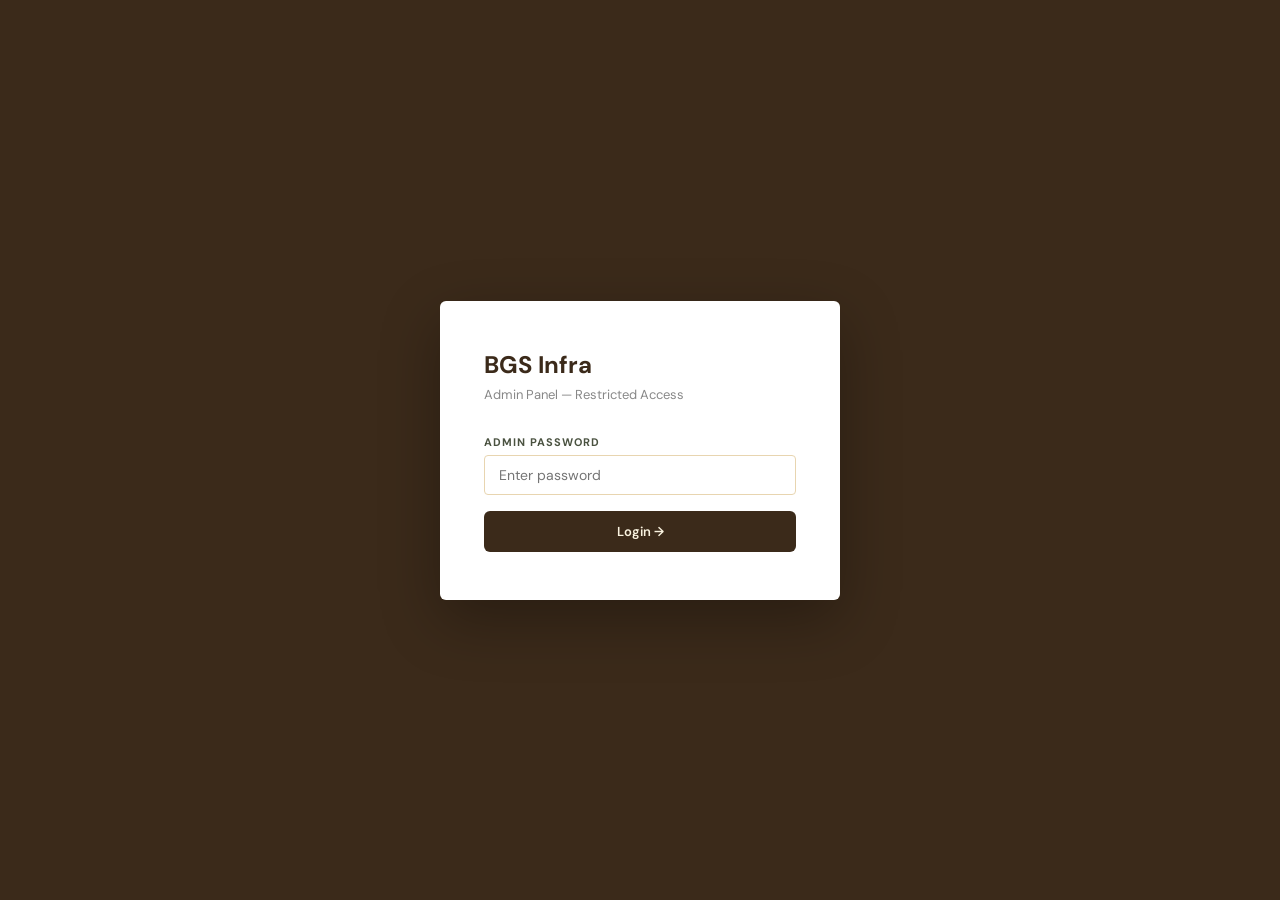
<file: admin/index.html>
<!DOCTYPE html>
<html lang="en">
<head>
  <meta charset="UTF-8">
  <meta name="viewport" content="width=device-width, initial-scale=1.0">
  <title>BGS Infra — Admin Panel</title>
  <link href="https://fonts.googleapis.com/css2?family=DM+Sans:wght@300;400;500;600&display=swap" rel="stylesheet">
  <style>
    :root {
      --brown:#3B2A1A; --brown-mid:#6B4226; --accent:#A0673A;
      --olive:#4A5240; --cream:#FAF3E0; --cream-dark:#E8D5B0;
      --bg:#F4F1EB; --white:#fff;
      --green:#2D6A2D; --red:#8B1A1A; --yellow:#7A5C00;
      --shadow:0 2px 16px rgba(59,42,26,.1);
      --radius:6px;
    }
    *,*::before,*::after{margin:0;padding:0;box-sizing:border-box;}
    body{font-family:'DM Sans',sans-serif;background:var(--bg);color:var(--brown);min-height:100vh;display:flex;}

    /* Sidebar */
    .sidebar{width:240px;background:var(--brown);min-height:100vh;flex-shrink:0;display:flex;flex-direction:column;}
    .sidebar-logo{padding:24px 20px;border-bottom:1px solid rgba(255,255,255,.08);}
    .sidebar-logo .name{font-size:17px;font-weight:700;color:var(--cream);display:block;}
    .sidebar-logo .sub{font-size:10px;letter-spacing:2px;text-transform:uppercase;color:var(--cream-dark);opacity:.5;margin-top:3px;display:block;}
    .sidebar-nav{padding:16px 0;flex:1;}
    .sidebar-nav a{display:flex;align-items:center;gap:10px;padding:12px 20px;color:rgba(255,255,255,.55);font-size:14px;font-weight:500;text-decoration:none;transition:all .2s;border-left:3px solid transparent;}
    .sidebar-nav a:hover{color:#fff;background:rgba(255,255,255,.04);}
    .sidebar-nav a.active{color:#fff;background:rgba(255,255,255,.06);border-left-color:var(--accent);}
    .sidebar-nav .icon{font-size:16px;width:20px;text-align:center;}
    .sidebar-footer{padding:20px;border-top:1px solid rgba(255,255,255,.08);}
    .sidebar-footer a{color:rgba(255,255,255,.4);font-size:13px;text-decoration:none;display:block;padding:8px 0;}
    .sidebar-footer a:hover{color:#fff;}

    /* Main */
    .main{flex:1;overflow:auto;}
    .topbar{background:var(--white);padding:0 32px;height:60px;display:flex;align-items:center;justify-content:space-between;border-bottom:1px solid #e8e0d4;box-shadow:var(--shadow);}
    .topbar-title{font-size:17px;font-weight:600;color:var(--brown);}
    .topbar-user{font-size:13px;color:var(--accent);}
    .logout-btn{background:none;border:1px solid var(--cream-dark);color:var(--brown-mid);padding:6px 14px;border-radius:var(--radius);font-size:13px;cursor:pointer;transition:all .2s;}
    .logout-btn:hover{background:var(--brown);color:var(--cream);}

    .content{padding:32px;}

    /* Stat cards */
    .stats-row{display:grid;grid-template-columns:repeat(4,1fr);gap:20px;margin-bottom:32px;}
    .stat-card{background:var(--white);border-radius:var(--radius);padding:24px;box-shadow:var(--shadow);}
    .stat-card .label{font-size:11px;font-weight:700;letter-spacing:1.5px;text-transform:uppercase;color:var(--olive);margin-bottom:10px;}
    .stat-card .value{font-size:36px;font-weight:700;color:var(--brown);line-height:1;}
    .stat-card .sub{font-size:12px;color:#888;margin-top:8px;}
    .stat-card.green .value{color:var(--green);}
    .stat-card.red   .value{color:var(--red);}

    /* Table */
    .card{background:var(--white);border-radius:var(--radius);box-shadow:var(--shadow);overflow:hidden;margin-bottom:28px;}
    .card-header{padding:20px 24px;border-bottom:1px solid #f0e8dc;display:flex;align-items:center;justify-content:space-between;}
    .card-header h3{font-size:15px;font-weight:700;color:var(--brown);}
    .card-body{padding:0;}
    table{width:100%;border-collapse:collapse;}
    th{padding:12px 16px;text-align:left;font-size:11px;font-weight:700;letter-spacing:1px;text-transform:uppercase;color:var(--olive);background:#faf7f2;border-bottom:1px solid #f0e8dc;}
    td{padding:14px 16px;font-size:14px;color:var(--brown);border-bottom:1px solid #f8f4ee;}
    tr:last-child td{border-bottom:none;}
    tr:hover td{background:#fdf9f5;}

    /* Status badges */
    .badge{display:inline-block;padding:4px 10px;border-radius:3px;font-size:11px;font-weight:700;letter-spacing:.5px;text-transform:uppercase;}
    .badge-new{background:#FFF3CD;color:var(--yellow);}
    .badge-contacted{background:#D4EDDA;color:var(--green);}
    .badge-closed{background:#F0F0F0;color:#666;}

    /* Status select */
    .status-select{border:1px solid var(--cream-dark);border-radius:4px;padding:5px 8px;font-size:12px;font-family:'DM Sans',sans-serif;color:var(--brown);background:var(--white);cursor:pointer;}

    /* Buttons */
    .btn{display:inline-flex;align-items:center;gap:6px;padding:9px 18px;border-radius:var(--radius);font-family:'DM Sans',sans-serif;font-size:13px;font-weight:600;cursor:pointer;border:none;transition:all .2s;}
    .btn-primary{background:var(--brown);color:var(--cream);}
    .btn-primary:hover{background:var(--brown-mid);}
    .btn-danger{background:transparent;color:var(--red);border:1px solid var(--red);padding:5px 10px;font-size:12px;}
    .btn-danger:hover{background:var(--red);color:#fff;}

    /* Modal */
    .modal-overlay{display:none;position:fixed;inset:0;background:rgba(0,0,0,.5);z-index:100;align-items:center;justify-content:center;}
    .modal-overlay.open{display:flex;}
    .modal{background:var(--white);border-radius:var(--radius);padding:36px;width:100%;max-width:520px;box-shadow:0 20px 60px rgba(0,0,0,.2);}
    .modal h3{font-size:18px;color:var(--brown);margin-bottom:24px;}
    .form-group{margin-bottom:16px;}
    .form-group label{display:block;font-size:11px;font-weight:700;letter-spacing:1px;text-transform:uppercase;color:var(--olive);margin-bottom:6px;}
    .form-group input,.form-group select,.form-group textarea{width:100%;border:1.5px solid var(--cream-dark);border-radius:4px;padding:10px 14px;font-family:'DM Sans',sans-serif;font-size:14px;color:var(--brown);outline:none;transition:border-color .2s;}
    .form-group input:focus,.form-group select:focus,.form-group textarea:focus{border-color:var(--accent);}
    .form-group textarea{height:90px;resize:vertical;}
    .modal-btns{display:flex;gap:12px;justify-content:flex-end;margin-top:24px;}

    /* Login screen */
    .login-screen{display:flex;align-items:center;justify-content:center;min-height:100vh;width:100%;background:var(--brown);}
    .login-box{background:var(--white);border-radius:var(--radius);padding:48px 44px;width:100%;max-width:400px;box-shadow:0 20px 60px rgba(0,0,0,.3);}
    .login-box .logo{font-size:24px;font-weight:700;color:var(--brown);margin-bottom:6px;}
    .login-box .sub{font-size:13px;color:#888;margin-bottom:32px;}
    .login-error{color:var(--red);font-size:13px;margin-top:12px;display:none;}

    /* Search */
    .search-input{border:1.5px solid var(--cream-dark);border-radius:var(--radius);padding:8px 14px;font-family:'DM Sans',sans-serif;font-size:14px;color:var(--brown);outline:none;width:240px;}
    .search-input:focus{border-color:var(--accent);}

    @media(max-width:900px){
      .stats-row{grid-template-columns:1fr 1fr;}
      .sidebar{display:none;}
    }
  </style>
</head>
<body>

<!-- ══ LOGIN ════════════════════════════════════════════════ -->
<div class="login-screen" id="loginScreen">
  <div class="login-box">
    <div class="logo">BGS Infra</div>
    <div class="sub">Admin Panel — Restricted Access</div>
    <div class="form-group">
      <label>Admin Password</label>
      <input type="password" id="loginPassword" placeholder="Enter password" onkeydown="if(event.key==='Enter')doLogin()">
    </div>
    <button class="btn btn-primary" style="width:100%;justify-content:center;padding:12px;" onclick="doLogin()">
      Login →
    </button>
    <div class="login-error" id="loginError">Incorrect password. Try again.</div>
  </div>
</div>

<!-- ══ DASHBOARD ════════════════════════════════════════════ -->
<div id="dashboardScreen" style="display:none;width:100%;display:none;flex:1;">
  <!-- Sidebar -->
  <div class="sidebar">
    <div class="sidebar-logo">
      <span class="name">BGS Infra</span>
      <span class="sub">Admin Panel</span>
    </div>
    <nav class="sidebar-nav">
      <a href="#" class="active" onclick="showSection('enquiries',this)">
        <span class="icon">📋</span> Enquiries
      </a>
      <a href="#" onclick="showSection('projects',this)">
        <span class="icon">🏗️</span> Projects
      </a>
      <a href="/" target="_blank">
        <span class="icon">🌐</span> View Website
      </a>
    </nav>
    <div class="sidebar-footer">
      <a href="#" onclick="logout()">← Logout</a>
    </div>
  </div>

  <!-- Main content -->
  <div class="main">
    <div class="topbar">
      <div class="topbar-title" id="topbarTitle">Enquiries</div>
      <div style="display:flex;align-items:center;gap:16px;">
        <input class="search-input" id="searchInput" placeholder="Search by name or phone…" oninput="filterTable()">
        <button class="logout-btn" onclick="logout()">Logout</button>
      </div>
    </div>

    <div class="content">

      <!-- Stats Row -->
      <div class="stats-row" id="statsRow">
        <div class="stat-card">
          <div class="label">Total Enquiries</div>
          <div class="value" id="statTotal">—</div>
          <div class="sub">All time</div>
        </div>
        <div class="stat-card green">
          <div class="label">New Leads</div>
          <div class="value" id="statNew">—</div>
          <div class="sub">Awaiting contact</div>
        </div>
        <div class="stat-card">
          <div class="label">Contacted</div>
          <div class="value" id="statContacted">—</div>
          <div class="sub">Follow-up done</div>
        </div>
        <div class="stat-card">
          <div class="label">Projects Listed</div>
          <div class="value" id="statProjects">—</div>
          <div class="sub">On website</div>
        </div>
      </div>

      <!-- ENQUIRIES SECTION -->
      <div id="sectionEnquiries">
        <div class="card">
          <div class="card-header">
            <h3>All Enquiries</h3>
          </div>
          <div class="card-body">
            <table>
              <thead>
                <tr>
                  <th>Date</th>
                  <th>Name</th>
                  <th>Phone</th>
                  <th>Service</th>
                  <th>Message</th>
                  <th>Status</th>
                </tr>
              </thead>
              <tbody id="enquiriesTableBody">
                <tr><td colspan="6" style="text-align:center;padding:32px;color:#aaa;">Loading…</td></tr>
              </tbody>
            </table>
          </div>
        </div>
      </div>

      <!-- PROJECTS SECTION -->
      <div id="sectionProjects" style="display:none;">
        <div style="display:flex;justify-content:flex-end;margin-bottom:16px;">
          <button class="btn btn-primary" onclick="openAddProject()">+ Add Project</button>
        </div>
        <div class="card">
          <div class="card-header"><h3>All Projects</h3></div>
          <div class="card-body">
            <table>
              <thead>
                <tr><th>Title</th><th>Service Type</th><th>Location</th><th>Year</th><th>Featured</th><th>Action</th></tr>
              </thead>
              <tbody id="projectsTableBody">
                <tr><td colspan="6" style="text-align:center;padding:32px;color:#aaa;">Loading…</td></tr>
              </tbody>
            </table>
          </div>
        </div>
      </div>

    </div><!-- /content -->
  </div><!-- /main -->
</div><!-- /dashboard -->

<!-- ══ ADD PROJECT MODAL ════════════════════════════════════ -->
<div class="modal-overlay" id="addProjectModal">
  <div class="modal">
    <h3>Add New Project</h3>
    <div class="form-group">
      <label>Project Title *</label>
      <input type="text" id="projTitle" placeholder="e.g. Hill View CHS, Thane">
    </div>
    <div class="form-group">
      <label>Service Type *</label>
      <select id="projType">
        <option value="">Select type</option>
        <option>Structural Strengthening</option>
        <option>Waterproofing</option>
        <option>Plastering</option>
        <option>Painting</option>
      </select>
    </div>
    <div class="form-group">
      <label>Location</label>
      <input type="text" id="projLocation" placeholder="e.g. Thane West">
    </div>
    <div class="form-group">
      <label>Description</label>
      <textarea id="projDesc" placeholder="Brief description of the work done…"></textarea>
    </div>
    <div class="form-group">
      <label>Image URL (from Cloudinary or Google Drive)</label>
      <input type="url" id="projImage" placeholder="https://…">
    </div>
    <div class="form-group">
      <label>Year Completed</label>
      <input type="number" id="projYear" placeholder="2025" value="2025">
    </div>
    <div class="form-group" style="display:flex;align-items:center;gap:10px;">
      <input type="checkbox" id="projFeatured" style="width:auto;">
      <label for="projFeatured" style="text-transform:none;letter-spacing:0;font-size:14px;font-weight:500;">Show on homepage as featured project</label>
    </div>
    <div class="modal-btns">
      <button class="btn" style="background:#f0e8dc;color:var(--brown);" onclick="closeModal()">Cancel</button>
      <button class="btn btn-primary" onclick="saveProject()">Save Project</button>
    </div>
  </div>
</div>

<script>
// ── REPLACE WITH YOUR RAILWAY BACKEND URL ────────────────
const API = 'https://YOUR-RAILWAY-APP.up.railway.app';
let authToken = '';
let allEnquiries = [];

// ── Login ─────────────────────────────────────────────────
async function doLogin() {
  const pw  = document.getElementById('loginPassword').value;
  const err = document.getElementById('loginError');
  err.style.display = 'none';

  const res = await fetch(`${API}/api/admin/login`, {
    method:'POST',
    headers:{'Content-Type':'application/json'},
    body: JSON.stringify({password: pw})
  });

  if (res.ok) {
    const data = await res.json();
    authToken = data.token;
    sessionStorage.setItem('bgs_token', authToken);
    showDashboard();
  } else {
    err.style.display = 'block';
  }
}

function showDashboard() {
  document.getElementById('loginScreen').style.display    = 'none';
  document.getElementById('dashboardScreen').style.display = 'flex';
  loadEnquiries();
  loadProjects();
}

// ── Auto-login if token stored ────────────────────────────
window.addEventListener('DOMContentLoaded', () => {
  const stored = sessionStorage.getItem('bgs_token');
  if (stored) { authToken = stored; showDashboard(); }
});

function logout() {
  sessionStorage.removeItem('bgs_token');
  authToken = '';
  document.getElementById('dashboardScreen').style.display = 'none';
  document.getElementById('loginScreen').style.display     = 'flex';
  document.getElementById('loginPassword').value = '';
}

// ── Section switcher ──────────────────────────────────────
function showSection(name, el) {
  document.querySelectorAll('.sidebar-nav a').forEach(a => a.classList.remove('active'));
  if (el) el.classList.add('active');
  document.getElementById('sectionEnquiries').style.display = name === 'enquiries' ? 'block' : 'none';
  document.getElementById('sectionProjects').style.display  = name === 'projects'  ? 'block' : 'none';
  document.getElementById('topbarTitle').textContent = name === 'enquiries' ? 'Enquiries' : 'Projects';
}

// ── Enquiries ─────────────────────────────────────────────
async function loadEnquiries() {
  const res  = await fetch(`${API}/api/admin/enquiries`, {
    headers:{'Authorization': `Bearer ${authToken}`}
  });
  allEnquiries = await res.json();
  renderEnquiries(allEnquiries);

  document.getElementById('statTotal').textContent     = allEnquiries.length;
  document.getElementById('statNew').textContent       = allEnquiries.filter(e => e.status === 'new').length;
  document.getElementById('statContacted').textContent = allEnquiries.filter(e => e.status === 'contacted').length;
}

function renderEnquiries(data) {
  const tbody = document.getElementById('enquiriesTableBody');
  if (!data.length) { tbody.innerHTML = '<tr><td colspan="6" style="text-align:center;padding:32px;color:#aaa;">No enquiries yet.</td></tr>'; return; }
  tbody.innerHTML = data.map(e => `
    <tr>
      <td style="white-space:nowrap;font-size:12px;">${new Date(e.created_at).toLocaleDateString('en-IN')}</td>
      <td><strong>${e.name}</strong></td>
      <td><a href="tel:${e.phone}" style="color:var(--accent);">${e.phone}</a></td>
      <td>${e.service || '—'}</td>
      <td style="max-width:200px;white-space:nowrap;overflow:hidden;text-overflow:ellipsis;">${e.message || '—'}</td>
      <td>
        <select class="status-select" onchange="updateStatus(${e.id}, this.value)">
          <option value="new"       ${e.status==='new'       ? 'selected':''}>🟡 New</option>
          <option value="contacted" ${e.status==='contacted' ? 'selected':''}>🟢 Contacted</option>
          <option value="closed"    ${e.status==='closed'    ? 'selected':''}>⚫ Closed</option>
        </select>
      </td>
    </tr>`).join('');
}

function filterTable() {
  const q = document.getElementById('searchInput').value.toLowerCase();
  const filtered = allEnquiries.filter(e =>
    e.name.toLowerCase().includes(q) || (e.phone || '').includes(q)
  );
  renderEnquiries(filtered);
}

async function updateStatus(id, status) {
  await fetch(`${API}/api/admin/enquiries/${id}`, {
    method:'PATCH',
    headers:{'Content-Type':'application/json','Authorization':`Bearer ${authToken}`},
    body: JSON.stringify({status})
  });
  // Update local data
  const e = allEnquiries.find(e => e.id === id);
  if (e) e.status = status;
  document.getElementById('statNew').textContent       = allEnquiries.filter(e => e.status === 'new').length;
  document.getElementById('statContacted').textContent = allEnquiries.filter(e => e.status === 'contacted').length;
}

// ── Projects ──────────────────────────────────────────────
let allProjects = [];
async function loadProjects() {
  const res = await fetch(`${API}/api/projects`);
  allProjects = await res.json();
  document.getElementById('statProjects').textContent = allProjects.length;
  renderProjects();
}

function renderProjects() {
  const tbody = document.getElementById('projectsTableBody');
  if (!allProjects.length) { tbody.innerHTML = '<tr><td colspan="6" style="text-align:center;padding:32px;color:#aaa;">No projects yet.</td></tr>'; return; }
  tbody.innerHTML = allProjects.map(p => `
    <tr>
      <td><strong>${p.title}</strong></td>
      <td>${p.service_type}</td>
      <td>${p.location || '—'}</td>
      <td>${p.year}</td>
      <td>${p.is_featured ? '⭐ Yes' : '—'}</td>
      <td><button class="btn btn-danger" onclick="deleteProject(${p.id})">Delete</button></td>
    </tr>`).join('');
}

function openAddProject() {
  document.getElementById('addProjectModal').classList.add('open');
}
function closeModal() {
  document.getElementById('addProjectModal').classList.remove('open');
}

async function saveProject() {
  const title = document.getElementById('projTitle').value.trim();
  const type  = document.getElementById('projType').value;
  if (!title || !type) { alert('Title and service type are required.'); return; }

  const res = await fetch(`${API}/api/admin/projects`, {
    method:'POST',
    headers:{'Content-Type':'application/json','Authorization':`Bearer ${authToken}`},
    body: JSON.stringify({
      title,
      service_type: type,
      location:    document.getElementById('projLocation').value.trim(),
      description: document.getElementById('projDesc').value.trim(),
      image_url:   document.getElementById('projImage').value.trim(),
      year:        parseInt(document.getElementById('projYear').value) || 2025,
      is_featured: document.getElementById('projFeatured').checked,
    })
  });

  if (res.ok) {
    closeModal();
    loadProjects();
    alert('Project added successfully!');
  } else {
    alert('Failed to save project. Check console.');
  }
}

async function deleteProject(id) {
  if (!confirm('Delete this project? This cannot be undone.')) return;
  await fetch(`${API}/api/admin/projects/${id}`, {
    method:'DELETE',
    headers:{'Authorization':`Bearer ${authToken}`}
  });
  loadProjects();
}
</script>
</body>
</html>
</file>
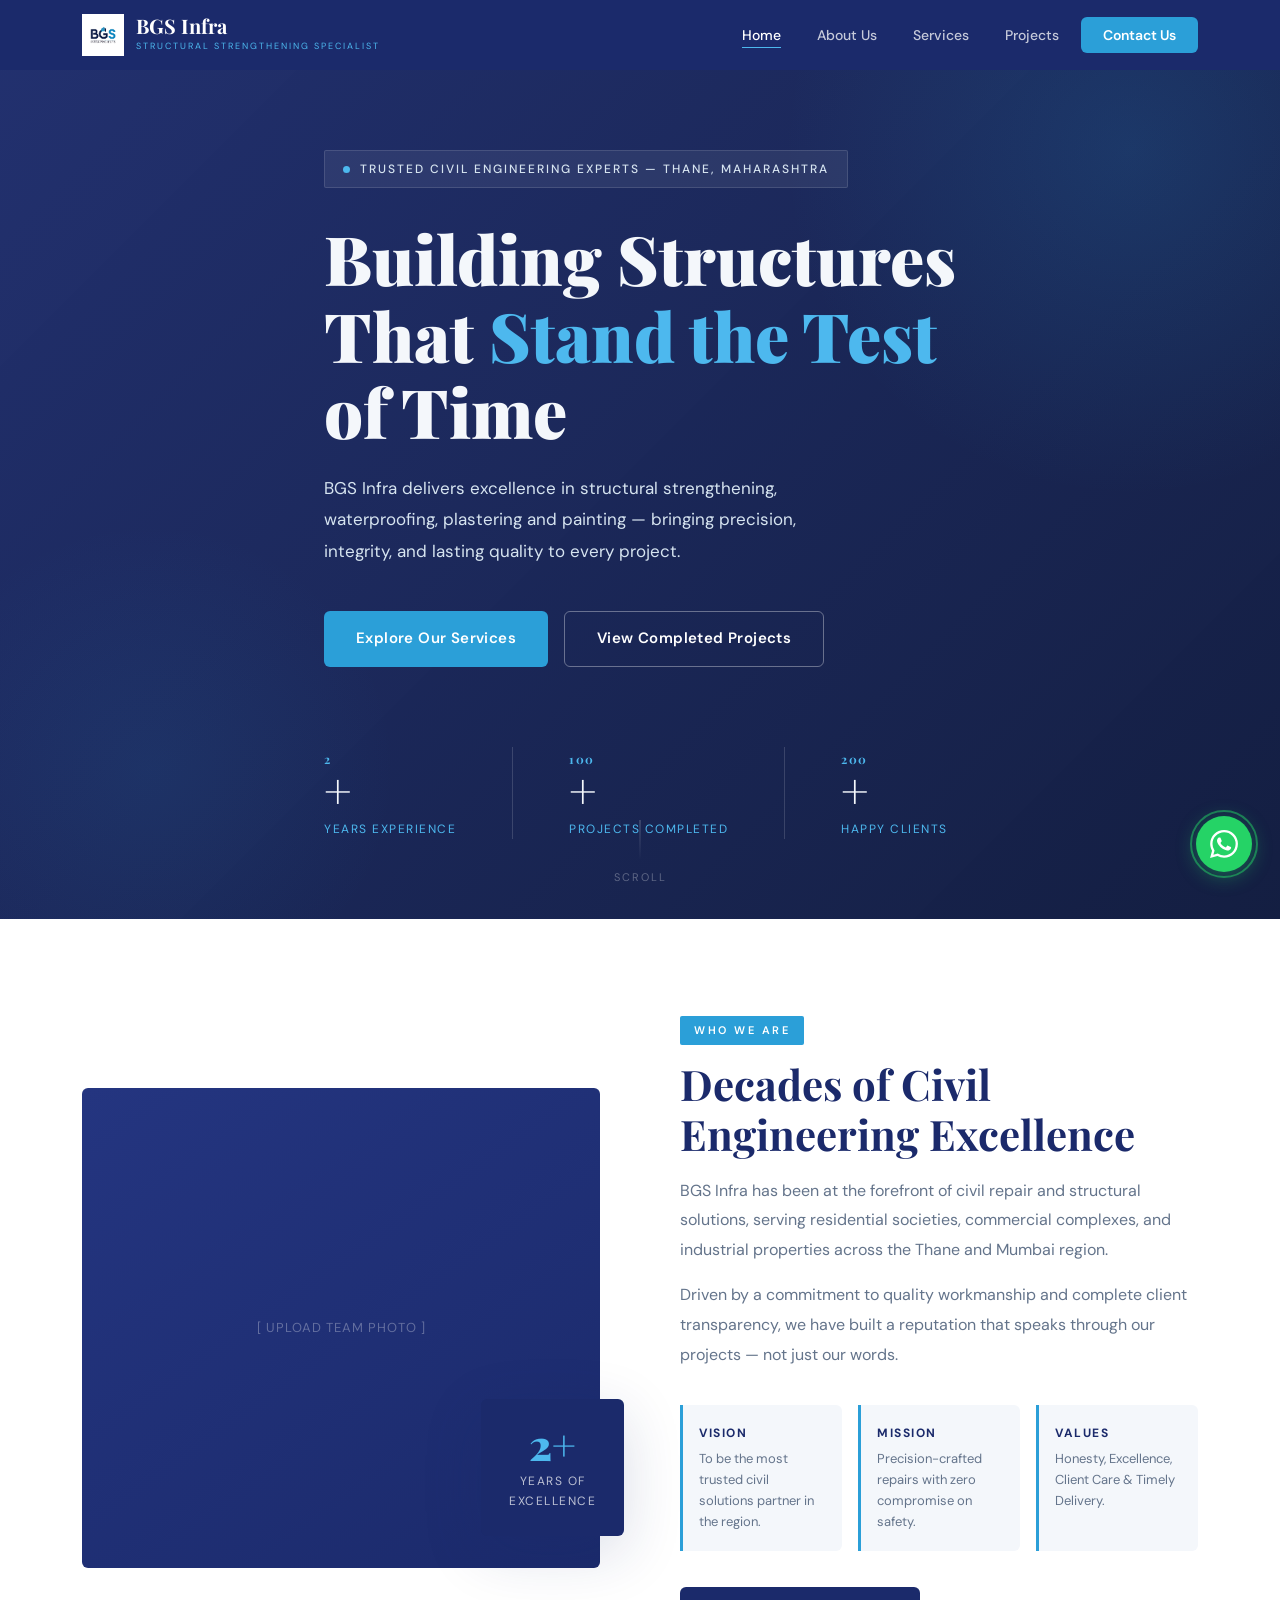
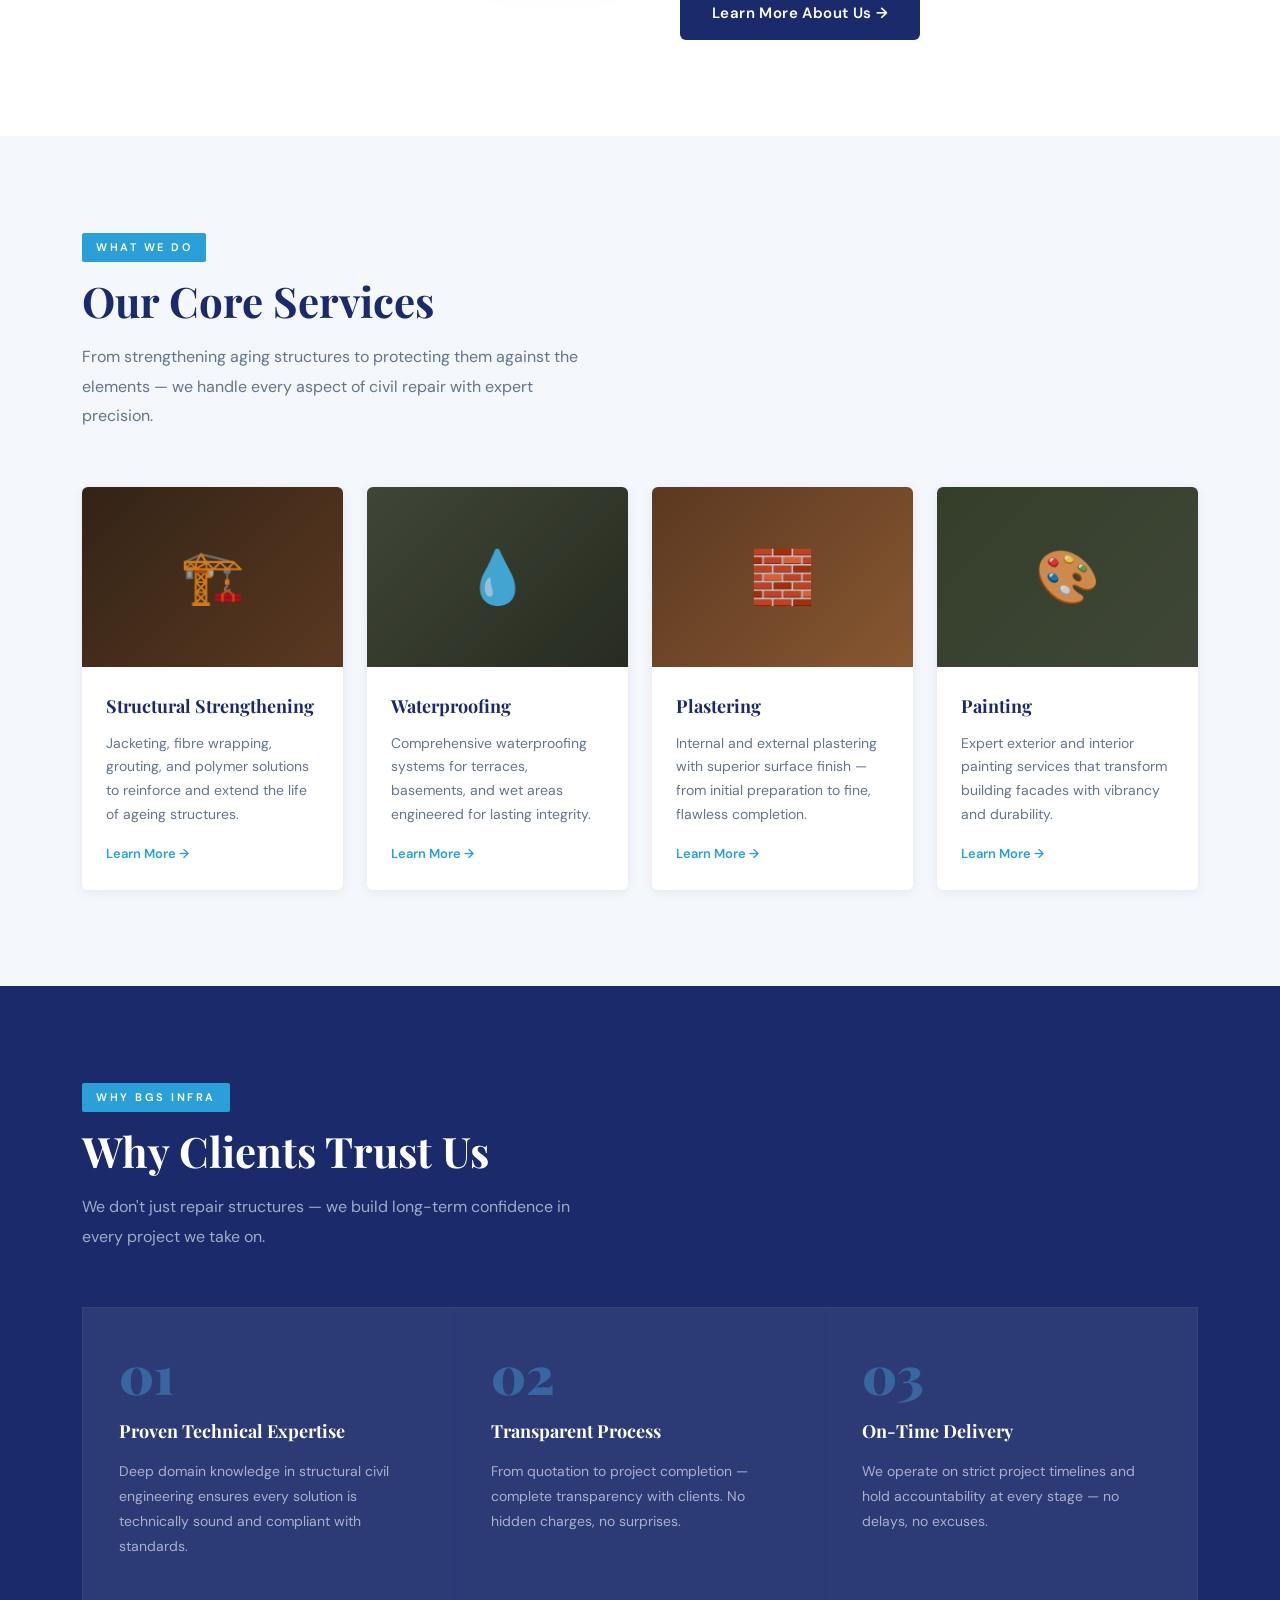
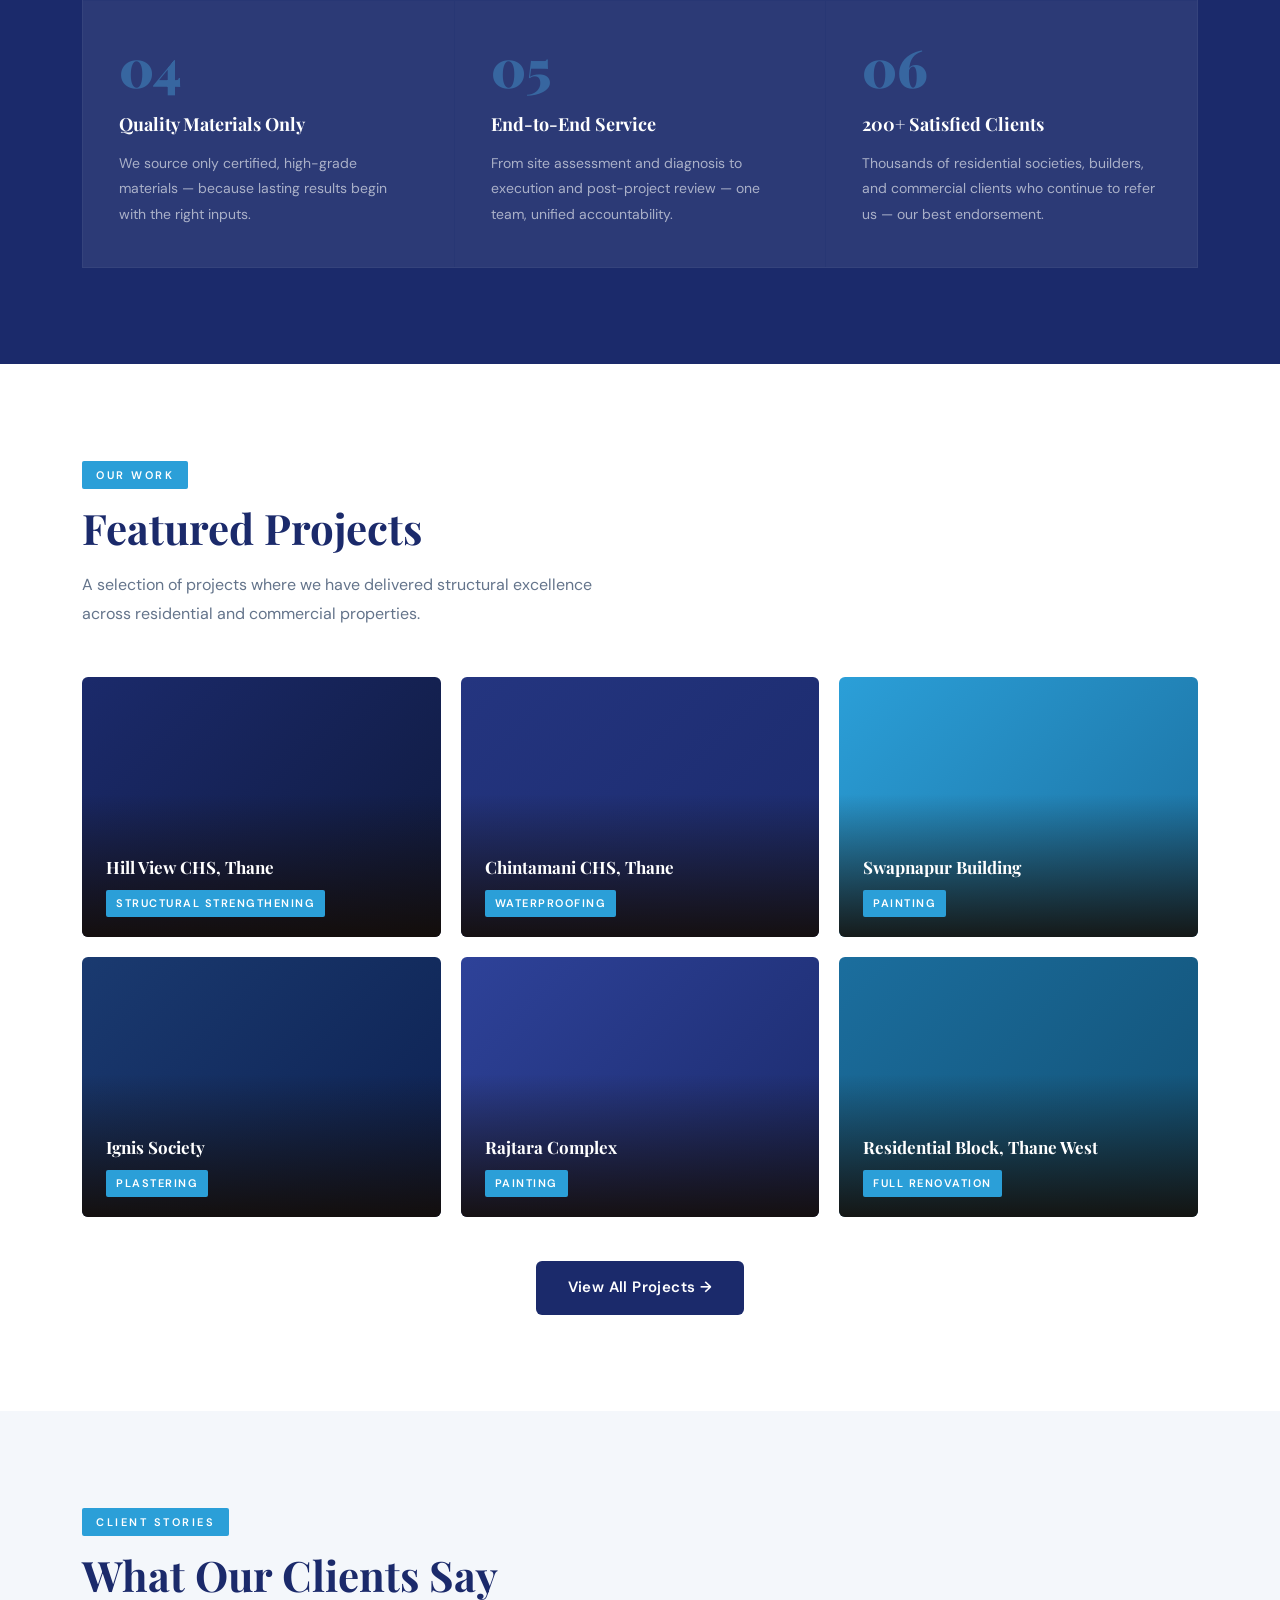
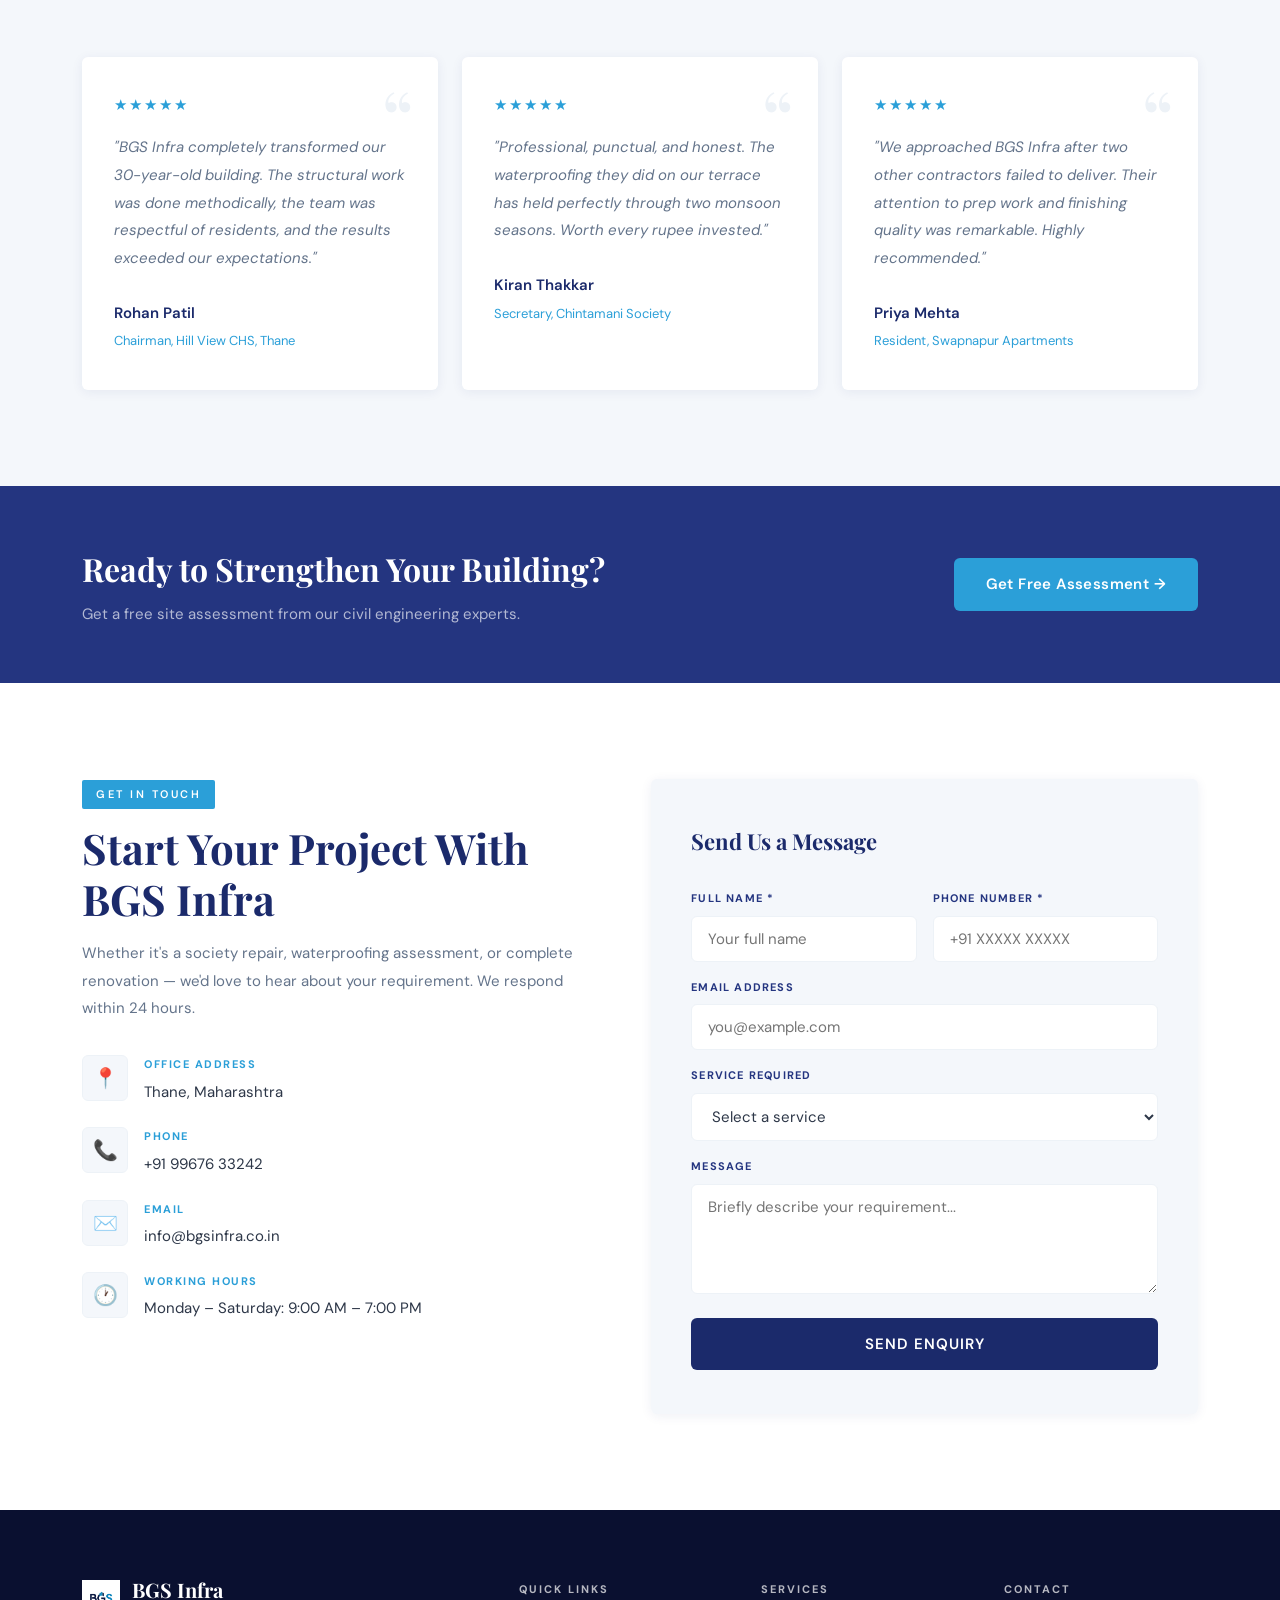
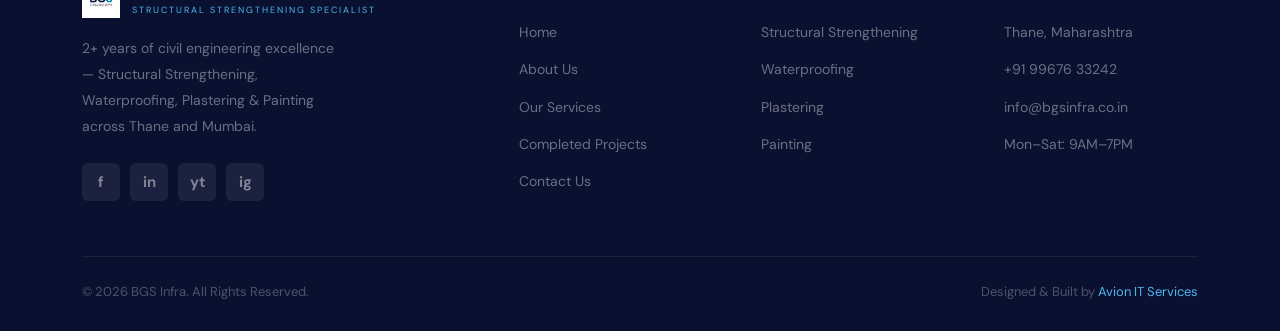
<file: frontend/index.html>
<!DOCTYPE html>
<html lang="en">
<head>
  <meta charset="UTF-8">
  <meta name="viewport" content="width=device-width, initial-scale=1.0">
  <title>BGS Infra — Building Tomorrow's Foundations | Civil Engineering Thane</title>
  <meta name="description" content="BGS Infra is a trusted civil engineering company in Thane offering structural strengthening, waterproofing, plastering and painting services for residential and commercial buildings.">
  <meta property="og:title"       content="BGS Infra — Civil Engineering Thane">
  <meta property="og:description" content="15+ years of civil engineering excellence. Structural Strengthening, Waterproofing, Plastering & Painting.">
  <meta property="og:type"        content="website">

  <!-- AOS -->
  <link rel="stylesheet" href="https://unpkg.com/aos@2.3.4/dist/aos.css">
  <!-- Main CSS -->
  <link rel="stylesheet" href="css/style.css">
  <link rel="icon" type="image/x-icon" href="assets/favicon.ico">
<link rel="icon" type="image/png" sizes="32x32" href="assets/favicon-32x32.png">
<link rel="icon" type="image/png" sizes="16x16" href="assets/favicon-16x16.png">
</head>
<body>

<!-- ══ NAVBAR ══════════════════════════════════════════════ -->
<nav class="navbar" id="navbar">
  <div class="nav-inner">
    <a href="index.html" class="nav-logo">
      <img src="assets/logo.png" alt="BGS Infra Logo" class="nav-logo-icon" style="object-fit:contain;">
      <div class="nav-logo-text">
        <span class="name">BGS Infra</span>
        <span class="tagline">STRUCTURAL STRENGTHENING SPECIALIST</span>
      </div>
    </a>
    <ul class="nav-links">
      <li><a href="index.html"    class="active">Home</a></li>
      <li><a href="about.html">About Us</a></li>
      <li><a href="services.html">Services</a></li>
      <li><a href="projects.html">Projects</a></li>
      <li><a href="contact.html" class="nav-cta">Contact Us</a></li>
    </ul>
    <button class="nav-hamburger" id="hamburger" aria-label="Menu">
      <span></span><span></span><span></span>
    </button>
  </div>
  <div class="nav-mobile" id="navMobile">
    <a href="index.html">Home</a>
    <a href="about.html">About Us</a>
    <a href="services.html">Services</a>
    <a href="projects.html">Projects</a>
    <a href="contact.html" class="nav-cta">Contact Us</a>
  </div>
</nav>

<!-- ══ HERO ════════════════════════════════════════════════ -->
<section class="hero">
  <div class="hero-inner">
    <div class="hero-badge" data-aos="fade-down" data-aos-duration="600">
      <span class="hero-badge-dot"></span>
      Trusted Civil Engineering Experts — Thane, Maharashtra
    </div>
    <h1 class="hero-title" id="heroTitle" data-aos="fade-up" data-aos-delay="100">
      Building Structures<br>That <em>Stand the Test</em><br>of Time
    </h1>
    <p class="hero-desc" data-aos="fade-up" data-aos-delay="200">
      BGS Infra delivers excellence in structural strengthening, waterproofing, plastering and painting — bringing precision, integrity, and lasting quality to every project.
    </p>
    <div class="hero-btns" data-aos="fade-up" data-aos-delay="300">
      <a href="services.html" class="btn btn-primary">Explore Our Services</a>
      <a href="projects.html" class="btn btn-outline">View Completed Projects</a>
    </div>
    <div class="hero-stats" data-aos="fade-up" data-aos-delay="400">
      <div class="hero-stat">
        <strong><span class="counter" data-target="2">0</span>+</strong>
        <span>Years Experience</span>
      </div>
      <div class="hero-stat-divider"></div>
      <div class="hero-stat">
        <strong><span class="counter" data-target="100">0</span>+</strong>
        <span>Projects Completed</span>
      </div>
      <div class="hero-stat-divider"></div>
      <div class="hero-stat">
        <strong><span class="counter" data-target="200">0</span>+</strong>
        <span>Happy Clients</span>
      </div>
    </div>
  </div>
  <div class="hero-scroll">
    <div class="hero-scroll-line"></div>
    Scroll
  </div>
</section>

<!-- ══ ABOUT ═══════════════════════════════════════════════ -->
<section class="about section-pad">
  <div class="container">
    <div class="about-grid">
      <div class="about-img-wrap" data-aos="fade-right">
        <!-- Replace src with a real team/site photo -->
        <div class="about-img-placeholder">[ Upload Team Photo ]</div>
        <div class="about-badge-exp">
          <strong>2+</strong>
          <span>Years of<br>Excellence</span>
        </div>
      </div>
      <div data-aos="fade-left" data-aos-delay="100">
        <span class="section-label">Who We Are</span>
        <h2 class="section-title">Decades of Civil Engineering Excellence</h2>
        <p style="color:var(--text-muted);font-size:16px;line-height:1.85;margin-bottom:16px;">
          BGS Infra has been at the forefront of civil repair and structural solutions, serving residential societies, commercial complexes, and industrial properties across the Thane and Mumbai region.
        </p>
        <p style="color:var(--text-muted);font-size:16px;line-height:1.85;margin-bottom:30px;">
          Driven by a commitment to quality workmanship and complete client transparency, we have built a reputation that speaks through our projects — not just our words.
        </p>
        <div class="about-values">
          <div class="value-card">
            <strong>Vision</strong>
            <p>To be the most trusted civil solutions partner in the region.</p>
          </div>
          <div class="value-card">
            <strong>Mission</strong>
            <p>Precision-crafted repairs with zero compromise on safety.</p>
          </div>
          <div class="value-card">
            <strong>Values</strong>
            <p>Honesty, Excellence, Client Care & Timely Delivery.</p>
          </div>
        </div>
        <a href="about.html" class="btn btn-dark" style="margin-top:36px;">Learn More About Us →</a>
      </div>
    </div>
  </div>
</section>

<!-- ══ SERVICES ════════════════════════════════════════════ -->
<section class="services section-pad">
  <div class="container">
    <div data-aos="fade-up">
      <span class="section-label">What We Do</span>
      <h2 class="section-title">Our Core Services</h2>
      <p class="section-sub">From strengthening aging structures to protecting them against the elements — we handle every aspect of civil repair with expert precision.</p>
    </div>
    <div class="services-grid">
      <div class="service-card" data-aos="fade-up" data-aos-delay="0">
        <div class="service-card-img s-bg-1">🏗️</div>
        <div class="service-card-body">
          <h3>Structural Strengthening</h3>
          <p>Jacketing, fibre wrapping, grouting, and polymer solutions to reinforce and extend the life of ageing structures.</p>
          <a href="services.html#structural" class="service-card-link">Learn More →</a>
        </div>
      </div>
      <div class="service-card" data-aos="fade-up" data-aos-delay="80">
        <div class="service-card-img s-bg-2">💧</div>
        <div class="service-card-body">
          <h3>Waterproofing</h3>
          <p>Comprehensive waterproofing systems for terraces, basements, and wet areas engineered for lasting integrity.</p>
          <a href="services.html#waterproofing" class="service-card-link">Learn More →</a>
        </div>
      </div>
      <div class="service-card" data-aos="fade-up" data-aos-delay="160">
        <div class="service-card-img s-bg-3">🧱</div>
        <div class="service-card-body">
          <h3>Plastering</h3>
          <p>Internal and external plastering with superior surface finish — from initial preparation to fine, flawless completion.</p>
          <a href="services.html#plastering" class="service-card-link">Learn More →</a>
        </div>
      </div>
      <div class="service-card" data-aos="fade-up" data-aos-delay="240">
        <div class="service-card-img s-bg-4">🎨</div>
        <div class="service-card-body">
          <h3>Painting</h3>
          <p>Expert exterior and interior painting services that transform building facades with vibrancy and durability.</p>
          <a href="services.html#painting" class="service-card-link">Learn More →</a>
        </div>
      </div>
    </div>
  </div>
</section>

<!-- ══ WHY CHOOSE US ═══════════════════════════════════════ -->
<section class="why section-pad">
  <div class="container">
    <div data-aos="fade-up">
      <span class="section-label">Why BGS Infra</span>
      <h2 class="section-title">Why Clients Trust Us</h2>
      <p class="section-sub" style="color:var(--cream-dark);opacity:.7;">We don't just repair structures — we build long-term confidence in every project we take on.</p>
    </div>
    <div class="why-grid">
      <div class="why-item" data-aos="fade-up" data-aos-delay="0">
        <div class="why-num">01</div>
        <h3>Proven Technical Expertise</h3>
        <p>Deep domain knowledge in structural civil engineering ensures every solution is technically sound and compliant with standards.</p>
      </div>
      <div class="why-item" data-aos="fade-up" data-aos-delay="60">
        <div class="why-num">02</div>
        <h3>Transparent Process</h3>
        <p>From quotation to project completion — complete transparency with clients. No hidden charges, no surprises.</p>
      </div>
      <div class="why-item" data-aos="fade-up" data-aos-delay="120">
        <div class="why-num">03</div>
        <h3>On-Time Delivery</h3>
        <p>We operate on strict project timelines and hold accountability at every stage — no delays, no excuses.</p>
      </div>
      <div class="why-item" data-aos="fade-up" data-aos-delay="0">
        <div class="why-num">04</div>
        <h3>Quality Materials Only</h3>
        <p>We source only certified, high-grade materials — because lasting results begin with the right inputs.</p>
      </div>
      <div class="why-item" data-aos="fade-up" data-aos-delay="60">
        <div class="why-num">05</div>
        <h3>End-to-End Service</h3>
        <p>From site assessment and diagnosis to execution and post-project review — one team, unified accountability.</p>
      </div>
      <div class="why-item" data-aos="fade-up" data-aos-delay="120">
        <div class="why-num">06</div>
        <h3>200+ Satisfied Clients</h3>
        <p>Thousands of residential societies, builders, and commercial clients who continue to refer us — our best endorsement.</p>
      </div>
    </div>
  </div>
</section>

<!-- ══ FEATURED PROJECTS ═══════════════════════════════════ -->
<section class="projects section-pad">
  <div class="container">
    <div data-aos="fade-up">
      <span class="section-label">Our Work</span>
      <h2 class="section-title">Featured Projects</h2>
      <p class="section-sub">A selection of projects where we have delivered structural excellence across residential and commercial properties.</p>
    </div>
    <div class="projects-grid" style="margin-top:48px;">
      <div class="project-card" data-aos="fade-up" data-aos-delay="0">
        <div class="project-card-bg-placeholder p-bg-1"></div>
        <div class="project-overlay"></div>
        <div class="project-info">
          <h4>Hill View CHS, Thane</h4>
          <span class="project-type-badge">Structural Strengthening</span>
        </div>
      </div>
      <div class="project-card" data-aos="fade-up" data-aos-delay="60">
        <div class="project-card-bg-placeholder p-bg-2"></div>
        <div class="project-overlay"></div>
        <div class="project-info">
          <h4>Chintamani CHS, Thane</h4>
          <span class="project-type-badge">Waterproofing</span>
        </div>
      </div>
      <div class="project-card" data-aos="fade-up" data-aos-delay="120">
        <div class="project-card-bg-placeholder p-bg-3"></div>
        <div class="project-overlay"></div>
        <div class="project-info">
          <h4>Swapnapur Building</h4>
          <span class="project-type-badge">Painting</span>
        </div>
      </div>
      <div class="project-card" data-aos="fade-up" data-aos-delay="0">
        <div class="project-card-bg-placeholder p-bg-4"></div>
        <div class="project-overlay"></div>
        <div class="project-info">
          <h4>Ignis Society</h4>
          <span class="project-type-badge">Plastering</span>
        </div>
      </div>
      <div class="project-card" data-aos="fade-up" data-aos-delay="60">
        <div class="project-card-bg-placeholder p-bg-5"></div>
        <div class="project-overlay"></div>
        <div class="project-info">
          <h4>Rajtara Complex</h4>
          <span class="project-type-badge">Painting</span>
        </div>
      </div>
      <div class="project-card" data-aos="fade-up" data-aos-delay="120">
        <div class="project-card-bg-placeholder p-bg-6"></div>
        <div class="project-overlay"></div>
        <div class="project-info">
          <h4>Residential Block, Thane West</h4>
          <span class="project-type-badge">Full Renovation</span>
        </div>
      </div>
    </div>
    <div style="text-align:center;margin-top:44px;" data-aos="fade-up">
      <a href="projects.html" class="btn btn-dark">View All Projects →</a>
    </div>
  </div>
</section>

<!-- ══ TESTIMONIALS ════════════════════════════════════════ -->
<section class="testimonials section-pad">
  <div class="container">
    <div data-aos="fade-up">
      <span class="section-label">Client Stories</span>
      <h2 class="section-title">What Our Clients Say</h2>
    </div>
    <div class="testi-grid">
      <div class="testi-card" data-aos="fade-up" data-aos-delay="0">
        <div class="testi-stars">★★★★★</div>
        <p>"BGS Infra completely transformed our 30-year-old building. The structural work was done methodically, the team was respectful of residents, and the results exceeded our expectations."</p>
        <div class="testi-author">
          <strong>Rohan Patil</strong>
          <span>Chairman, Hill View CHS, Thane</span>
        </div>
      </div>
      <div class="testi-card" data-aos="fade-up" data-aos-delay="80">
        <div class="testi-stars">★★★★★</div>
        <p>"Professional, punctual, and honest. The waterproofing they did on our terrace has held perfectly through two monsoon seasons. Worth every rupee invested."</p>
        <div class="testi-author">
          <strong>Kiran Thakkar</strong>
          <span>Secretary, Chintamani Society</span>
        </div>
      </div>
      <div class="testi-card" data-aos="fade-up" data-aos-delay="160">
        <div class="testi-stars">★★★★★</div>
        <p>"We approached BGS Infra after two other contractors failed to deliver. Their attention to prep work and finishing quality was remarkable. Highly recommended."</p>
        <div class="testi-author">
          <strong>Priya Mehta</strong>
          <span>Resident, Swapnapur Apartments</span>
        </div>
      </div>
    </div>
  </div>
</section>

<!-- ══ CTA STRIP ═══════════════════════════════════════════ -->
<div class="cta-strip">
  <div class="cta-strip-inner">
    <div data-aos="fade-right">
      <h2>Ready to Strengthen Your Building?</h2>
      <p>Get a free site assessment from our civil engineering experts.</p>
    </div>
    <a href="contact.html" class="btn btn-primary" data-aos="fade-left">Get Free Assessment →</a>
  </div>
</div>

<!-- ══ CONTACT SNIPPET ═════════════════════════════════════ -->
<section class="contact section-pad">
  <div class="container">
    <div class="contact-grid">
      <div data-aos="fade-right">
        <span class="section-label">Get In Touch</span>
        <h2 class="section-title">Start Your Project With BGS Infra</h2>
        <p style="color:var(--text-muted);font-size:15px;line-height:1.85;margin-bottom:32px;">
          Whether it's a society repair, waterproofing assessment, or complete renovation — we'd love to hear about your requirement. We respond within 24 hours.
        </p>
        <div class="contact-details">
          <div class="contact-item">
            <div class="contact-icon">📍</div>
            <div class="contact-item-text">
              <strong>Office Address</strong>
              <span><!-- ADD ADDRESS --> Thane, Maharashtra</span>
            </div>
          </div>
          <div class="contact-item">
            <div class="contact-icon">📞</div>
            <div class="contact-item-text">
              <strong>Phone</strong>
              <span><!-- ADD PHONE --> +91 99676 33242</span>
            </div>
          </div>
          <div class="contact-item">
            <div class="contact-icon">✉️</div>
            <div class="contact-item-text">
              <strong>Email</strong>
              <span><!-- ADD EMAIL --> info@bgsinfra.co.in</span>
            </div>
          </div>
          <div class="contact-item">
            <div class="contact-icon">🕐</div>
            <div class="contact-item-text">
              <strong>Working Hours</strong>
              <span>Monday – Saturday: 9:00 AM – 7:00 PM</span>
            </div>
          </div>
        </div>
      </div>
      <div data-aos="fade-left" data-aos-delay="100">
        <div class="contact-form">
          <h3>Send Us a Message</h3>
          <form id="contactForm" novalidate>
            <div class="form-row">
              <div class="form-group">
                <label for="name">Full Name *</label>
                <input type="text" id="name" name="name" placeholder="Your full name" required>
                <span class="form-error-msg" id="nameErr">Please enter your name</span>
              </div>
              <div class="form-group">
                <label for="phone">Phone Number *</label>
                <input type="tel" id="phone" name="phone" placeholder="+91 XXXXX XXXXX" required>
                <span class="form-error-msg" id="phoneErr">Enter a valid 10-digit number</span>
              </div>
            </div>
            <div class="form-group">
              <label for="email">Email Address</label>
              <input type="email" id="email" name="email" placeholder="you@example.com">
            </div>
            <div class="form-group">
              <label for="service">Service Required</label>
              <select id="service" name="service">
                <option value="">Select a service</option>
                <option>Structural Strengthening</option>
                <option>Waterproofing</option>
                <option>Plastering</option>
                <option>Painting</option>
                <option>Multiple Services</option>
                <option>Other</option>
              </select>
            </div>
            <div class="form-group">
              <label for="message">Message</label>
              <textarea id="message" name="message" placeholder="Briefly describe your requirement..."></textarea>
            </div>
            <button type="submit" class="form-submit" id="submitBtn">Send Enquiry</button>
            <div class="form-success" id="formSuccess">
              ✅ Thank you! We will contact you within 24 hours.
            </div>
          </form>
        </div>
      </div>
    </div>
  </div>
</section>

<!-- ══ FOOTER ══════════════════════════════════════════════ -->
<footer>
  <div class="container">
    <div class="footer-grid">
      <div class="footer-brand">
        <div class="logo-wrap">
          <img src="assets/logo.png" alt="BGS Infra" style="width:38px;height:38px;object-fit:contain;">
          <div class="nav-logo-text">
            <span class="name">BGS Infra</span>
            <span class="tagline">STRUCTURAL STRENGTHENING SPECIALIST</span>
          </div>
        </div>
        <p>2+ years of civil engineering excellence — Structural Strengthening, Waterproofing, Plastering & Painting across Thane and Mumbai.</p>
        <div class="footer-socials">
          <a href="#" class="footer-social">f</a>
          <a href="#" class="footer-social">in</a>
          <a href="#" class="footer-social">yt</a>
          <a href="#" class="footer-social">ig</a>
        </div>
      </div>
      <div class="footer-col">
        <h4>Quick Links</h4>
        <ul>
          <li><a href="index.html">Home</a></li>
          <li><a href="about.html">About Us</a></li>
          <li><a href="services.html">Our Services</a></li>
          <li><a href="projects.html">Completed Projects</a></li>
          <li><a href="contact.html">Contact Us</a></li>
        </ul>
      </div>
      <div class="footer-col">
        <h4>Services</h4>
        <ul>
          <li><a href="services.html#structural">Structural Strengthening</a></li>
          <li><a href="services.html#waterproofing">Waterproofing</a></li>
          <li><a href="services.html#plastering">Plastering</a></li>
          <li><a href="services.html#painting">Painting</a></li>
        </ul>
      </div>
      <div class="footer-col">
        <h4>Contact</h4>
        <ul>
          <li><a href="#">Thane, Maharashtra</a></li>
          <li><a href="tel:+919967633242">+91 99676 33242</a></li>
          <li><a href="mailto:info@bgsinfra.co.in">info@bgsinfra.co.in</a></li>
          <li><a href="#">Mon–Sat: 9AM–7PM</a></li>
        </ul>
      </div>
    </div>
    <div class="footer-bottom">
      <span>© 2026 BGS Infra. All Rights Reserved.</span>
      <span>Designed & Built by <a href="https://www.avionit.online/" style="color:var(--olive-light);" target="_blank" rel="noopener noreferrer">Avion IT Services</a></span>
    </div>
  </div>
</footer>

<!-- ══ WHATSAPP FLOAT ══════════════════════════════════════ -->
<!-- CHANGE THE NUMBER BELOW: replace 91XXXXXXXXXX with uncle's number -->
<a href="https://wa.me/919967633242?text=Hi%20BGS%20Infra%2C%20I%20would%20like%20to%20enquire%20about%20your%20services."
   class="whatsapp-float" target="_blank" rel="noopener" aria-label="WhatsApp">
  <svg viewBox="0 0 24 24" xmlns="http://www.w3.org/2000/svg" style="width:28px;height:28px;fill:#fff;flex-shrink:0;">
    <path d="M17.472 14.382c-.297-.149-1.758-.867-2.03-.967-.273-.099-.471-.148-.67.15-.197.297-.767.966-.94 1.164-.173.199-.347.223-.644.075-.297-.15-1.255-.463-2.39-1.475-.883-.788-1.48-1.761-1.653-2.059-.173-.297-.018-.458.13-.606.134-.133.298-.347.446-.52.149-.174.198-.298.298-.497.099-.198.05-.371-.025-.52-.075-.149-.669-1.612-.916-2.207-.242-.579-.487-.5-.669-.51-.173-.008-.371-.01-.57-.01-.198 0-.52.074-.792.372-.272.297-1.04 1.016-1.04 2.479 0 1.462 1.065 2.875 1.213 3.074.149.198 2.096 3.2 5.077 4.487.709.306 1.262.489 1.694.625.712.227 1.36.195 1.871.118.571-.085 1.758-.719 2.006-1.413.248-.694.248-1.289.173-1.413-.074-.124-.272-.198-.57-.347m-5.421 7.403h-.004a9.87 9.87 0 01-5.031-1.378l-.361-.214-3.741.982.998-3.648-.235-.374a9.86 9.86 0 01-1.51-5.26c.001-5.45 4.436-9.884 9.888-9.884 2.64 0 5.122 1.03 6.988 2.898a9.825 9.825 0 012.893 6.994c-.003 5.45-4.437 9.884-9.885 9.884m8.413-18.297A11.815 11.815 0 0012.05 0C5.495 0 .16 5.335.157 11.892c0 2.096.547 4.142 1.588 5.945L.057 24l6.305-1.654a11.882 11.882 0 005.683 1.448h.005c6.554 0 11.89-5.335 11.893-11.893a11.821 11.821 0 00-3.48-8.413Z"/>
  </svg>
</a>

<!-- AOS -->
<script src="https://unpkg.com/aos@2.3.4/dist/aos.js"></script>
<!-- Main JS -->
<script src="js/main.js"></script>
</body>
</html>
</file>
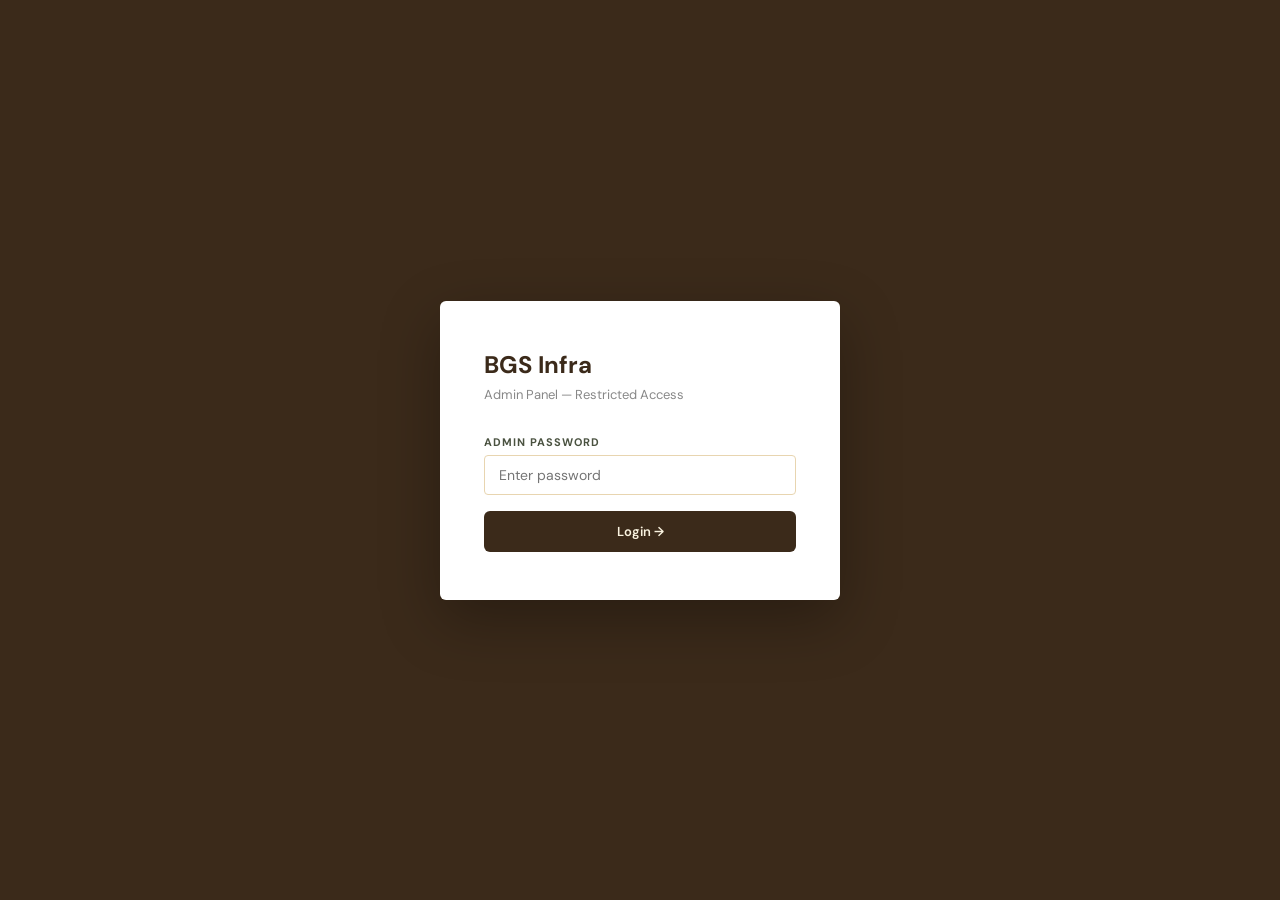
<file: frontend/admin/index.html>
<!DOCTYPE html>
<html lang="en">
<head>
  <meta charset="UTF-8">
  <meta name="viewport" content="width=device-width, initial-scale=1.0">
  <title>BGS Infra — Admin Panel</title>
  <link href="https://fonts.googleapis.com/css2?family=DM+Sans:wght@300;400;500;600&display=swap" rel="stylesheet">
  <style>
    :root {
      --brown:#3B2A1A; --brown-mid:#6B4226; --accent:#A0673A;
      --olive:#4A5240; --cream:#FAF3E0; --cream-dark:#E8D5B0;
      --bg:#F4F1EB; --white:#fff;
      --green:#2D6A2D; --red:#8B1A1A; --yellow:#7A5C00;
      --shadow:0 2px 16px rgba(59,42,26,.1);
      --radius:6px;
    }
    *,*::before,*::after{margin:0;padding:0;box-sizing:border-box;}
    body{font-family:'DM Sans',sans-serif;background:var(--bg);color:var(--brown);min-height:100vh;display:flex;}

    /* Sidebar */
    .sidebar{width:240px;background:var(--brown);min-height:100vh;flex-shrink:0;display:flex;flex-direction:column;}
    .sidebar-logo{padding:24px 20px;border-bottom:1px solid rgba(255,255,255,.08);}
    .sidebar-logo .name{font-size:17px;font-weight:700;color:var(--cream);display:block;}
    .sidebar-logo .sub{font-size:10px;letter-spacing:2px;text-transform:uppercase;color:var(--cream-dark);opacity:.5;margin-top:3px;display:block;}
    .sidebar-nav{padding:16px 0;flex:1;}
    .sidebar-nav a{display:flex;align-items:center;gap:10px;padding:12px 20px;color:rgba(255,255,255,.55);font-size:14px;font-weight:500;text-decoration:none;transition:all .2s;border-left:3px solid transparent;}
    .sidebar-nav a:hover{color:#fff;background:rgba(255,255,255,.04);}
    .sidebar-nav a.active{color:#fff;background:rgba(255,255,255,.06);border-left-color:var(--accent);}
    .sidebar-nav .icon{font-size:16px;width:20px;text-align:center;}
    .sidebar-footer{padding:20px;border-top:1px solid rgba(255,255,255,.08);}
    .sidebar-footer a{color:rgba(255,255,255,.4);font-size:13px;text-decoration:none;display:block;padding:8px 0;}
    .sidebar-footer a:hover{color:#fff;}

    /* Main */
    .main{flex:1;overflow:auto;}
    .topbar{background:var(--white);padding:0 32px;height:60px;display:flex;align-items:center;justify-content:space-between;border-bottom:1px solid #e8e0d4;box-shadow:var(--shadow);}
    .topbar-title{font-size:17px;font-weight:600;color:var(--brown);}
    .topbar-user{font-size:13px;color:var(--accent);}
    .logout-btn{background:none;border:1px solid var(--cream-dark);color:var(--brown-mid);padding:6px 14px;border-radius:var(--radius);font-size:13px;cursor:pointer;transition:all .2s;}
    .logout-btn:hover{background:var(--brown);color:var(--cream);}

    .content{padding:32px;}

    /* Stat cards */
    .stats-row{display:grid;grid-template-columns:repeat(4,1fr);gap:20px;margin-bottom:32px;}
    .stat-card{background:var(--white);border-radius:var(--radius);padding:24px;box-shadow:var(--shadow);}
    .stat-card .label{font-size:11px;font-weight:700;letter-spacing:1.5px;text-transform:uppercase;color:var(--olive);margin-bottom:10px;}
    .stat-card .value{font-size:36px;font-weight:700;color:var(--brown);line-height:1;}
    .stat-card .sub{font-size:12px;color:#888;margin-top:8px;}
    .stat-card.green .value{color:var(--green);}
    .stat-card.red   .value{color:var(--red);}

    /* Table */
    .card{background:var(--white);border-radius:var(--radius);box-shadow:var(--shadow);overflow:hidden;margin-bottom:28px;}
    .card-header{padding:20px 24px;border-bottom:1px solid #f0e8dc;display:flex;align-items:center;justify-content:space-between;}
    .card-header h3{font-size:15px;font-weight:700;color:var(--brown);}
    .card-body{padding:0;}
    table{width:100%;border-collapse:collapse;}
    th{padding:12px 16px;text-align:left;font-size:11px;font-weight:700;letter-spacing:1px;text-transform:uppercase;color:var(--olive);background:#faf7f2;border-bottom:1px solid #f0e8dc;}
    td{padding:14px 16px;font-size:14px;color:var(--brown);border-bottom:1px solid #f8f4ee;}
    tr:last-child td{border-bottom:none;}
    tr:hover td{background:#fdf9f5;}

    /* Status badges */
    .badge{display:inline-block;padding:4px 10px;border-radius:3px;font-size:11px;font-weight:700;letter-spacing:.5px;text-transform:uppercase;}
    .badge-new{background:#FFF3CD;color:var(--yellow);}
    .badge-contacted{background:#D4EDDA;color:var(--green);}
    .badge-closed{background:#F0F0F0;color:#666;}

    /* Status select */
    .status-select{border:1px solid var(--cream-dark);border-radius:4px;padding:5px 8px;font-size:12px;font-family:'DM Sans',sans-serif;color:var(--brown);background:var(--white);cursor:pointer;}

    /* Buttons */
    .btn{display:inline-flex;align-items:center;gap:6px;padding:9px 18px;border-radius:var(--radius);font-family:'DM Sans',sans-serif;font-size:13px;font-weight:600;cursor:pointer;border:none;transition:all .2s;}
    .btn-primary{background:var(--brown);color:var(--cream);}
    .btn-primary:hover{background:var(--brown-mid);}
    .btn-danger{background:transparent;color:var(--red);border:1px solid var(--red);padding:5px 10px;font-size:12px;}
    .btn-danger:hover{background:var(--red);color:#fff;}

    /* Modal */
    .modal-overlay{display:none;position:fixed;inset:0;background:rgba(0,0,0,.5);z-index:100;align-items:center;justify-content:center;}
    .modal-overlay.open{display:flex;}
    .modal{background:var(--white);border-radius:var(--radius);padding:36px;width:100%;max-width:520px;box-shadow:0 20px 60px rgba(0,0,0,.2);}
    .modal h3{font-size:18px;color:var(--brown);margin-bottom:24px;}
    .form-group{margin-bottom:16px;}
    .form-group label{display:block;font-size:11px;font-weight:700;letter-spacing:1px;text-transform:uppercase;color:var(--olive);margin-bottom:6px;}
    .form-group input,.form-group select,.form-group textarea{width:100%;border:1.5px solid var(--cream-dark);border-radius:4px;padding:10px 14px;font-family:'DM Sans',sans-serif;font-size:14px;color:var(--brown);outline:none;transition:border-color .2s;}
    .form-group input:focus,.form-group select:focus,.form-group textarea:focus{border-color:var(--accent);}
    .form-group textarea{height:90px;resize:vertical;}
    .modal-btns{display:flex;gap:12px;justify-content:flex-end;margin-top:24px;}

    /* Login screen */
    .login-screen{display:flex;align-items:center;justify-content:center;min-height:100vh;width:100%;background:var(--brown);}
    .login-box{background:var(--white);border-radius:var(--radius);padding:48px 44px;width:100%;max-width:400px;box-shadow:0 20px 60px rgba(0,0,0,.3);}
    .login-box .logo{font-size:24px;font-weight:700;color:var(--brown);margin-bottom:6px;}
    .login-box .sub{font-size:13px;color:#888;margin-bottom:32px;}
    .login-error{color:var(--red);font-size:13px;margin-top:12px;display:none;}

    /* Search */
    .search-input{border:1.5px solid var(--cream-dark);border-radius:var(--radius);padding:8px 14px;font-family:'DM Sans',sans-serif;font-size:14px;color:var(--brown);outline:none;width:240px;}
    .search-input:focus{border-color:var(--accent);}

    @media(max-width:900px){
      .stats-row{grid-template-columns:1fr 1fr;}
      .sidebar{display:none;}
    }
  </style>
</head>
<body>

<!-- ══ LOGIN ════════════════════════════════════════════════ -->
<div class="login-screen" id="loginScreen">
  <div class="login-box">
    <div class="logo">BGS Infra</div>
    <div class="sub">Admin Panel — Restricted Access</div>
    <div class="form-group">
      <label>Admin Password</label>
      <input type="password" id="loginPassword" placeholder="Enter password" onkeydown="if(event.key==='Enter')doLogin()">
    </div>
    <button class="btn btn-primary" style="width:100%;justify-content:center;padding:12px;" onclick="doLogin()">
      Login →
    </button>
    <div class="login-error" id="loginError">Incorrect password. Try again.</div>
  </div>
</div>

<!-- ══ DASHBOARD ════════════════════════════════════════════ -->
<div id="dashboardScreen" style="display:none;width:100%;display:none;flex:1;">
  <!-- Sidebar -->
  <div class="sidebar">
    <div class="sidebar-logo">
      <span class="name">BGS Infra</span>
      <span class="sub">Admin Panel</span>
    </div>
    <nav class="sidebar-nav">
      <a href="#" class="active" onclick="showSection('enquiries',this)">
        <span class="icon">📋</span> Enquiries
      </a>
      <a href="#" onclick="showSection('projects',this)">
        <span class="icon">🏗️</span> Projects
      </a>
      <a href="/" target="_blank">
        <span class="icon">🌐</span> View Website
      </a>
    </nav>
    <div class="sidebar-footer">
      <a href="#" onclick="logout()">← Logout</a>
    </div>
  </div>

  <!-- Main content -->
  <div class="main">
    <div class="topbar">
      <div class="topbar-title" id="topbarTitle">Enquiries</div>
      <div style="display:flex;align-items:center;gap:16px;">
        <input class="search-input" id="searchInput" placeholder="Search by name or phone…" oninput="filterTable()">
        <button class="logout-btn" onclick="logout()">Logout</button>
      </div>
    </div>

    <div class="content">

      <!-- Stats Row -->
      <div class="stats-row" id="statsRow">
        <div class="stat-card">
          <div class="label">Total Enquiries</div>
          <div class="value" id="statTotal">—</div>
          <div class="sub">All time</div>
        </div>
        <div class="stat-card green">
          <div class="label">New Leads</div>
          <div class="value" id="statNew">—</div>
          <div class="sub">Awaiting contact</div>
        </div>
        <div class="stat-card">
          <div class="label">Contacted</div>
          <div class="value" id="statContacted">—</div>
          <div class="sub">Follow-up done</div>
        </div>
        <div class="stat-card">
          <div class="label">Projects Listed</div>
          <div class="value" id="statProjects">—</div>
          <div class="sub">On website</div>
        </div>
      </div>

      <!-- ENQUIRIES SECTION -->
      <div id="sectionEnquiries">
        <div class="card">
          <div class="card-header">
            <h3>All Enquiries</h3>
          </div>
          <div class="card-body">
            <table>
              <thead>
                <tr>
                  <th>Date</th>
                  <th>Name</th>
                  <th>Phone</th>
                  <th>Service</th>
                  <th>Message</th>
                  <th>Status</th>
                </tr>
              </thead>
              <tbody id="enquiriesTableBody">
                <tr><td colspan="6" style="text-align:center;padding:32px;color:#aaa;">Loading…</td></tr>
              </tbody>
            </table>
          </div>
        </div>
      </div>

      <!-- PROJECTS SECTION -->
      <div id="sectionProjects" style="display:none;">
        <div style="display:flex;justify-content:flex-end;margin-bottom:16px;">
          <button class="btn btn-primary" onclick="openAddProject()">+ Add Project</button>
        </div>
        <div class="card">
          <div class="card-header"><h3>All Projects</h3></div>
          <div class="card-body">
            <table>
              <thead>
                <tr><th>Title</th><th>Service Type</th><th>Location</th><th>Year</th><th>Featured</th><th>Action</th></tr>
              </thead>
              <tbody id="projectsTableBody">
                <tr><td colspan="6" style="text-align:center;padding:32px;color:#aaa;">Loading…</td></tr>
              </tbody>
            </table>
          </div>
        </div>
      </div>

    </div><!-- /content -->
  </div><!-- /main -->
</div><!-- /dashboard -->

<!-- ══ ADD PROJECT MODAL ════════════════════════════════════ -->
<div class="modal-overlay" id="addProjectModal">
  <div class="modal">
    <h3>Add New Project</h3>
    <div class="form-group">
      <label>Project Title *</label>
      <input type="text" id="projTitle" placeholder="e.g. Hill View CHS, Thane">
    </div>
    <div class="form-group">
      <label>Service Type *</label>
      <select id="projType">
        <option value="">Select type</option>
        <option>Structural Strengthening</option>
        <option>Waterproofing</option>
        <option>Plastering</option>
        <option>Painting</option>
      </select>
    </div>
    <div class="form-group">
      <label>Location</label>
      <input type="text" id="projLocation" placeholder="e.g. Thane West">
    </div>
    <div class="form-group">
      <label>Description</label>
      <textarea id="projDesc" placeholder="Brief description of the work done…"></textarea>
    </div>
    <div class="form-group">
      <label>Image URL (from Cloudinary or Google Drive)</label>
      <input type="url" id="projImage" placeholder="https://…">
    </div>
    <div class="form-group">
      <label>Year Completed</label>
      <input type="number" id="projYear" placeholder="2025" value="2025">
    </div>
    <div class="form-group" style="display:flex;align-items:center;gap:10px;">
      <input type="checkbox" id="projFeatured" style="width:auto;">
      <label for="projFeatured" style="text-transform:none;letter-spacing:0;font-size:14px;font-weight:500;">Show on homepage as featured project</label>
    </div>
    <div class="modal-btns">
      <button class="btn" style="background:#f0e8dc;color:var(--brown);" onclick="closeModal()">Cancel</button>
      <button class="btn btn-primary" onclick="saveProject()">Save Project</button>
    </div>
  </div>
</div>

<script>
// ── REPLACE WITH YOUR RAILWAY BACKEND URL ────────────────
const API = 'https://bgs-infra-website-production.up.railway.app';
let authToken = '';
let allEnquiries = [];

// ── Login ─────────────────────────────────────────────────
async function doLogin() {
  const pw  = document.getElementById('loginPassword').value;
  const err = document.getElementById('loginError');
  err.style.display = 'none';

  const res = await fetch(`${API}/api/admin/login`, {
    method:'POST',
    headers:{'Content-Type':'application/json'},
    body: JSON.stringify({password: pw})
  });

  if (res.ok) {
    const data = await res.json();
    authToken = data.token;
    sessionStorage.setItem('bgs_token', authToken);
    showDashboard();
  } else {
    err.style.display = 'block';
  }
}

function showDashboard() {
  document.getElementById('loginScreen').style.display    = 'none';
  document.getElementById('dashboardScreen').style.display = 'flex';
  loadEnquiries();
  loadProjects();
}

// ── Auto-login if token stored ────────────────────────────
window.addEventListener('DOMContentLoaded', () => {
  const stored = sessionStorage.getItem('bgs_token');
  if (stored) { authToken = stored; showDashboard(); }
});

function logout() {
  sessionStorage.removeItem('bgs_token');
  authToken = '';
  document.getElementById('dashboardScreen').style.display = 'none';
  document.getElementById('loginScreen').style.display     = 'flex';
  document.getElementById('loginPassword').value = '';
}

// ── Section switcher ──────────────────────────────────────
function showSection(name, el) {
  document.querySelectorAll('.sidebar-nav a').forEach(a => a.classList.remove('active'));
  if (el) el.classList.add('active');
  document.getElementById('sectionEnquiries').style.display = name === 'enquiries' ? 'block' : 'none';
  document.getElementById('sectionProjects').style.display  = name === 'projects'  ? 'block' : 'none';
  document.getElementById('topbarTitle').textContent = name === 'enquiries' ? 'Enquiries' : 'Projects';
}

// ── Enquiries ─────────────────────────────────────────────
async function loadEnquiries() {
  const res  = await fetch(`${API}/api/admin/enquiries`, {
    headers:{'Authorization': `Bearer ${authToken}`}
  });
  allEnquiries = await res.json();
  renderEnquiries(allEnquiries);

  document.getElementById('statTotal').textContent     = allEnquiries.length;
  document.getElementById('statNew').textContent       = allEnquiries.filter(e => e.status === 'new').length;
  document.getElementById('statContacted').textContent = allEnquiries.filter(e => e.status === 'contacted').length;
}

function renderEnquiries(data) {
  const tbody = document.getElementById('enquiriesTableBody');
  if (!data.length) { tbody.innerHTML = '<tr><td colspan="6" style="text-align:center;padding:32px;color:#aaa;">No enquiries yet.</td></tr>'; return; }
  tbody.innerHTML = data.map(e => `
    <tr>
      <td style="white-space:nowrap;font-size:12px;">${new Date(e.created_at).toLocaleDateString('en-IN')}</td>
      <td><strong>${e.name}</strong></td>
      <td><a href="tel:${e.phone}" style="color:var(--accent);">${e.phone}</a></td>
      <td>${e.service || '—'}</td>
      <td style="max-width:200px;white-space:nowrap;overflow:hidden;text-overflow:ellipsis;">${e.message || '—'}</td>
      <td>
        <select class="status-select" onchange="updateStatus(${e.id}, this.value)">
          <option value="new"       ${e.status==='new'       ? 'selected':''}>🟡 New</option>
          <option value="contacted" ${e.status==='contacted' ? 'selected':''}>🟢 Contacted</option>
          <option value="closed"    ${e.status==='closed'    ? 'selected':''}>⚫ Closed</option>
        </select>
      </td>
    </tr>`).join('');
}

function filterTable() {
  const q = document.getElementById('searchInput').value.toLowerCase();
  const filtered = allEnquiries.filter(e =>
    e.name.toLowerCase().includes(q) || (e.phone || '').includes(q)
  );
  renderEnquiries(filtered);
}

async function updateStatus(id, status) {
  await fetch(`${API}/api/admin/enquiries/${id}`, {
    method:'PATCH',
    headers:{'Content-Type':'application/json','Authorization':`Bearer ${authToken}`},
    body: JSON.stringify({status})
  });
  // Update local data
  const e = allEnquiries.find(e => e.id === id);
  if (e) e.status = status;
  document.getElementById('statNew').textContent       = allEnquiries.filter(e => e.status === 'new').length;
  document.getElementById('statContacted').textContent = allEnquiries.filter(e => e.status === 'contacted').length;
}

// ── Projects ──────────────────────────────────────────────
let allProjects = [];
async function loadProjects() {
  const res = await fetch(`${API}/api/projects`);
  allProjects = await res.json();
  document.getElementById('statProjects').textContent = allProjects.length;
  renderProjects();
}

function renderProjects() {
  const tbody = document.getElementById('projectsTableBody');
  if (!allProjects.length) { tbody.innerHTML = '<tr><td colspan="6" style="text-align:center;padding:32px;color:#aaa;">No projects yet.</td></tr>'; return; }
  tbody.innerHTML = allProjects.map(p => `
    <tr>
      <td><strong>${p.title}</strong></td>
      <td>${p.service_type}</td>
      <td>${p.location || '—'}</td>
      <td>${p.year}</td>
      <td>${p.is_featured ? '⭐ Yes' : '—'}</td>
      <td><button class="btn btn-danger" onclick="deleteProject(${p.id})">Delete</button></td>
    </tr>`).join('');
}

function openAddProject() {
  document.getElementById('addProjectModal').classList.add('open');
}
function closeModal() {
  document.getElementById('addProjectModal').classList.remove('open');
}

async function saveProject() {
  const title = document.getElementById('projTitle').value.trim();
  const type  = document.getElementById('projType').value;
  if (!title || !type) { alert('Title and service type are required.'); return; }

  const res = await fetch(`${API}/api/admin/projects`, {
    method:'POST',
    headers:{'Content-Type':'application/json','Authorization':`Bearer ${authToken}`},
    body: JSON.stringify({
      title,
      service_type: type,
      location:    document.getElementById('projLocation').value.trim(),
      description: document.getElementById('projDesc').value.trim(),
      image_url:   document.getElementById('projImage').value.trim(),
      year:        parseInt(document.getElementById('projYear').value) || 2025,
      is_featured: document.getElementById('projFeatured').checked,
    })
  });

  if (res.ok) {
    closeModal();
    loadProjects();
    alert('Project added successfully!');
  } else {
    alert('Failed to save project. Check console.');
  }
}

async function deleteProject(id) {
  if (!confirm('Delete this project? This cannot be undone.')) return;
  await fetch(`${API}/api/admin/projects/${id}`, {
    method:'DELETE',
    headers:{'Authorization':`Bearer ${authToken}`}
  });
  loadProjects();
}
</script>
</body>
</html>
</file>
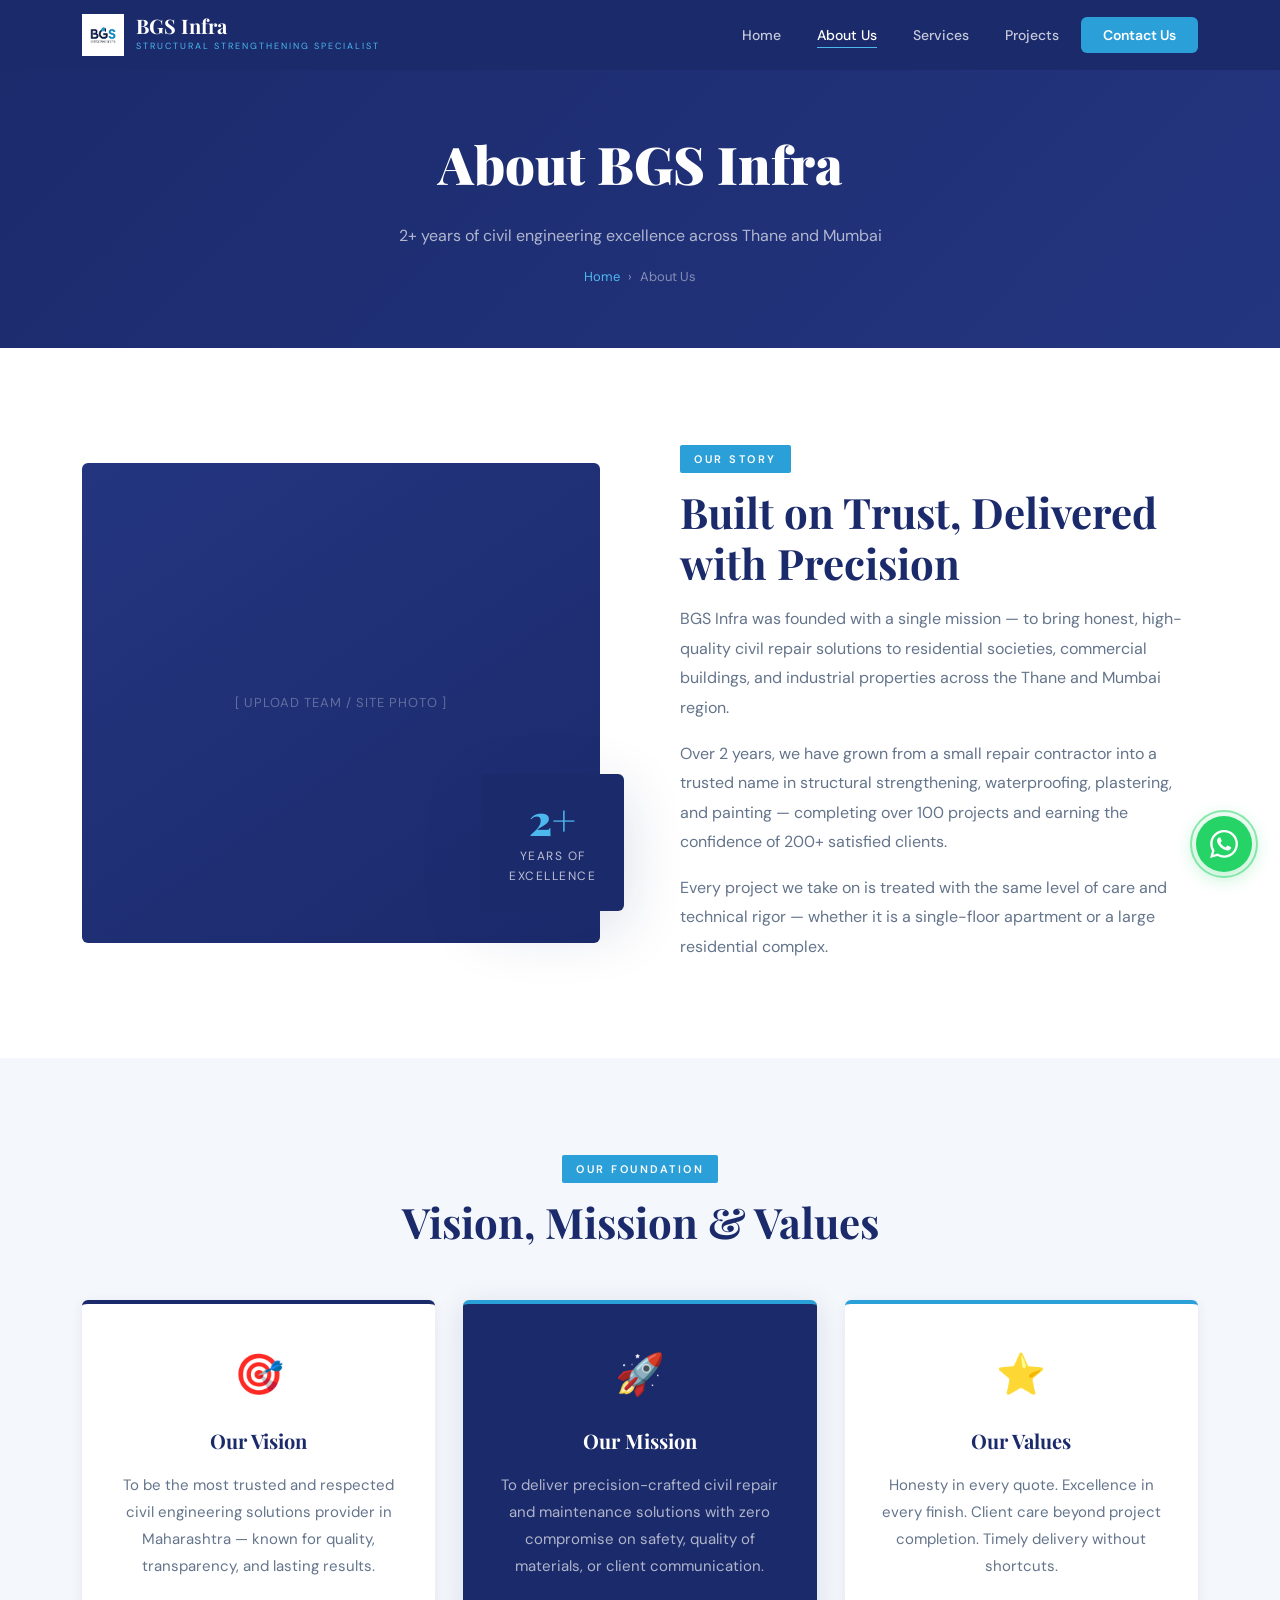
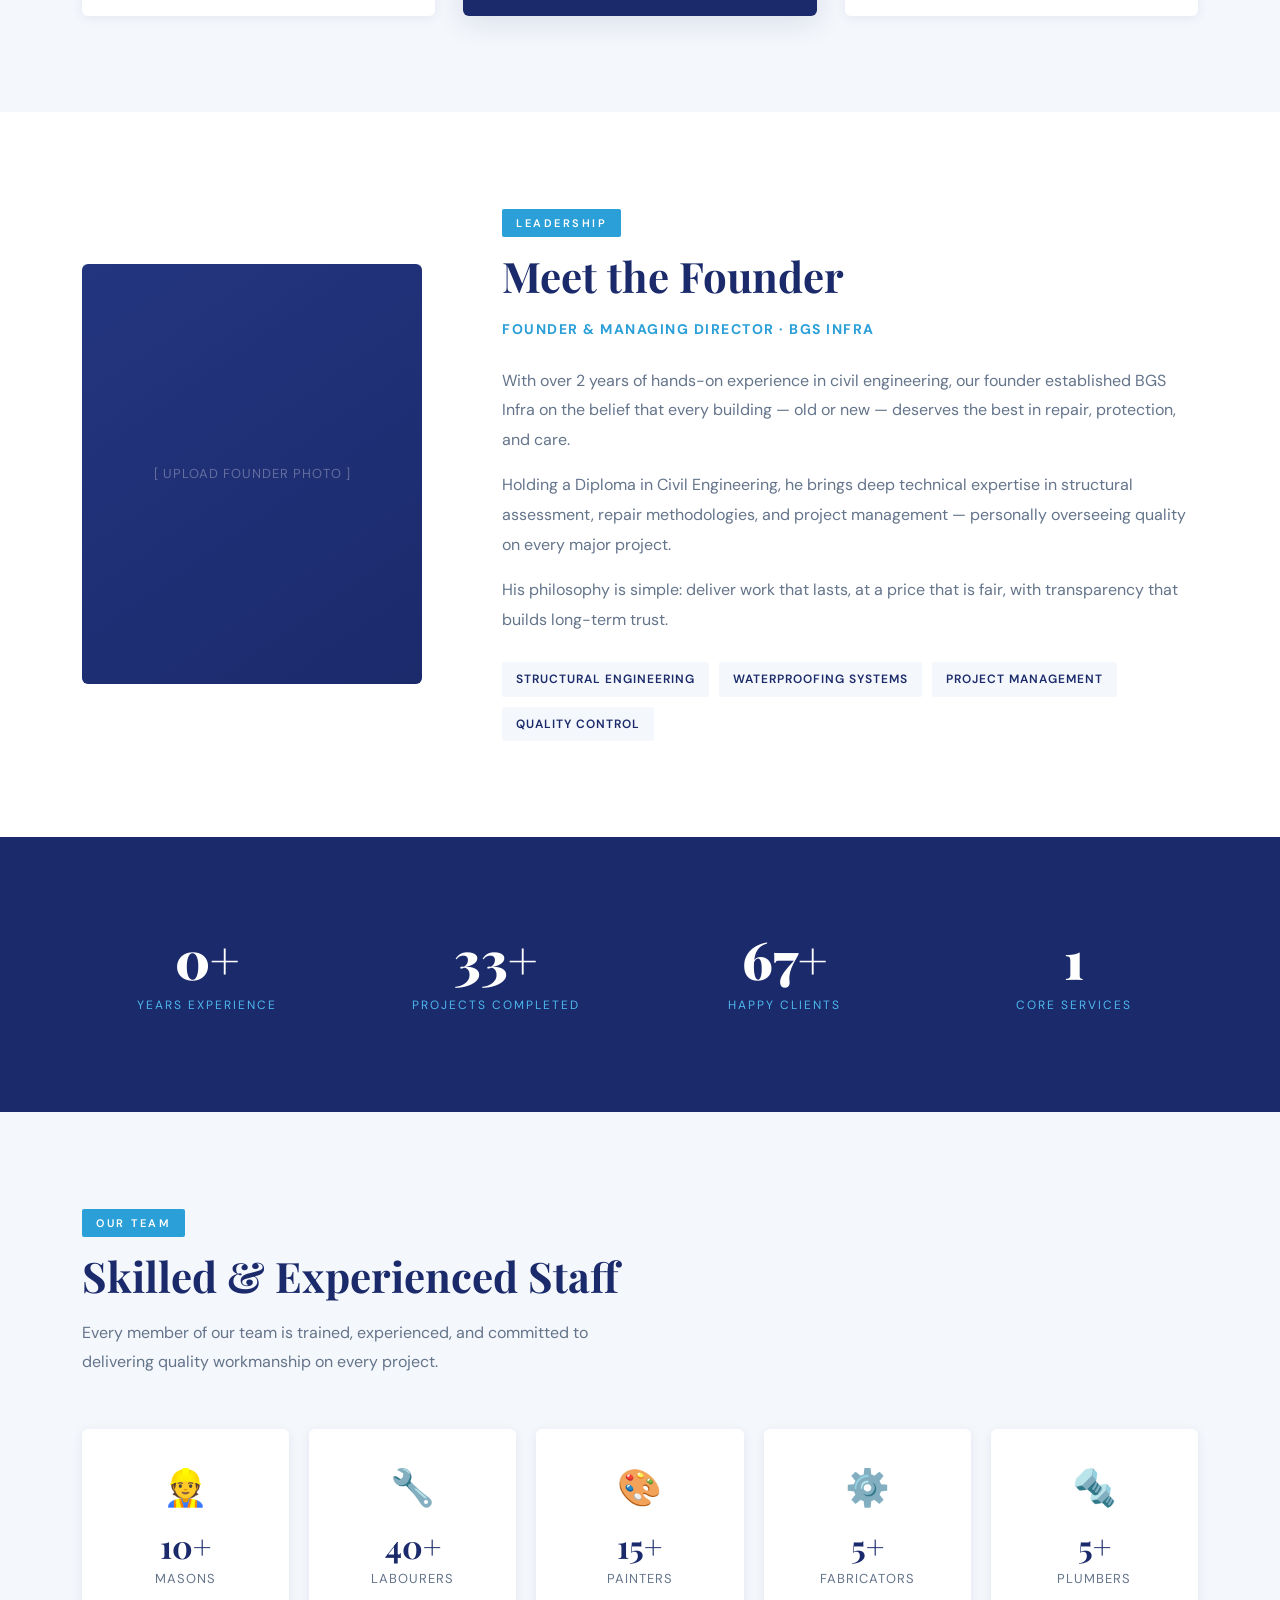
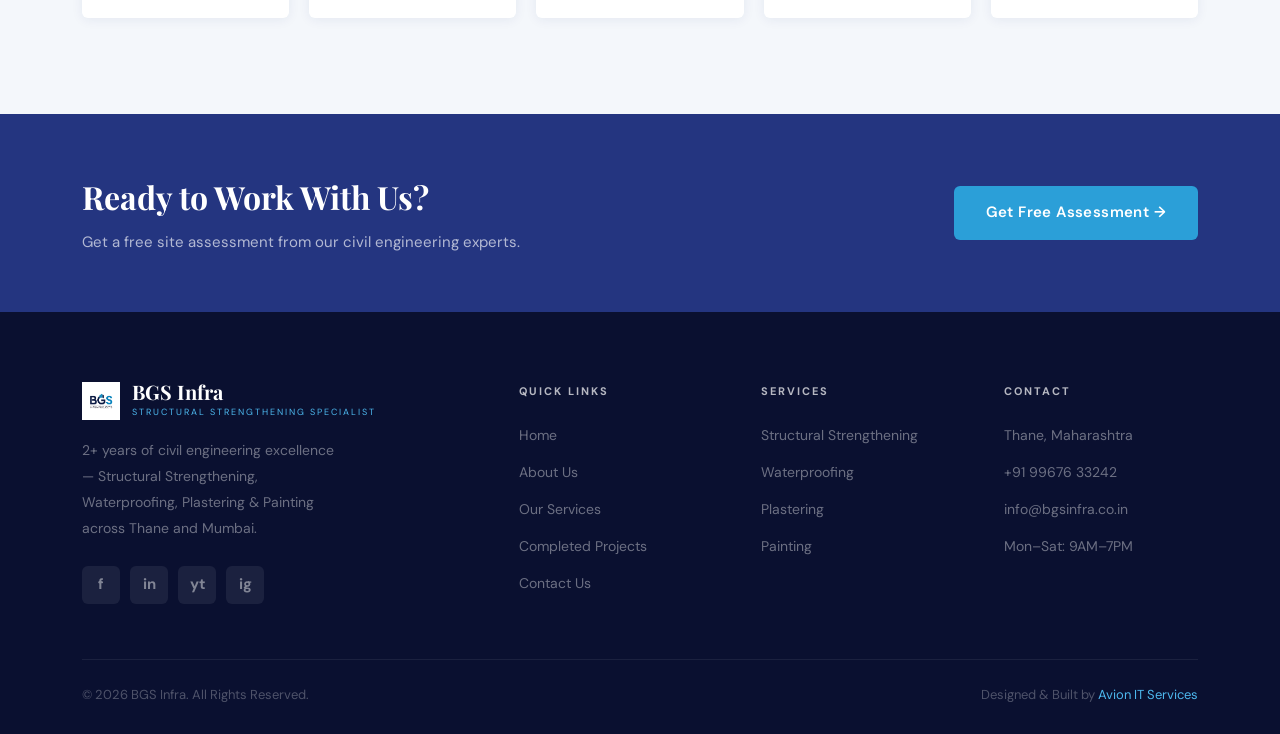
<file: frontend/about.html>
<!DOCTYPE html>
<html lang="en">
<head>
  <meta charset="UTF-8">
  <meta name="viewport" content="width=device-width, initial-scale=1.0">
  <title>About Us | BGS Infra — Civil Engineering Thane</title>
  <meta name="description" content="Learn about BGS Infra — 15+ years of civil engineering excellence in structural strengthening, waterproofing, plastering and painting across Thane and Mumbai.">
  <link rel="stylesheet" href="https://unpkg.com/aos@2.3.4/dist/aos.css">
  <link rel="stylesheet" href="css/style.css">
  <link rel="icon" type="image/x-icon" href="assets/favicon.ico">
<link rel="icon" type="image/png" sizes="32x32" href="assets/favicon-32x32.png">
<link rel="icon" type="image/png" sizes="16x16" href="assets/favicon-16x16.png">
</head>
<body>

<!-- NAVBAR -->
<nav class="navbar" id="navbar">
  <div class="nav-inner">
    <a href="index.html" class="nav-logo">
      <img src="assets/logo.png" alt="BGS Infra Logo" class="nav-logo-icon" style="object-fit:contain;">
      <div class="nav-logo-text">
        <span class="name">BGS Infra</span>
        <span class="tagline">Structural Strengthening Specialist</span>
      </div>
    </a>
    <ul class="nav-links">
      <li><a href="index.html">Home</a></li>
      <li><a href="about.html" class="active">About Us</a></li>
      <li><a href="services.html">Services</a></li>
      <li><a href="projects.html">Projects</a></li>
      <li><a href="contact.html" class="nav-cta">Contact Us</a></li>
    </ul>
    <button class="nav-hamburger" id="hamburger" aria-label="Menu">
      <span></span><span></span><span></span>
    </button>
  </div>
  <div class="nav-mobile" id="navMobile">
    <a href="index.html">Home</a>
    <a href="about.html">About Us</a>
    <a href="services.html">Services</a>
    <a href="projects.html">Projects</a>
    <a href="contact.html" class="nav-cta">Contact Us</a>
  </div>
</nav>

<!-- PAGE HERO -->
<section class="page-hero">
  <div class="container">
    <h1 data-aos="fade-up">About BGS Infra</h1>
    <p data-aos="fade-up" data-aos-delay="100">2+ years of civil engineering excellence across Thane and Mumbai</p>
    <div class="breadcrumb" data-aos="fade-up" data-aos-delay="200">
      <a href="index.html">Home</a> <span>›</span> <span>About Us</span>
    </div>
  </div>
</section>

<!-- WHO WE ARE -->
<section class="section-pad" style="background:var(--bg-white);">
  <div class="container">
    <div class="about-grid">
      <div data-aos="fade-right">
        <div class="about-img-wrap">
          <div class="about-img-placeholder">[ Upload Team / Site Photo ]</div>
          <div class="about-badge-exp">
            <strong>2+</strong>
            <span>Years of<br>Excellence</span>
          </div>
        </div>
      </div>
      <div data-aos="fade-left" data-aos-delay="100">
        <span class="section-label">Our Story</span>
        <h2 class="section-title">Built on Trust, Delivered with Precision</h2>
        <p style="color:var(--text-muted);font-size:16px;line-height:1.85;margin-bottom:16px;">
          BGS Infra was founded with a single mission — to bring honest, high-quality civil repair solutions to residential societies, commercial buildings, and industrial properties across the Thane and Mumbai region.
        </p>
        <p style="color:var(--text-muted);font-size:16px;line-height:1.85;margin-bottom:16px;">
          Over 2 years, we have grown from a small repair contractor into a trusted name in structural strengthening, waterproofing, plastering, and painting — completing over 100 projects and earning the confidence of 200+ satisfied clients.
        </p>
        <p style="color:var(--text-muted);font-size:16px;line-height:1.85;">
          Every project we take on is treated with the same level of care and technical rigor — whether it is a single-floor apartment or a large residential complex.
        </p>
      </div>
    </div>
  </div>
</section>

<!-- VISION MISSION VALUES -->
<section class="section-pad" style="background:var(--bg-section);">
  <div class="container">
    <div class="text-center" data-aos="fade-up">
      <span class="section-label">Our Foundation</span>
      <h2 class="section-title">Vision, Mission & Values</h2>
    </div>
    <div style="display:grid;grid-template-columns:repeat(3,1fr);gap:28px;margin-top:52px;">
      <div data-aos="fade-up" data-aos-delay="0" style="background:var(--bg-white);border-radius:var(--radius);padding:36px 32px;box-shadow:var(--shadow-sm);border-top:4px solid var(--navy);text-align:center;">
        <div style="font-size:40px;margin-bottom:16px;">🎯</div>
        <h3 style="font-family:'Playfair Display',serif;font-size:20px;color:var(--navy);margin-bottom:14px;">Our Vision</h3>
        <p style="color:var(--text-muted);font-size:15px;line-height:1.8;">To be the most trusted and respected civil engineering solutions provider in Maharashtra — known for quality, transparency, and lasting results.</p>
      </div>
      <div data-aos="fade-up" data-aos-delay="80" style="background:var(--navy);border-radius:var(--radius);padding:36px 32px;box-shadow:var(--shadow-md);border-top:4px solid var(--sky);text-align:center;">
        <div style="font-size:40px;margin-bottom:16px;">🚀</div>
        <h3 style="font-family:'Playfair Display',serif;font-size:20px;color:#fff;margin-bottom:14px;">Our Mission</h3>
        <p style="color:rgba(255,255,255,.65);font-size:15px;line-height:1.8;">To deliver precision-crafted civil repair and maintenance solutions with zero compromise on safety, quality of materials, or client communication.</p>
      </div>
      <div data-aos="fade-up" data-aos-delay="160" style="background:var(--bg-white);border-radius:var(--radius);padding:36px 32px;box-shadow:var(--shadow-sm);border-top:4px solid var(--sky);text-align:center;">
        <div style="font-size:40px;margin-bottom:16px;">⭐</div>
        <h3 style="font-family:'Playfair Display',serif;font-size:20px;color:var(--navy);margin-bottom:14px;">Our Values</h3>
        <p style="color:var(--text-muted);font-size:15px;line-height:1.8;">Honesty in every quote. Excellence in every finish. Client care beyond project completion. Timely delivery without shortcuts.</p>
      </div>
    </div>
  </div>
</section>

<!-- FOUNDER -->
<section class="section-pad" style="background:var(--bg-white);">
  <div class="container">
    <div style="display:grid;grid-template-columns:340px 1fr;gap:80px;align-items:center;">
      <div data-aos="fade-right">
        <div style="width:100%;height:420px;background:linear-gradient(145deg,var(--navy-mid),var(--navy));border-radius:var(--radius);display:flex;align-items:center;justify-content:center;color:rgba(255,255,255,.3);font-size:13px;letter-spacing:1px;text-transform:uppercase;">
          [ Upload Founder Photo ]
        </div>
      </div>
      <div data-aos="fade-left" data-aos-delay="100">
        <span class="section-label">Leadership</span>
        <h2 class="section-title">Meet the Founder</h2>
        <p style="font-size:14px;font-weight:700;letter-spacing:1.5px;text-transform:uppercase;color:var(--sky);margin-bottom:24px;">
          Founder & Managing Director · BGS Infra
        </p>
        <p style="color:var(--text-muted);font-size:16px;line-height:1.85;margin-bottom:16px;">
          <!-- REPLACE with actual founder name and bio -->
          With over 2 years of hands-on experience in civil engineering, our founder established BGS Infra on the belief that every building — old or new — deserves the best in repair, protection, and care.
        </p>
        <p style="color:var(--text-muted);font-size:16px;line-height:1.85;margin-bottom:16px;">
          Holding a Diploma in Civil Engineering, he brings deep technical expertise in structural assessment, repair methodologies, and project management — personally overseeing quality on every major project.
        </p>
        <p style="color:var(--text-muted);font-size:16px;line-height:1.85;">
          His philosophy is simple: deliver work that lasts, at a price that is fair, with transparency that builds long-term trust.
        </p>
        <div style="display:flex;flex-wrap:wrap;gap:10px;margin-top:28px;">
          <span style="background:var(--bg-section);color:var(--navy);font-size:12px;font-weight:600;letter-spacing:1px;text-transform:uppercase;padding:7px 14px;border-radius:2px;">Structural Engineering</span>
          <span style="background:var(--bg-section);color:var(--navy);font-size:12px;font-weight:600;letter-spacing:1px;text-transform:uppercase;padding:7px 14px;border-radius:2px;">Waterproofing Systems</span>
          <span style="background:var(--bg-section);color:var(--navy);font-size:12px;font-weight:600;letter-spacing:1px;text-transform:uppercase;padding:7px 14px;border-radius:2px;">Project Management</span>
          <span style="background:var(--bg-section);color:var(--navy);font-size:12px;font-weight:600;letter-spacing:1px;text-transform:uppercase;padding:7px 14px;border-radius:2px;">Quality Control</span>
        </div>
      </div>
    </div>
  </div>
</section>

<!-- STATS -->
<section class="section-pad" style="background:var(--navy);">
  <div class="container">
    <div style="display:grid;grid-template-columns:repeat(4,1fr);gap:40px;text-align:center;">
      <div data-aos="fade-up" data-aos-delay="0">
        <strong style="font-family:'Playfair Display',serif;font-size:52px;font-weight:900;color:#fff;display:block;line-height:1;">
          <span class="counter" data-target="2">0</span>+
        </strong>
        <span style="font-size:12px;letter-spacing:2px;text-transform:uppercase;color:var(--sky-light);margin-top:10px;display:block;">Years Experience</span>
      </div>
      <div data-aos="fade-up" data-aos-delay="80">
        <strong style="font-family:'Playfair Display',serif;font-size:52px;font-weight:900;color:#fff;display:block;line-height:1;">
          <span class="counter" data-target="100">0</span>+
        </strong>
        <span style="font-size:12px;letter-spacing:2px;text-transform:uppercase;color:var(--sky-light);margin-top:10px;display:block;">Projects Completed</span>
      </div>
      <div data-aos="fade-up" data-aos-delay="160">
        <strong style="font-family:'Playfair Display',serif;font-size:52px;font-weight:900;color:#fff;display:block;line-height:1;">
          <span class="counter" data-target="200">0</span>+
        </strong>
        <span style="font-size:12px;letter-spacing:2px;text-transform:uppercase;color:var(--sky-light);margin-top:10px;display:block;">Happy Clients</span>
      </div>
      <div data-aos="fade-up" data-aos-delay="240">
        <strong style="font-family:'Playfair Display',serif;font-size:52px;font-weight:900;color:#fff;display:block;line-height:1;">
          <span class="counter" data-target="4">0</span>
        </strong>
        <span style="font-size:12px;letter-spacing:2px;text-transform:uppercase;color:var(--sky-light);margin-top:10px;display:block;">Core Services</span>
      </div>
    </div>
  </div>
</section>

<!-- TEAM -->
<section class="section-pad" style="background:var(--bg-section);">
  <div class="container">
    <div data-aos="fade-up">
      <span class="section-label">Our Team</span>
      <h2 class="section-title">Skilled & Experienced Staff</h2>
      <p class="section-sub">Every member of our team is trained, experienced, and committed to delivering quality workmanship on every project.</p>
    </div>
    <div style="display:grid;grid-template-columns:repeat(5,1fr);gap:20px;margin-top:52px;">
      <div data-aos="fade-up" data-aos-delay="0" style="background:var(--bg-white);border-radius:var(--radius);padding:28px 20px;text-align:center;box-shadow:var(--shadow-sm);">
        <div style="font-size:36px;margin-bottom:12px;">👷</div>
        <strong style="font-family:'Playfair Display',serif;font-size:32px;color:var(--navy);display:block;line-height:1;">10+</strong>
        <span style="font-size:13px;color:var(--text-muted);margin-top:6px;display:block;letter-spacing:1px;text-transform:uppercase;">Masons</span>
      </div>
      <div data-aos="fade-up" data-aos-delay="60" style="background:var(--bg-white);border-radius:var(--radius);padding:28px 20px;text-align:center;box-shadow:var(--shadow-sm);">
        <div style="font-size:36px;margin-bottom:12px;">🔧</div>
        <strong style="font-family:'Playfair Display',serif;font-size:32px;color:var(--navy);display:block;line-height:1;">40+</strong>
        <span style="font-size:13px;color:var(--text-muted);margin-top:6px;display:block;letter-spacing:1px;text-transform:uppercase;">Labourers</span>
      </div>
      <div data-aos="fade-up" data-aos-delay="120" style="background:var(--bg-white);border-radius:var(--radius);padding:28px 20px;text-align:center;box-shadow:var(--shadow-sm);">
        <div style="font-size:36px;margin-bottom:12px;">🎨</div>
        <strong style="font-family:'Playfair Display',serif;font-size:32px;color:var(--navy);display:block;line-height:1;">15+</strong>
        <span style="font-size:13px;color:var(--text-muted);margin-top:6px;display:block;letter-spacing:1px;text-transform:uppercase;">Painters</span>
      </div>
      <div data-aos="fade-up" data-aos-delay="180" style="background:var(--bg-white);border-radius:var(--radius);padding:28px 20px;text-align:center;box-shadow:var(--shadow-sm);">
        <div style="font-size:36px;margin-bottom:12px;">⚙️</div>
        <strong style="font-family:'Playfair Display',serif;font-size:32px;color:var(--navy);display:block;line-height:1;">5+</strong>
        <span style="font-size:13px;color:var(--text-muted);margin-top:6px;display:block;letter-spacing:1px;text-transform:uppercase;">Fabricators</span>
      </div>
      <div data-aos="fade-up" data-aos-delay="240" style="background:var(--bg-white);border-radius:var(--radius);padding:28px 20px;text-align:center;box-shadow:var(--shadow-sm);">
        <div style="font-size:36px;margin-bottom:12px;">🔩</div>
        <strong style="font-family:'Playfair Display',serif;font-size:32px;color:var(--navy);display:block;line-height:1;">5+</strong>
        <span style="font-size:13px;color:var(--text-muted);margin-top:6px;display:block;letter-spacing:1px;text-transform:uppercase;">Plumbers</span>
      </div>
    </div>
  </div>
</section>

<!-- CTA -->
<div class="cta-strip">
  <div class="cta-strip-inner">
    <div data-aos="fade-right">
      <h2>Ready to Work With Us?</h2>
      <p>Get a free site assessment from our civil engineering experts.</p>
    </div>
    <a href="contact.html" class="btn btn-primary" data-aos="fade-left">Get Free Assessment →</a>
  </div>
</div>

<!-- FOOTER -->
<footer>
  <div class="container">
    <div class="footer-grid">
      <div class="footer-brand">
        <div class="logo-wrap">
          <img src="assets/logo.png" alt="BGS Infra" style="width:38px;height:38px;object-fit:contain;">
          <div class="nav-logo-text">
            <span class="name">BGS Infra</span>
            <span class="tagline">Structural Strengthening Specialist</span>
          </div>
        </div>
        <p>2+ years of civil engineering excellence — Structural Strengthening, Waterproofing, Plastering & Painting across Thane and Mumbai.</p>
        <div class="footer-socials">
          <a href="#" class="footer-social">f</a>
          <a href="#" class="footer-social">in</a>
          <a href="#" class="footer-social">yt</a>
          <a href="#" class="footer-social">ig</a>
        </div>
      </div>
      <div class="footer-col">
        <h4>Quick Links</h4>
        <ul>
          <li><a href="index.html">Home</a></li>
          <li><a href="about.html">About Us</a></li>
          <li><a href="services.html">Our Services</a></li>
          <li><a href="projects.html">Completed Projects</a></li>
          <li><a href="contact.html">Contact Us</a></li>
        </ul>
      </div>
      <div class="footer-col">
        <h4>Services</h4>
        <ul>
          <li><a href="services.html#structural">Structural Strengthening</a></li>
          <li><a href="services.html#waterproofing">Waterproofing</a></li>
          <li><a href="services.html#plastering">Plastering</a></li>
          <li><a href="services.html#painting">Painting</a></li>
        </ul>
      </div>
      <div class="footer-col">
        <h4>Contact</h4>
        <ul>
          <li><a href="#">Thane, Maharashtra</a></li>
          <li><a href="tel:+919967633242">+91 99676 33242</a></li>
          <li><a href="mailto:info@bgsinfra.co.in">info@bgsinfra.co.in</a></li>
          <li><a href="#">Mon–Sat: 9AM–7PM</a></li>
        </ul>
      </div>
    </div>
    <div class="footer-bottom">
      <span>© 2026 BGS Infra. All Rights Reserved.</span>
      <span>Designed & Built by <a href="https://www.avionit.online/" style="color:var(--olive-light);" target="_blank" rel="noopener noreferrer">Avion IT Services</a></span>
    </div>
  </div>
</footer>

<!-- WHATSAPP -->
<a href="https://wa.me/919967633242?text=Hi%20BGS%20Infra%2C%20I%20would%20like%20to%20enquire%20about%20your%20services."
   class="whatsapp-float" target="_blank" rel="noopener" aria-label="WhatsApp">
  <svg viewBox="0 0 24 24" xmlns="http://www.w3.org/2000/svg" style="width:28px;height:28px;fill:#fff;flex-shrink:0;">
    <path d="M17.472 14.382c-.297-.149-1.758-.867-2.03-.967-.273-.099-.471-.148-.67.15-.197.297-.767.966-.94 1.164-.173.199-.347.223-.644.075-.297-.15-1.255-.463-2.39-1.475-.883-.788-1.48-1.761-1.653-2.059-.173-.297-.018-.458.13-.606.134-.133.298-.347.446-.52.149-.174.198-.298.298-.497.099-.198.05-.371-.025-.52-.075-.149-.669-1.612-.916-2.207-.242-.579-.487-.5-.669-.51-.173-.008-.371-.01-.57-.01-.198 0-.52.074-.792.372-.272.297-1.04 1.016-1.04 2.479 0 1.462 1.065 2.875 1.213 3.074.149.198 2.096 3.2 5.077 4.487.709.306 1.262.489 1.694.625.712.227 1.36.195 1.871.118.571-.085 1.758-.719 2.006-1.413.248-.694.248-1.289.173-1.413-.074-.124-.272-.198-.57-.347m-5.421 7.403h-.004a9.87 9.87 0 01-5.031-1.378l-.361-.214-3.741.982.998-3.648-.235-.374a9.86 9.86 0 01-1.51-5.26c.001-5.45 4.436-9.884 9.888-9.884 2.64 0 5.122 1.03 6.988 2.898a9.825 9.825 0 012.893 6.994c-.003 5.45-4.437 9.884-9.885 9.884m8.413-18.297A11.815 11.815 0 0012.05 0C5.495 0 .16 5.335.157 11.892c0 2.096.547 4.142 1.588 5.945L.057 24l6.305-1.654a11.882 11.882 0 005.683 1.448h.005c6.554 0 11.89-5.335 11.893-11.893a11.821 11.821 0 00-3.48-8.413Z"/>
  </svg>
</a>

<script src="https://unpkg.com/aos@2.3.4/dist/aos.js"></script>
<script src="js/main.js"></script>
</body>
</html>
</file>
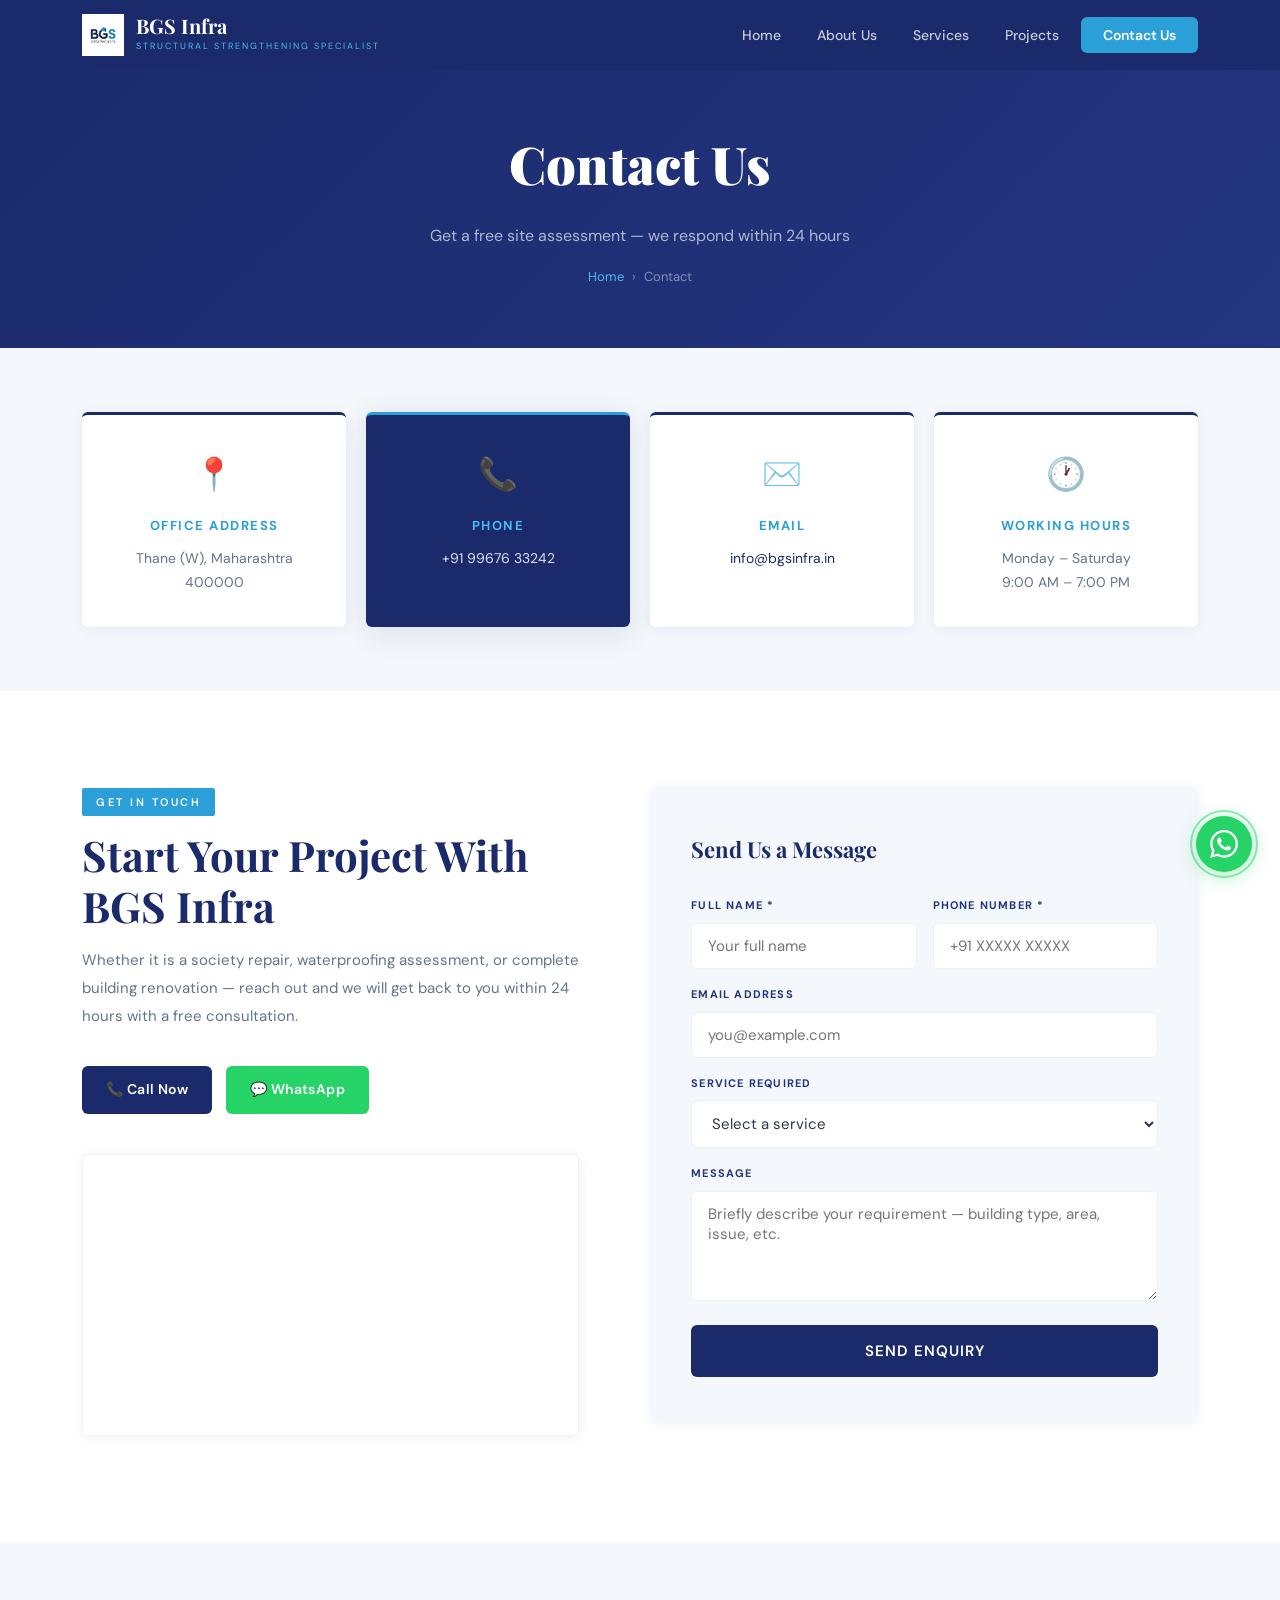
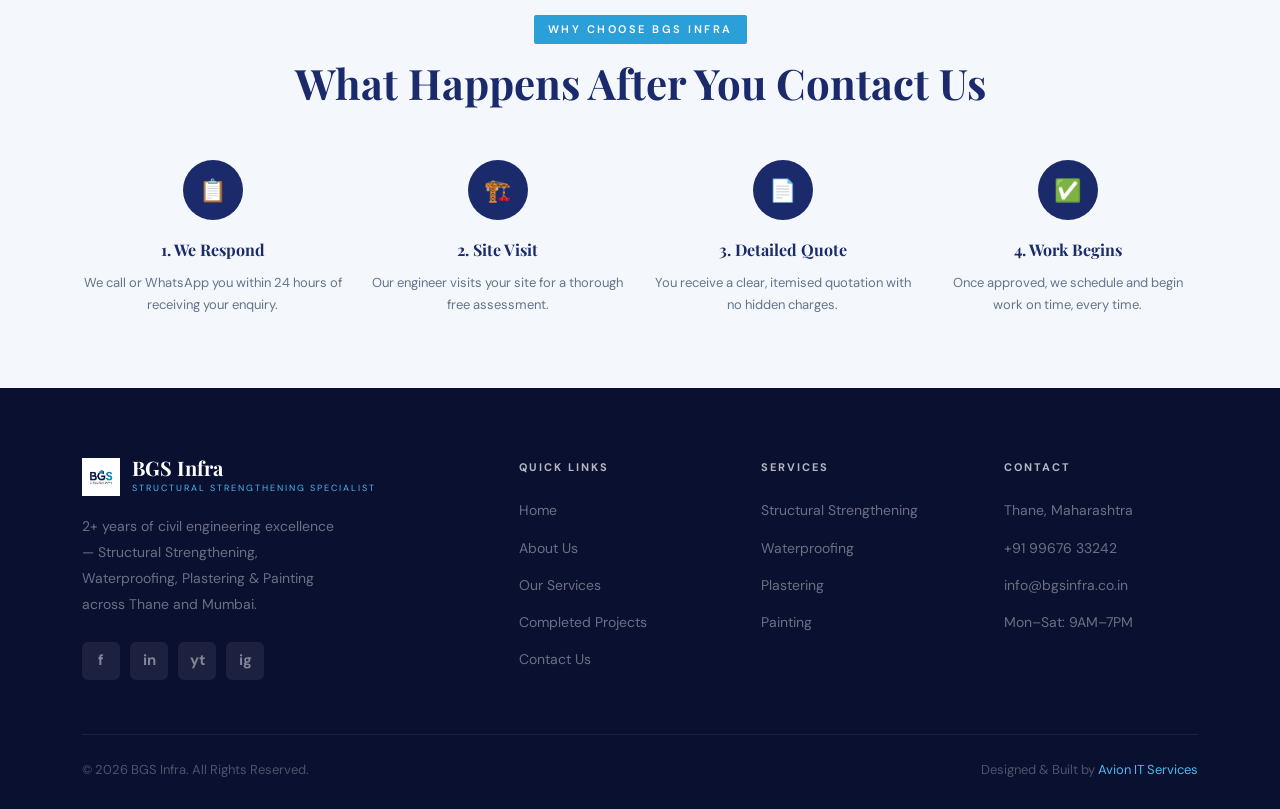
<file: frontend/contact.html>
<!DOCTYPE html>
<html lang="en">
<head>
  <meta charset="UTF-8">
  <meta name="viewport" content="width=device-width, initial-scale=1.0">
  <title>Contact Us | BGS Infra — Civil Engineering Thane</title>
  <meta name="description" content="Contact BGS Infra for structural strengthening, waterproofing, plastering and painting services in Thane and Mumbai. Get a free site assessment today.">
  <link rel="stylesheet" href="https://unpkg.com/aos@2.3.4/dist/aos.css">
  <link rel="stylesheet" href="css/style.css">
  <link rel="icon" type="image/x-icon" href="assets/favicon.ico">
<link rel="icon" type="image/png" sizes="32x32" href="assets/favicon-32x32.png">
<link rel="icon" type="image/png" sizes="16x16" href="assets/favicon-16x16.png">
</head>
<body>

<!-- NAVBAR -->
<nav class="navbar" id="navbar">
  <div class="nav-inner">
    <a href="index.html" class="nav-logo">
      <img src="assets/logo.png" alt="BGS Infra Logo" class="nav-logo-icon" style="object-fit:contain;">
      <div class="nav-logo-text">
        <span class="name">BGS Infra</span>
        <span class="tagline">Structural Strengthening Specialist</span>
      </div>
    </a>
    <ul class="nav-links">
      <li><a href="index.html">Home</a></li>
      <li><a href="about.html">About Us</a></li>
      <li><a href="services.html">Services</a></li>
      <li><a href="projects.html">Projects</a></li>
      <li><a href="contact.html" class="nav-cta active">Contact Us</a></li>
    </ul>
    <button class="nav-hamburger" id="hamburger" aria-label="Menu">
      <span></span><span></span><span></span>
    </button>
  </div>
  <div class="nav-mobile" id="navMobile">
    <a href="index.html">Home</a>
    <a href="about.html">About Us</a>
    <a href="services.html">Services</a>
    <a href="projects.html">Projects</a>
    <a href="contact.html" class="nav-cta">Contact Us</a>
  </div>
</nav>

<!-- PAGE HERO -->
<section class="page-hero">
  <div class="container">
    <h1 data-aos="fade-up">Contact Us</h1>
    <p data-aos="fade-up" data-aos-delay="100">Get a free site assessment — we respond within 24 hours</p>
    <div class="breadcrumb" data-aos="fade-up" data-aos-delay="200">
      <a href="index.html">Home</a> <span>›</span> <span>Contact</span>
    </div>
  </div>
</section>

<!-- CONTACT INFO CARDS -->
<section style="background:var(--bg-section);padding:64px 0;">
  <div class="container">
    <div style="display:grid;grid-template-columns:repeat(4,1fr);gap:20px;">
      <div data-aos="fade-up" data-aos-delay="0" style="background:var(--bg-white);border-radius:var(--radius);padding:32px 24px;text-align:center;box-shadow:var(--shadow-sm);border-top:3px solid var(--navy);">
        <div style="font-size:32px;margin-bottom:14px;">📍</div>
        <h3 style="font-size:13px;font-weight:700;letter-spacing:1.5px;text-transform:uppercase;color:var(--sky);margin-bottom:10px;">Office Address</h3>
        <!-- REPLACE with real address -->
        <p style="font-size:14px;color:var(--text-muted);line-height:1.7;">Thane (W), Maharashtra<br>400000</p>
      </div>
      <div data-aos="fade-up" data-aos-delay="60" style="background:var(--navy);border-radius:var(--radius);padding:32px 24px;text-align:center;box-shadow:var(--shadow-md);border-top:3px solid var(--sky);">
        <div style="font-size:32px;margin-bottom:14px;">📞</div>
        <h3 style="font-size:13px;font-weight:700;letter-spacing:1.5px;text-transform:uppercase;color:var(--sky-light);margin-bottom:10px;">Phone</h3>
        <!-- REPLACE with real phone -->
        <p style="font-size:14px;color:rgba(255,255,255,.7);line-height:1.7;">
          <a href="tel:+919967633242" style="color:rgba(255,255,255,.85);text-decoration:none;">+91 99676 33242</a>
        </p>
      </div>
      <div data-aos="fade-up" data-aos-delay="120" style="background:var(--bg-white);border-radius:var(--radius);padding:32px 24px;text-align:center;box-shadow:var(--shadow-sm);border-top:3px solid var(--navy);">
        <div style="font-size:32px;margin-bottom:14px;">✉️</div>
        <h3 style="font-size:13px;font-weight:700;letter-spacing:1.5px;text-transform:uppercase;color:var(--sky);margin-bottom:10px;">Email</h3>
        <!-- REPLACE with real email -->
        <p style="font-size:14px;color:var(--text-muted);line-height:1.7;">
          <a href="mailto:info@bgsinfra.in" style="color:var(--navy);">info@bgsinfra.in</a>
        </p>
      </div>
      <div data-aos="fade-up" data-aos-delay="180" style="background:var(--bg-white);border-radius:var(--radius);padding:32px 24px;text-align:center;box-shadow:var(--shadow-sm);border-top:3px solid var(--navy);">
        <div style="font-size:32px;margin-bottom:14px;">🕐</div>
        <h3 style="font-size:13px;font-weight:700;letter-spacing:1.5px;text-transform:uppercase;color:var(--sky);margin-bottom:10px;">Working Hours</h3>
        <p style="font-size:14px;color:var(--text-muted);line-height:1.7;">Monday – Saturday<br>9:00 AM – 7:00 PM</p>
      </div>
    </div>
  </div>
</section>

<!-- CONTACT FORM + MAP -->
<section class="contact section-pad">
  <div class="container">
    <div class="contact-grid">

      <!-- Left: Info + Map -->
      <div data-aos="fade-right">
        <span class="section-label">Get In Touch</span>
        <h2 class="section-title">Start Your Project With BGS Infra</h2>
        <p style="color:var(--text-muted);font-size:15px;line-height:1.85;margin-bottom:36px;">
          Whether it is a society repair, waterproofing assessment, or complete building renovation — reach out and we will get back to you within 24 hours with a free consultation.
        </p>

        <!-- Quick contact buttons -->
        <div style="display:flex;gap:14px;flex-wrap:wrap;margin-bottom:40px;">
          <a href="tel:+919967633242" class="btn btn-dark" style="font-size:14px;padding:12px 24px;">
            📞 Call Now
          </a>
          <a href="https://wa.me/919967633242" target="_blank" class="btn" style="background:#25D366;color:#fff;font-size:14px;padding:12px 24px;">
            💬 WhatsApp
          </a>
        </div>

        <!-- Google Map Embed -->
        <!-- REPLACE the src URL below with your actual Google Maps embed URL -->
        <!-- To get embed URL: Go to Google Maps → search your address → Share → Embed a map → copy the src URL -->
        <div style="border-radius:var(--radius);overflow:hidden;box-shadow:var(--shadow-sm);border:1px solid var(--bg-bluegrey);">
          <iframe
            src="https://www.google.com/maps/embed?pb=!1m18!1m12!1m3!1d3767.0!2d72.97!3d19.21!2m3!1f0!2f0!3f0!3m2!1i1024!2i768!4f13.1!3m3!1m2!1s0x0%3A0x0!2zMTnCsDEyJzM2LjAiTiA3MsKwNTgnMTIuMCJF!5e0!3m2!1sen!2sin!4v1234567890"
            width="100%"
            height="280"
            style="border:0;display:block;"
            allowfullscreen=""
            loading="lazy"
            referrerpolicy="no-referrer-when-downgrade"
            title="BGS Infra Office Location">
          </iframe>
        </div>
        <p style="font-size:12px;color:var(--text-muted);margin-top:10px;letter-spacing:.5px;"> 
        </p>
      </div>

      <!-- Right: Form -->
      <div data-aos="fade-left" data-aos-delay="100">
        <div class="contact-form">
          <h3>Send Us a Message</h3>
          <form id="contactForm" novalidate>
            <div class="form-row">
              <div class="form-group">
                <label for="name">Full Name *</label>
                <input type="text" id="name" name="name" placeholder="Your full name" required>
                <span class="form-error-msg" id="nameErr">Please enter your name</span>
              </div>
              <div class="form-group">
                <label for="phone">Phone Number *</label>
                <input type="tel" id="phone" name="phone" placeholder="+91 XXXXX XXXXX" required>
                <span class="form-error-msg" id="phoneErr">Enter a valid 10-digit number</span>
              </div>
            </div>
            <div class="form-group">
              <label for="email">Email Address</label>
              <input type="email" id="email" name="email" placeholder="you@example.com">
            </div>
            <div class="form-group">
              <label for="service">Service Required</label>
              <select id="service" name="service">
                <option value="">Select a service</option>
                <option>Structural Strengthening</option>
                <option>Waterproofing</option>
                <option>Plastering</option>
                <option>Painting</option>
                <option>Multiple Services</option>
                <option>Free Site Assessment</option>
                <option>Other</option>
              </select>
            </div>
            <div class="form-group">
              <label for="message">Message</label>
              <textarea id="message" name="message" placeholder="Briefly describe your requirement — building type, area, issue, etc."></textarea>
            </div>
            <button type="submit" class="form-submit" id="submitBtn">Send Enquiry</button>
            <div class="form-success" id="formSuccess">
              ✅ Thank you! We will contact you within 24 hours.
            </div>
          </form>
        </div>
      </div>

    </div>
  </div>
</section>

<!-- WHY CONTACT US -->
<section style="background:var(--bg-section);padding:72px 0;">
  <div class="container">
    <div class="text-center" data-aos="fade-up">
      <span class="section-label">Why Choose BGS Infra</span>
      <h2 class="section-title">What Happens After You Contact Us</h2>
    </div>
    <div style="display:grid;grid-template-columns:repeat(4,1fr);gap:24px;margin-top:52px;">
      <div data-aos="fade-up" data-aos-delay="0" style="text-align:center;">
        <div style="width:60px;height:60px;background:var(--navy);border-radius:50%;display:flex;align-items:center;justify-content:center;margin:0 auto 16px;font-size:22px;">📋</div>
        <h4 style="font-family:'Playfair Display',serif;font-size:16px;color:var(--navy);margin-bottom:8px;">1. We Respond</h4>
        <p style="font-size:13px;color:var(--text-muted);line-height:1.7;">We call or WhatsApp you within 24 hours of receiving your enquiry.</p>
      </div>
      <div data-aos="fade-up" data-aos-delay="60" style="text-align:center;">
        <div style="width:60px;height:60px;background:var(--navy);border-radius:50%;display:flex;align-items:center;justify-content:center;margin:0 auto 16px;font-size:22px;">🏗️</div>
        <h4 style="font-family:'Playfair Display',serif;font-size:16px;color:var(--navy);margin-bottom:8px;">2. Site Visit</h4>
        <p style="font-size:13px;color:var(--text-muted);line-height:1.7;">Our engineer visits your site for a thorough free assessment.</p>
      </div>
      <div data-aos="fade-up" data-aos-delay="120" style="text-align:center;">
        <div style="width:60px;height:60px;background:var(--navy);border-radius:50%;display:flex;align-items:center;justify-content:center;margin:0 auto 16px;font-size:22px;">📄</div>
        <h4 style="font-family:'Playfair Display',serif;font-size:16px;color:var(--navy);margin-bottom:8px;">3. Detailed Quote</h4>
        <p style="font-size:13px;color:var(--text-muted);line-height:1.7;">You receive a clear, itemised quotation with no hidden charges.</p>
      </div>
      <div data-aos="fade-up" data-aos-delay="180" style="text-align:center;">
        <div style="width:60px;height:60px;background:var(--navy);border-radius:50%;display:flex;align-items:center;justify-content:center;margin:0 auto 16px;font-size:22px;">✅</div>
        <h4 style="font-family:'Playfair Display',serif;font-size:16px;color:var(--navy);margin-bottom:8px;">4. Work Begins</h4>
        <p style="font-size:13px;color:var(--text-muted);line-height:1.7;">Once approved, we schedule and begin work on time, every time.</p>
      </div>
    </div>
  </div>
</section>

<!-- FOOTER -->
<footer>
  <div class="container">
    <div class="footer-grid">
      <div class="footer-brand">
        <div class="logo-wrap">
          <img src="assets/logo.png" alt="BGS Infra" style="width:38px;height:38px;object-fit:contain;">
          <div class="nav-logo-text">
            <span class="name">BGS Infra</span>
            <span class="tagline">Structural Strengthening Specialist</span>
          </div>
        </div>
        <p>2+ years of civil engineering excellence — Structural Strengthening, Waterproofing, Plastering & Painting across Thane and Mumbai.</p>
        <div class="footer-socials">
          <a href="#" class="footer-social">f</a>
          <a href="#" class="footer-social">in</a>
          <a href="#" class="footer-social">yt</a>
          <a href="#" class="footer-social">ig</a>
        </div>
      </div>
      <div class="footer-col">
        <h4>Quick Links</h4>
        <ul>
          <li><a href="index.html">Home</a></li>
          <li><a href="about.html">About Us</a></li>
          <li><a href="services.html">Our Services</a></li>
          <li><a href="projects.html">Completed Projects</a></li>
          <li><a href="contact.html">Contact Us</a></li>
        </ul>
      </div>
      <div class="footer-col">
        <h4>Services</h4>
        <ul>
          <li><a href="services.html#structural">Structural Strengthening</a></li>
          <li><a href="services.html#waterproofing">Waterproofing</a></li>
          <li><a href="services.html#plastering">Plastering</a></li>
          <li><a href="services.html#painting">Painting</a></li>
        </ul>
      </div>
      <div class="footer-col">
        <h4>Contact</h4>
        <ul>
          <li><a href="#">Thane, Maharashtra</a></li>
          <li><a href="tel:+919967633242">+91 99676 33242</a></li>
          <li><a href="mailto:info@bgsinfra.co.in">info@bgsinfra.co.in</a></li>
          <li><a href="#">Mon–Sat: 9AM–7PM</a></li>
        </ul>
      </div>
    </div>
    <div class="footer-bottom">
      <span>© 2026 BGS Infra. All Rights Reserved.</span>
      <span>Designed & Built by <a href="https://www.avionit.online/" style="color:var(--olive-light);" target="_blank" rel="noopener noreferrer">Avion IT Services</a></span>
    </div>
  </div>
</footer>

<a href="https://wa.me/919967633242?text=Hi%20BGS%20Infra%2C%20I%20would%20like%20to%20enquire%20about%20your%20services."
   class="whatsapp-float" target="_blank" rel="noopener" aria-label="WhatsApp">
  <svg viewBox="0 0 24 24" xmlns="http://www.w3.org/2000/svg" style="width:28px;height:28px;fill:#fff;flex-shrink:0;">
    <path d="M17.472 14.382c-.297-.149-1.758-.867-2.03-.967-.273-.099-.471-.148-.67.15-.197.297-.767.966-.94 1.164-.173.199-.347.223-.644.075-.297-.15-1.255-.463-2.39-1.475-.883-.788-1.48-1.761-1.653-2.059-.173-.297-.018-.458.13-.606.134-.133.298-.347.446-.52.149-.174.198-.298.298-.497.099-.198.05-.371-.025-.52-.075-.149-.669-1.612-.916-2.207-.242-.579-.487-.5-.669-.51-.173-.008-.371-.01-.57-.01-.198 0-.52.074-.792.372-.272.297-1.04 1.016-1.04 2.479 0 1.462 1.065 2.875 1.213 3.074.149.198 2.096 3.2 5.077 4.487.709.306 1.262.489 1.694.625.712.227 1.36.195 1.871.118.571-.085 1.758-.719 2.006-1.413.248-.694.248-1.289.173-1.413-.074-.124-.272-.198-.57-.347m-5.421 7.403h-.004a9.87 9.87 0 01-5.031-1.378l-.361-.214-3.741.982.998-3.648-.235-.374a9.86 9.86 0 01-1.51-5.26c.001-5.45 4.436-9.884 9.888-9.884 2.64 0 5.122 1.03 6.988 2.898a9.825 9.825 0 012.893 6.994c-.003 5.45-4.437 9.884-9.885 9.884m8.413-18.297A11.815 11.815 0 0012.05 0C5.495 0 .16 5.335.157 11.892c0 2.096.547 4.142 1.588 5.945L.057 24l6.305-1.654a11.882 11.882 0 005.683 1.448h.005c6.554 0 11.89-5.335 11.893-11.893a11.821 11.821 0 00-3.48-8.413Z"/>
  </svg>
</a>

<script src="https://unpkg.com/aos@2.3.4/dist/aos.js"></script>
<script src="js/main.js"></script>
</body>
</html>
</file>
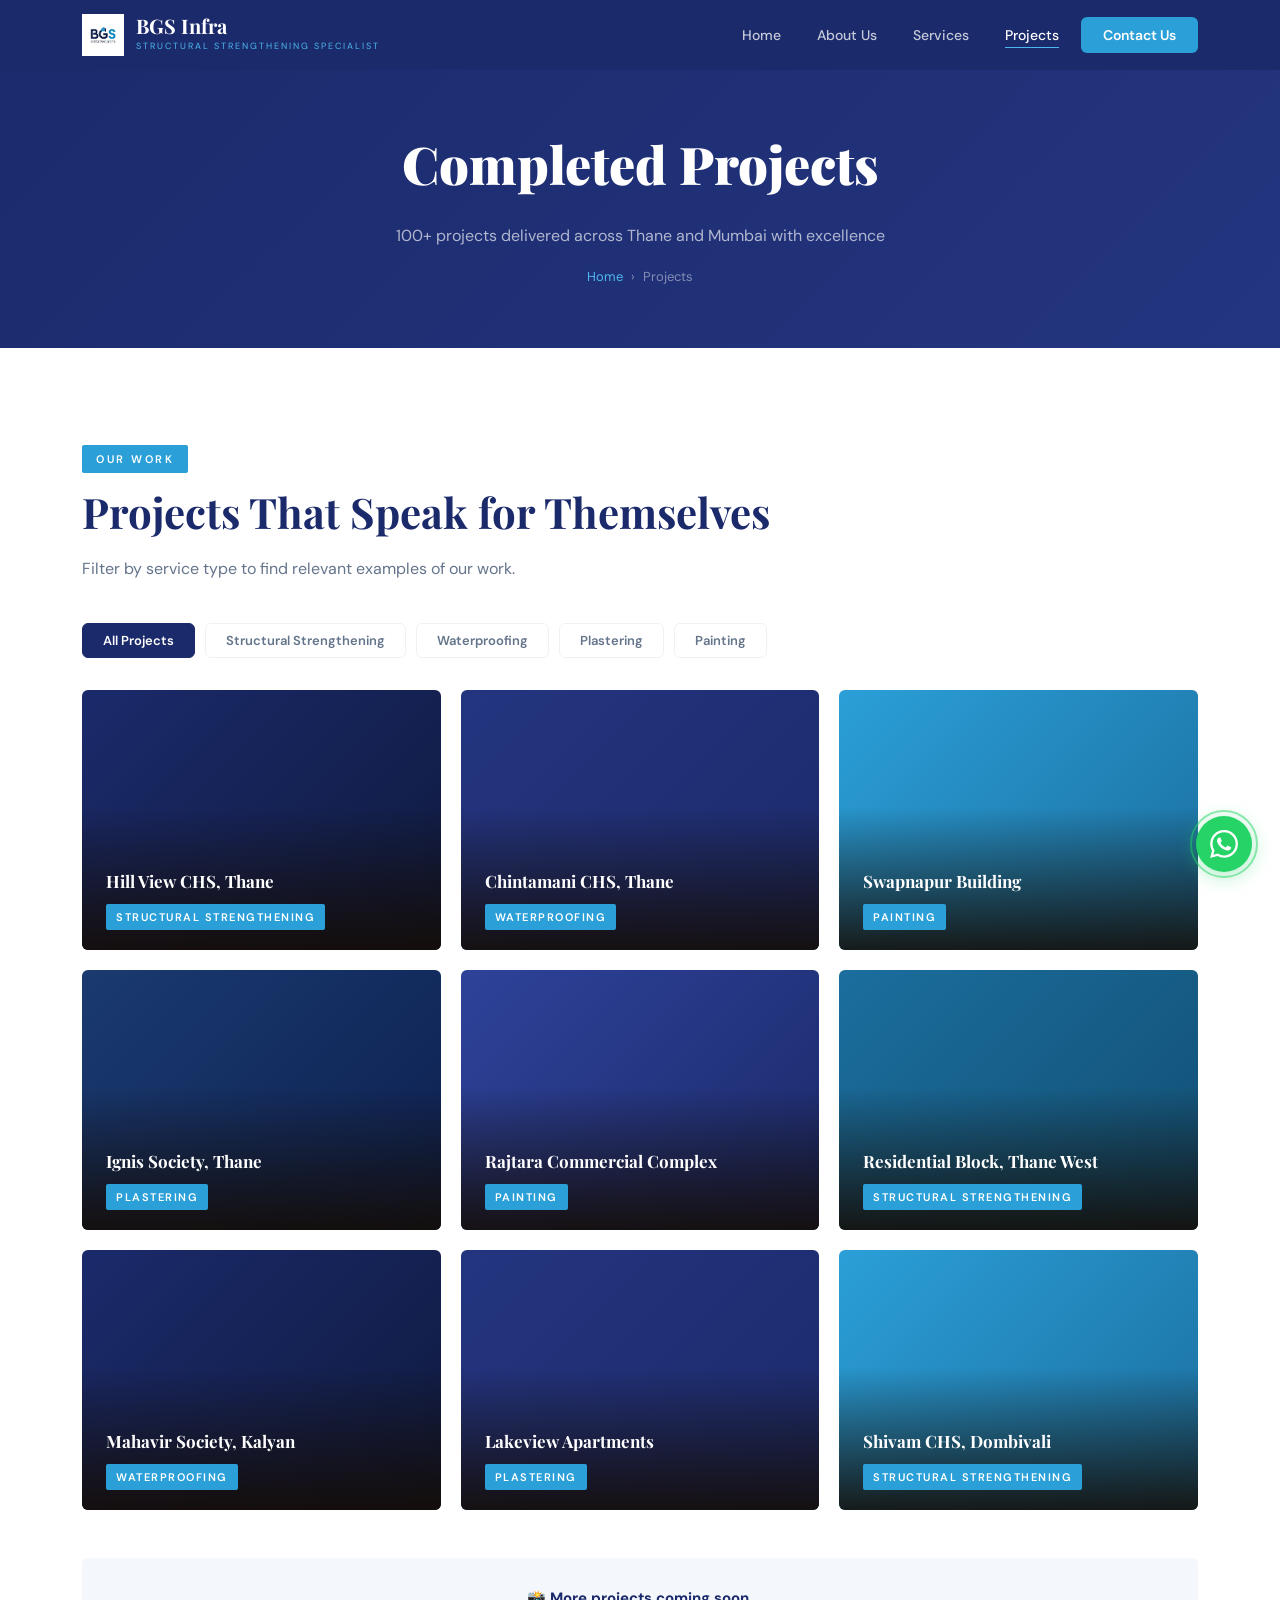
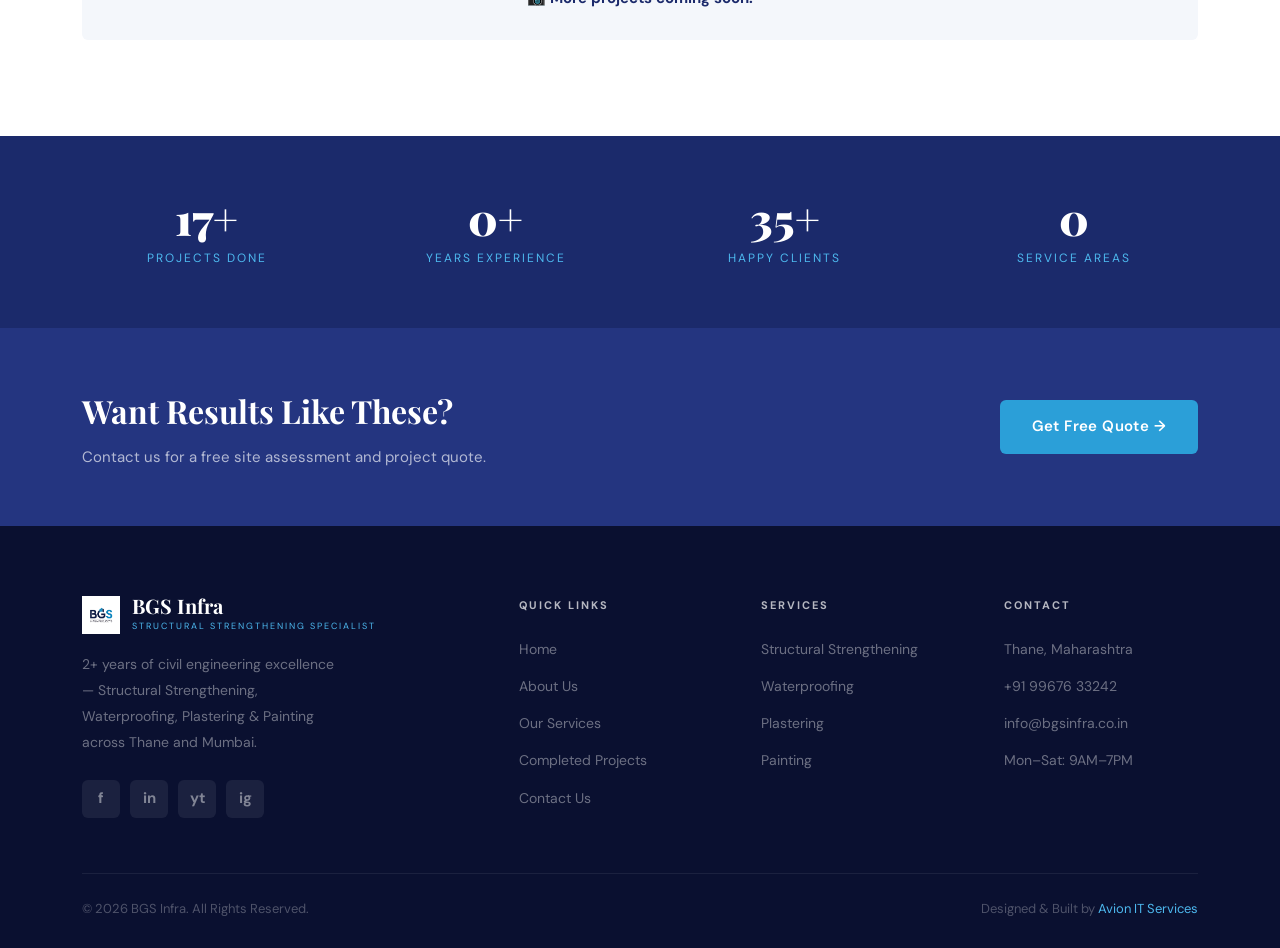
<file: frontend/projects.html>
<!DOCTYPE html>
<html lang="en">
<head>
  <meta charset="UTF-8">
  <meta name="viewport" content="width=device-width, initial-scale=1.0">
  <title>Completed Projects | BGS Infra — Civil Engineering Thane</title>
  <meta name="description" content="View BGS Infra's completed projects across structural strengthening, waterproofing, plastering and painting in Thane and Mumbai.">
  <link rel="stylesheet" href="https://unpkg.com/aos@2.3.4/dist/aos.css">
  <link rel="stylesheet" href="css/style.css">
  <link rel="icon" type="image/x-icon" href="assets/favicon.ico">
<link rel="icon" type="image/png" sizes="32x32" href="assets/favicon-32x32.png">
<link rel="icon" type="image/png" sizes="16x16" href="assets/favicon-16x16.png">
</head>
<body>

<!-- NAVBAR -->
<nav class="navbar" id="navbar">
  <div class="nav-inner">
    <a href="index.html" class="nav-logo">
      <img src="assets/logo.png" alt="BGS Infra Logo" class="nav-logo-icon" style="object-fit:contain;">
      <div class="nav-logo-text">
        <span class="name">BGS Infra</span>
        <span class="tagline">Structural Strengthening Specialist</span>
      </div>
    </a>
    <ul class="nav-links">
      <li><a href="index.html">Home</a></li>
      <li><a href="about.html">About Us</a></li>
      <li><a href="services.html">Services</a></li>
      <li><a href="projects.html" class="active">Projects</a></li>
      <li><a href="contact.html" class="nav-cta">Contact Us</a></li>
    </ul>
    <button class="nav-hamburger" id="hamburger" aria-label="Menu">
      <span></span><span></span><span></span>
    </button>
  </div>
  <div class="nav-mobile" id="navMobile">
    <a href="index.html">Home</a>
    <a href="about.html">About Us</a>
    <a href="services.html">Services</a>
    <a href="projects.html">Projects</a>
    <a href="contact.html" class="nav-cta">Contact Us</a>
  </div>
</nav>

<!-- PAGE HERO -->
<section class="page-hero">
  <div class="container">
    <h1 data-aos="fade-up">Completed Projects</h1>
    <p data-aos="fade-up" data-aos-delay="100">100+ projects delivered across Thane and Mumbai with excellence</p>
    <div class="breadcrumb" data-aos="fade-up" data-aos-delay="200">
      <a href="index.html">Home</a> <span>›</span> <span>Projects</span>
    </div>
  </div>
</section>

<!-- PROJECTS SECTION -->
<section class="projects section-pad">
  <div class="container">
    <div data-aos="fade-up">
      <span class="section-label">Our Work</span>
      <h2 class="section-title">Projects That Speak for Themselves</h2>
      <p class="section-sub">Filter by service type to find relevant examples of our work.</p>
    </div>

    <!-- Filter Buttons -->
    <div class="projects-filter" data-aos="fade-up" data-aos-delay="100">
      <button class="filter-btn active" data-filter="all">All Projects</button>
      <button class="filter-btn" data-filter="Structural Strengthening">Structural Strengthening</button>
      <button class="filter-btn" data-filter="Waterproofing">Waterproofing</button>
      <button class="filter-btn" data-filter="Plastering">Plastering</button>
      <button class="filter-btn" data-filter="Painting">Painting</button>
    </div>

    <!-- Projects Grid -->
    <div class="projects-grid" id="projectsGrid">

      <div class="project-card" data-type="Structural Strengthening" data-aos="fade-up" data-aos-delay="0">
        <div class="project-card-bg-placeholder p-bg-1" style="width:100%;height:100%;"></div>
        <div class="project-overlay"></div>
        <div class="project-info">
          <h4>Hill View CHS, Thane</h4>
          <span class="project-type-badge">Structural Strengthening</span>
        </div>
      </div>

      <div class="project-card" data-type="Waterproofing" data-aos="fade-up" data-aos-delay="60">
        <div class="project-card-bg-placeholder p-bg-2" style="width:100%;height:100%;"></div>
        <div class="project-overlay"></div>
        <div class="project-info">
          <h4>Chintamani CHS, Thane</h4>
          <span class="project-type-badge">Waterproofing</span>
        </div>
      </div>

      <div class="project-card" data-type="Painting" data-aos="fade-up" data-aos-delay="120">
        <div class="project-card-bg-placeholder p-bg-3" style="width:100%;height:100%;"></div>
        <div class="project-overlay"></div>
        <div class="project-info">
          <h4>Swapnapur Building</h4>
          <span class="project-type-badge">Painting</span>
        </div>
      </div>

      <div class="project-card" data-type="Plastering" data-aos="fade-up" data-aos-delay="0">
        <div class="project-card-bg-placeholder p-bg-4" style="width:100%;height:100%;"></div>
        <div class="project-overlay"></div>
        <div class="project-info">
          <h4>Ignis Society, Thane</h4>
          <span class="project-type-badge">Plastering</span>
        </div>
      </div>

      <div class="project-card" data-type="Painting" data-aos="fade-up" data-aos-delay="60">
        <div class="project-card-bg-placeholder p-bg-5" style="width:100%;height:100%;"></div>
        <div class="project-overlay"></div>
        <div class="project-info">
          <h4>Rajtara Commercial Complex</h4>
          <span class="project-type-badge">Painting</span>
        </div>
      </div>

      <div class="project-card" data-type="Structural Strengthening" data-aos="fade-up" data-aos-delay="120">
        <div class="project-card-bg-placeholder p-bg-6" style="width:100%;height:100%;"></div>
        <div class="project-overlay"></div>
        <div class="project-info">
          <h4>Residential Block, Thane West</h4>
          <span class="project-type-badge">Structural Strengthening</span>
        </div>
      </div>

      <div class="project-card" data-type="Waterproofing" data-aos="fade-up" data-aos-delay="0">
        <div class="project-card-bg-placeholder p-bg-1" style="width:100%;height:100%;"></div>
        <div class="project-overlay"></div>
        <div class="project-info">
          <h4>Mahavir Society, Kalyan</h4>
          <span class="project-type-badge">Waterproofing</span>
        </div>
      </div>

      <div class="project-card" data-type="Plastering" data-aos="fade-up" data-aos-delay="60">
        <div class="project-card-bg-placeholder p-bg-2" style="width:100%;height:100%;"></div>
        <div class="project-overlay"></div>
        <div class="project-info">
          <h4>Lakeview Apartments</h4>
          <span class="project-type-badge">Plastering</span>
        </div>
      </div>

      <div class="project-card" data-type="Structural Strengthening" data-aos="fade-up" data-aos-delay="120">
        <div class="project-card-bg-placeholder p-bg-3" style="width:100%;height:100%;"></div>
        <div class="project-overlay"></div>
        <div class="project-info">
          <h4>Shivam CHS, Dombivali</h4>
          <span class="project-type-badge">Structural Strengthening</span>
        </div>
      </div>

    </div>

    <!-- Note about real projects -->
    <div style="text-align:center;margin-top:48px;padding:28px;background:var(--bg-section);border-radius:var(--radius);" data-aos="fade-up">
      <p style="color:var(--text-muted);font-size:15px;">
        📸 <strong style="color:var(--navy);">More projects coming soon.</strong> 
      </p>
    </div>
  </div>
</section>

<!-- STATS STRIP -->
<section style="background:var(--navy);padding:60px 0;">
  <div class="container">
    <div style="display:grid;grid-template-columns:repeat(4,1fr);gap:40px;text-align:center;">
      <div data-aos="fade-up">
        <strong style="font-family:'Playfair Display',serif;font-size:44px;font-weight:900;color:#fff;display:block;line-height:1;">
          <span class="counter" data-target="100">0</span>+
        </strong>
        <span style="font-size:12px;letter-spacing:2px;text-transform:uppercase;color:var(--sky-light);margin-top:8px;display:block;">Projects Done</span>
      </div>
      <div data-aos="fade-up" data-aos-delay="60">
        <strong style="font-family:'Playfair Display',serif;font-size:44px;font-weight:900;color:#fff;display:block;line-height:1;">
          <span class="counter" data-target="2">0</span>+
        </strong>
        <span style="font-size:12px;letter-spacing:2px;text-transform:uppercase;color:var(--sky-light);margin-top:8px;display:block;">Years Experience</span>
      </div>
      <div data-aos="fade-up" data-aos-delay="120">
        <strong style="font-family:'Playfair Display',serif;font-size:44px;font-weight:900;color:#fff;display:block;line-height:1;">
          <span class="counter" data-target="200">0</span>+
        </strong>
        <span style="font-size:12px;letter-spacing:2px;text-transform:uppercase;color:var(--sky-light);margin-top:8px;display:block;">Happy Clients</span>
      </div>
      <div data-aos="fade-up" data-aos-delay="180">
        <strong style="font-family:'Playfair Display',serif;font-size:44px;font-weight:900;color:#fff;display:block;line-height:1;">
          <span class="counter" data-target="4">0</span>
        </strong>
        <span style="font-size:12px;letter-spacing:2px;text-transform:uppercase;color:var(--sky-light);margin-top:8px;display:block;">Service Areas</span>
      </div>
    </div>
  </div>
</section>

<!-- CTA -->
<div class="cta-strip">
  <div class="cta-strip-inner">
    <div data-aos="fade-right">
      <h2>Want Results Like These?</h2>
      <p>Contact us for a free site assessment and project quote.</p>
    </div>
    <a href="contact.html" class="btn btn-primary" data-aos="fade-left">Get Free Quote →</a>
  </div>
</div>

<!-- FOOTER -->
<footer>
  <div class="container">
    <div class="footer-grid">
      <div class="footer-brand">
        <div class="logo-wrap">
          <img src="assets/logo.png" alt="BGS Infra" style="width:38px;height:38px;object-fit:contain;">
          <div class="nav-logo-text">
            <span class="name">BGS Infra</span>
            <span class="tagline">Structural Strengthening Specialist</span>
          </div>
        </div>
        <p>2+ years of civil engineering excellence — Structural Strengthening, Waterproofing, Plastering & Painting across Thane and Mumbai.</p>
        <div class="footer-socials">
          <a href="#" class="footer-social">f</a>
          <a href="#" class="footer-social">in</a>
          <a href="#" class="footer-social">yt</a>
          <a href="#" class="footer-social">ig</a>
        </div>
      </div>
      <div class="footer-col">
        <h4>Quick Links</h4>
        <ul>
          <li><a href="index.html">Home</a></li>
          <li><a href="about.html">About Us</a></li>
          <li><a href="services.html">Our Services</a></li>
          <li><a href="projects.html">Completed Projects</a></li>
          <li><a href="contact.html">Contact Us</a></li>
        </ul>
      </div>
      <div class="footer-col">
        <h4>Services</h4>
        <ul>
          <li><a href="services.html#structural">Structural Strengthening</a></li>
          <li><a href="services.html#waterproofing">Waterproofing</a></li>
          <li><a href="services.html#plastering">Plastering</a></li>
          <li><a href="services.html#painting">Painting</a></li>
        </ul>
      </div>
      <div class="footer-col">
        <h4>Contact</h4>
        <ul>
          <li><a href="#">Thane, Maharashtra</a></li>
          <li><a href="tel:+919967633242">+91 99676 33242</a></li>
          <li><a href="mailto:info@bgsinfra.co.in">info@bgsinfra.co.in</a></li>
          <li><a href="#">Mon–Sat: 9AM–7PM</a></li>
        </ul>
      </div>
    </div>
    <div class="footer-bottom">
      <span>© 2026 BGS Infra. All Rights Reserved.</span>
      <span>Designed & Built by <a href="https://www.avionit.online/" style="color:var(--olive-light);" target="_blank" rel="noopener noreferrer">Avion IT Services</a></span>
    </div>
  </div>
</footer>

<a href="https://wa.me/919967633242?text=Hi%20BGS%20Infra%2C%20I%20would%20like%20to%20enquire%20about%20your%20services."
   class="whatsapp-float" target="_blank" rel="noopener" aria-label="WhatsApp">
  <svg viewBox="0 0 24 24" xmlns="http://www.w3.org/2000/svg" style="width:28px;height:28px;fill:#fff;flex-shrink:0;">
    <path d="M17.472 14.382c-.297-.149-1.758-.867-2.03-.967-.273-.099-.471-.148-.67.15-.197.297-.767.966-.94 1.164-.173.199-.347.223-.644.075-.297-.15-1.255-.463-2.39-1.475-.883-.788-1.48-1.761-1.653-2.059-.173-.297-.018-.458.13-.606.134-.133.298-.347.446-.52.149-.174.198-.298.298-.497.099-.198.05-.371-.025-.52-.075-.149-.669-1.612-.916-2.207-.242-.579-.487-.5-.669-.51-.173-.008-.371-.01-.57-.01-.198 0-.52.074-.792.372-.272.297-1.04 1.016-1.04 2.479 0 1.462 1.065 2.875 1.213 3.074.149.198 2.096 3.2 5.077 4.487.709.306 1.262.489 1.694.625.712.227 1.36.195 1.871.118.571-.085 1.758-.719 2.006-1.413.248-.694.248-1.289.173-1.413-.074-.124-.272-.198-.57-.347m-5.421 7.403h-.004a9.87 9.87 0 01-5.031-1.378l-.361-.214-3.741.982.998-3.648-.235-.374a9.86 9.86 0 01-1.51-5.26c.001-5.45 4.436-9.884 9.888-9.884 2.64 0 5.122 1.03 6.988 2.898a9.825 9.825 0 012.893 6.994c-.003 5.45-4.437 9.884-9.885 9.884m8.413-18.297A11.815 11.815 0 0012.05 0C5.495 0 .16 5.335.157 11.892c0 2.096.547 4.142 1.588 5.945L.057 24l6.305-1.654a11.882 11.882 0 005.683 1.448h.005c6.554 0 11.89-5.335 11.893-11.893a11.821 11.821 0 00-3.48-8.413Z"/>
  </svg>
</a>

<script src="https://unpkg.com/aos@2.3.4/dist/aos.js"></script>
<script src="js/main.js"></script>
</body>
</html>
</file>
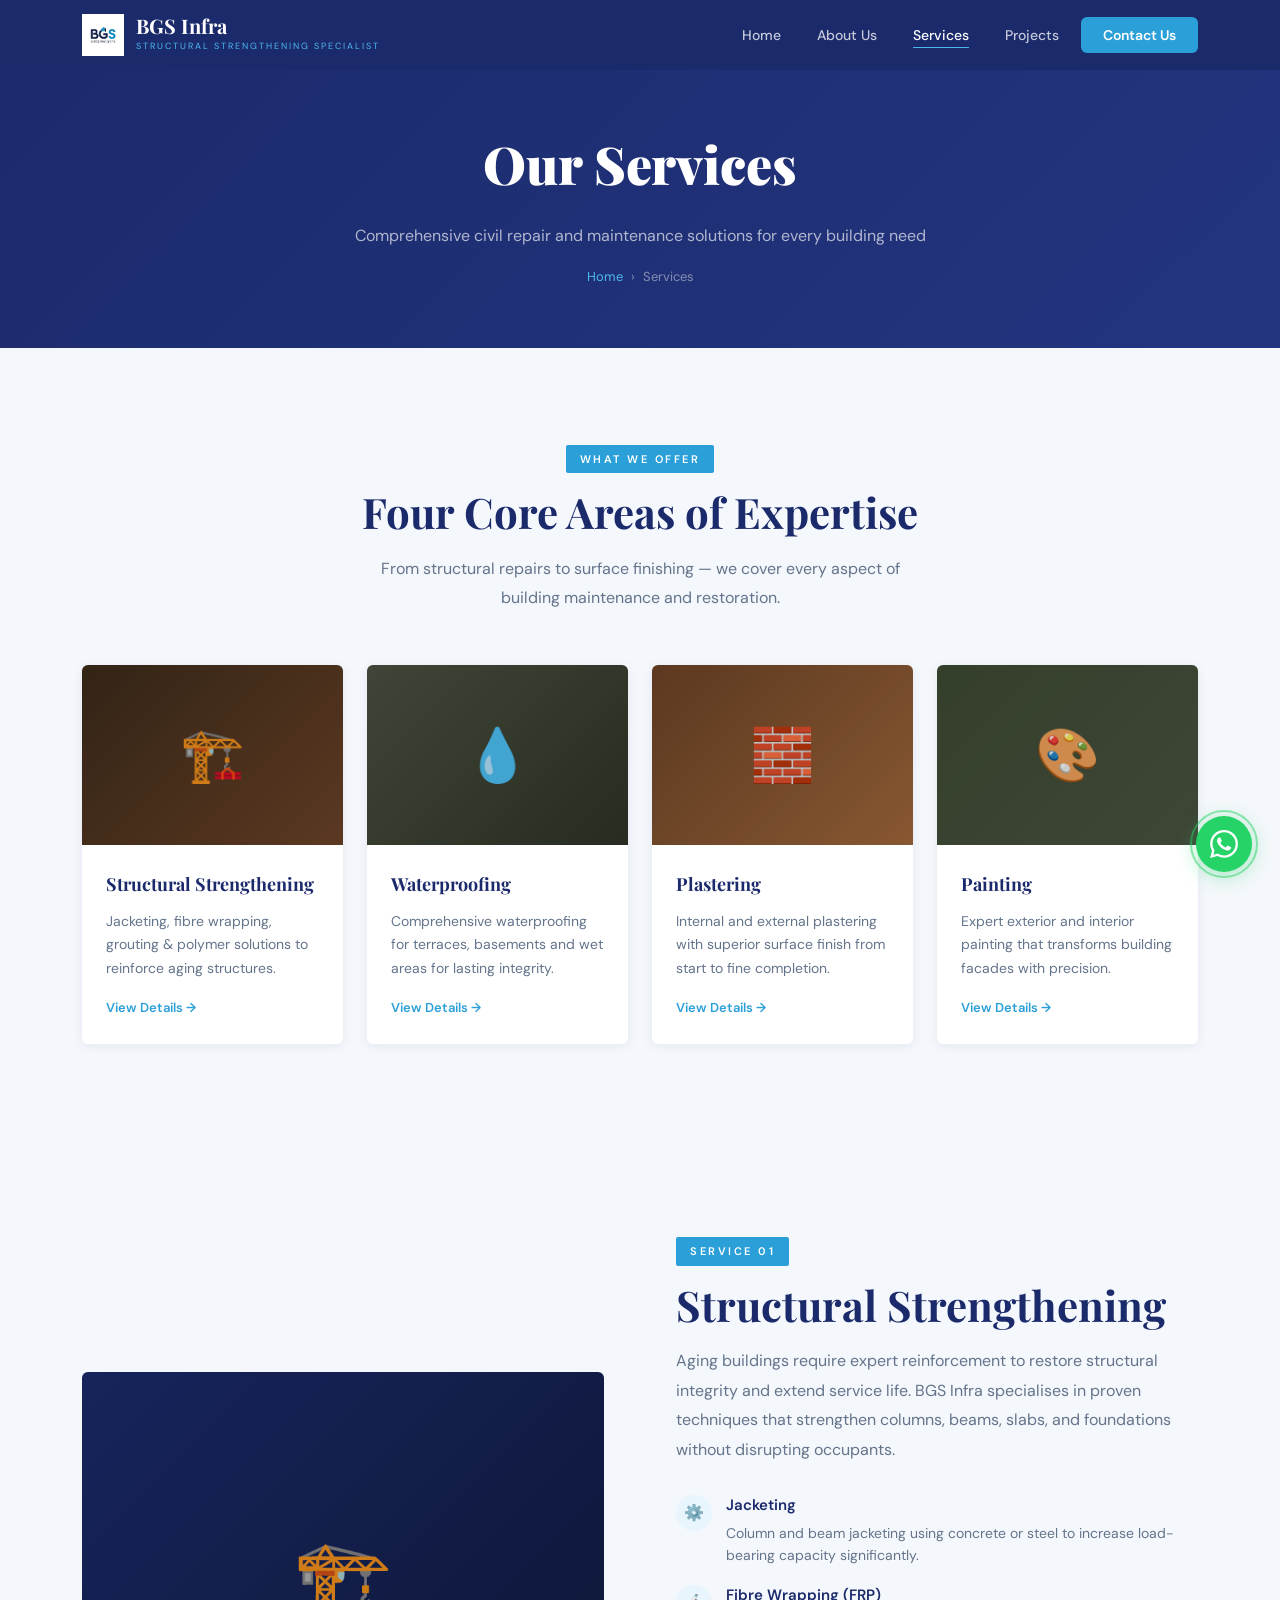
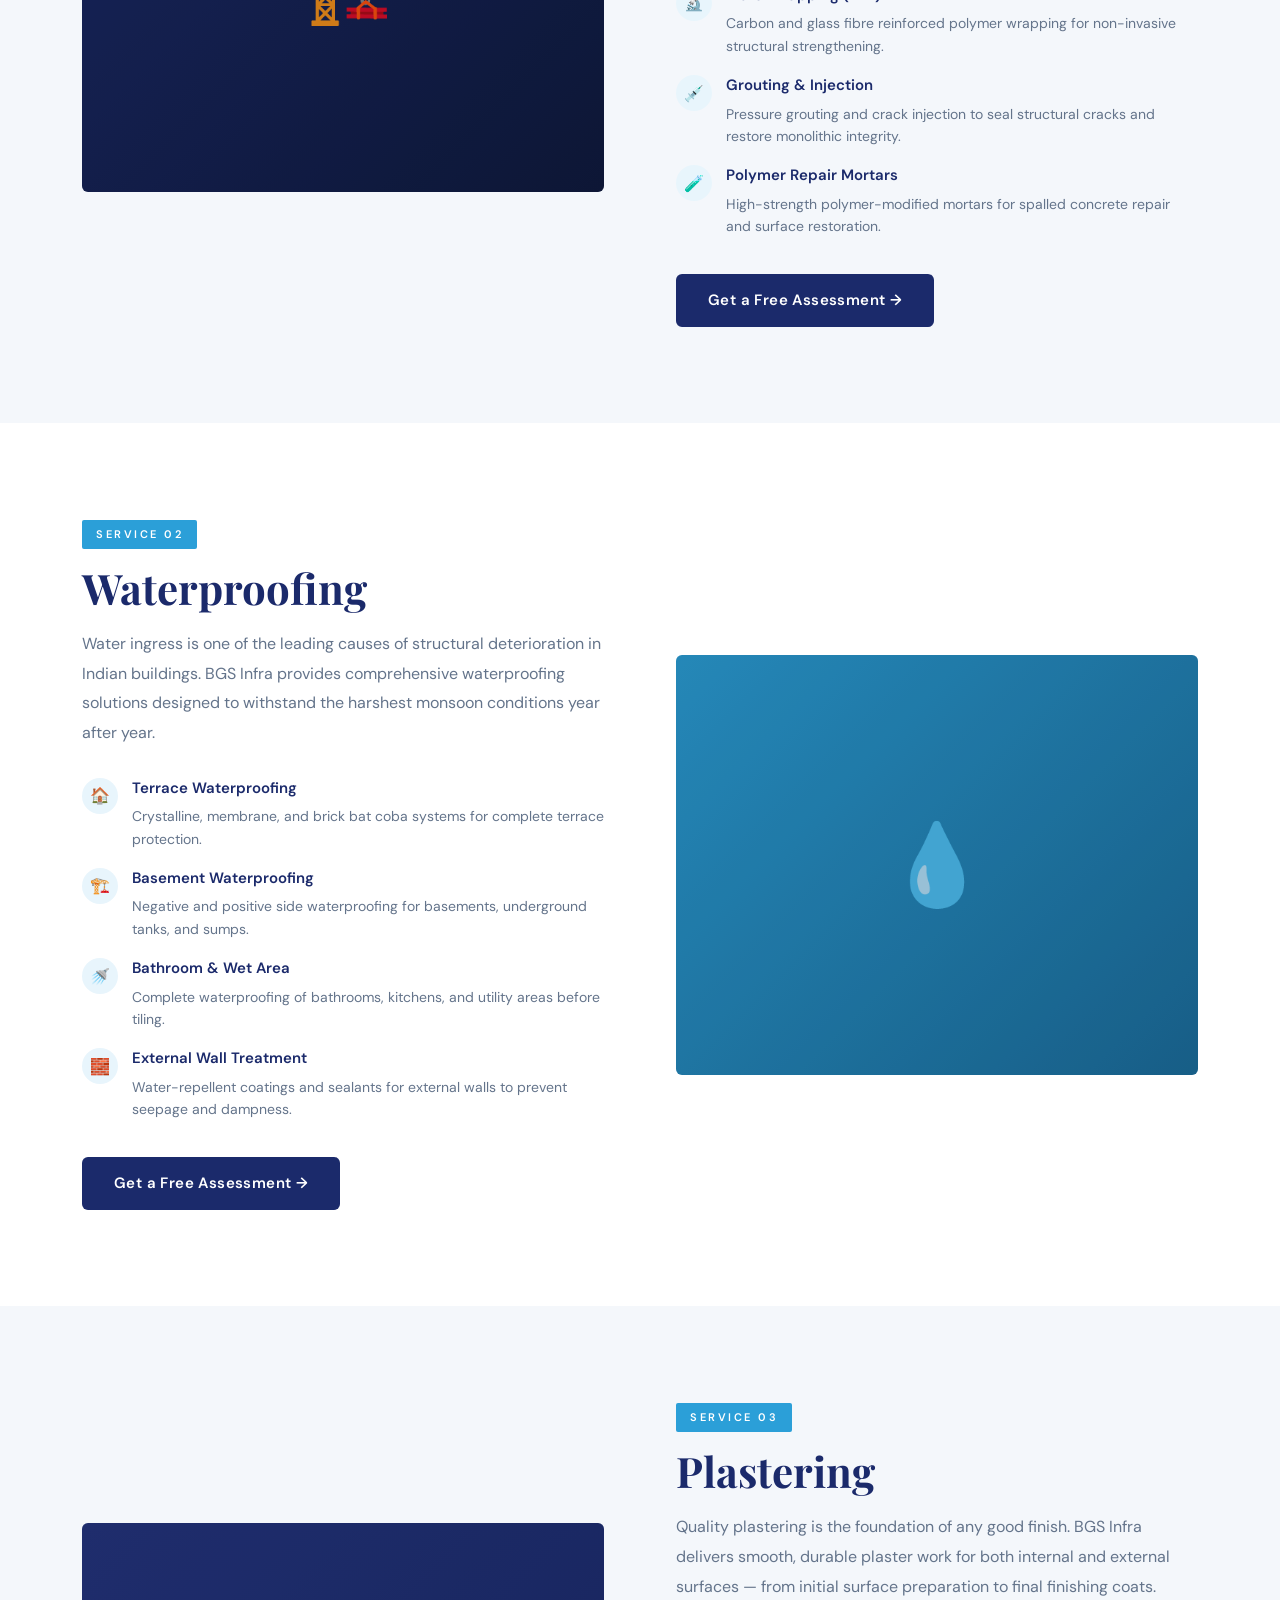
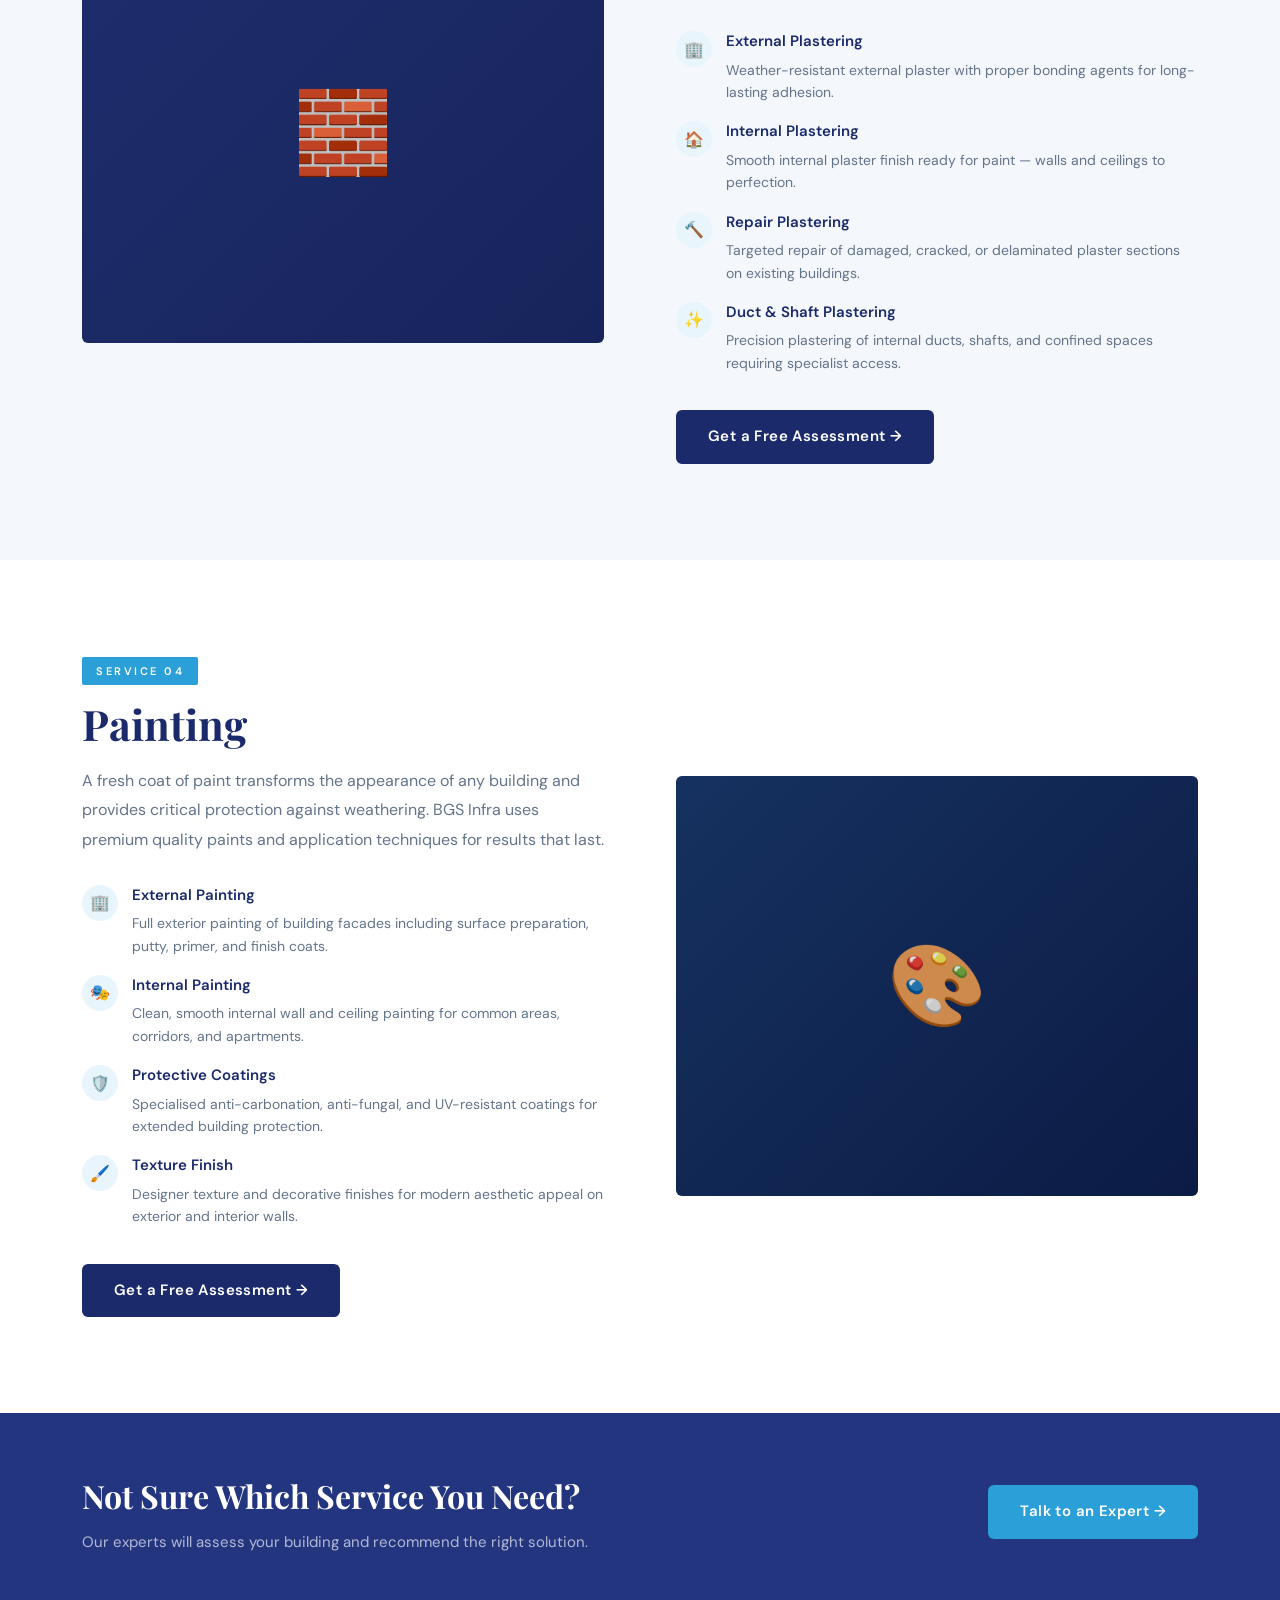
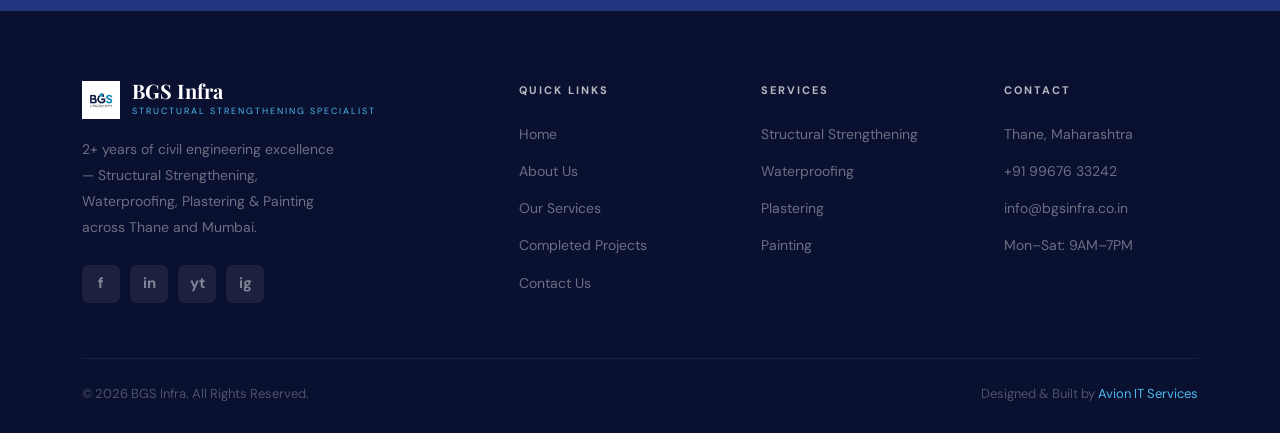
<file: frontend/services.html>
<!DOCTYPE html>
<html lang="en">
<head>
  <meta charset="UTF-8">
  <meta name="viewport" content="width=device-width, initial-scale=1.0">
  <title>Our Services | BGS Infra — Civil Engineering Thane</title>
  <meta name="description" content="BGS Infra offers structural strengthening, waterproofing, plastering and painting services for residential and commercial buildings in Thane and Mumbai.">
  <link rel="stylesheet" href="https://unpkg.com/aos@2.3.4/dist/aos.css">
  <link rel="stylesheet" href="css/style.css">
  <style>
    .service-detail {
      padding: 96px 0;
    }
    .service-detail:nth-child(even) {
      background: var(--bg-section);
    }
    .service-detail:nth-child(odd) {
      background: var(--bg-white);
    }
    .service-detail-grid {
      display: grid;
      grid-template-columns: 1fr 1fr;
      gap: 72px;
      align-items: center;
    }
    .service-detail-grid.reverse {
      direction: rtl;
    }
    .service-detail-grid.reverse > * {
      direction: ltr;
    }
    .service-img-box {
      height: 420px;
      border-radius: var(--radius);
      display: flex;
      align-items: center;
      justify-content: center;
      font-size: 80px;
      position: relative;
      overflow: hidden;
    }
    .service-img-box::after {
      content: '';
      position: absolute;
      inset: 0;
      background: rgba(0,0,0,.15);
    }
    .si-1 { background: linear-gradient(135deg, #1B2A6B, #0F1A3E); }
    .si-2 { background: linear-gradient(135deg, #2B9FD8, #1B6E9E); }
    .si-3 { background: linear-gradient(135deg, #243580, #1B2A6B); }
    .si-4 { background: linear-gradient(135deg, #1a3a70, #0d2050); }
    .service-feature {
      display: flex;
      align-items: flex-start;
      gap: 14px;
      margin-bottom: 16px;
    }
    .service-feature-icon {
      width: 36px; height: 36px;
      background: var(--sky-pale);
      border-radius: 50%;
      display: flex;
      align-items: center;
      justify-content: center;
      font-size: 16px;
      flex-shrink: 0;
      margin-top: 2px;
    }
    .service-feature h4 {
      font-size: 15px;
      font-weight: 600;
      color: var(--navy);
      margin-bottom: 4px;
    }
    .service-feature p {
      font-size: 14px;
      color: var(--text-muted);
      line-height: 1.6;
    }
    @media (max-width: 768px) {
      .service-detail-grid { grid-template-columns: 1fr; gap: 36px; }
      .service-detail-grid.reverse { direction: ltr; }
    }
  </style>
  <link rel="icon" type="image/x-icon" href="assets/favicon.ico">
<link rel="icon" type="image/png" sizes="32x32" href="assets/favicon-32x32.png">
<link rel="icon" type="image/png" sizes="16x16" href="assets/favicon-16x16.png">
</head>
<body>

<!-- NAVBAR -->
<nav class="navbar" id="navbar">
  <div class="nav-inner">
    <a href="index.html" class="nav-logo">
      <img src="assets/logo.png" alt="BGS Infra Logo" class="nav-logo-icon" style="object-fit:contain;">
      <div class="nav-logo-text">
        <span class="name">BGS Infra</span>
        <span class="tagline">Structural Strengthening Specialist</span>
      </div>
    </a>
    <ul class="nav-links">
      <li><a href="index.html">Home</a></li>
      <li><a href="about.html">About Us</a></li>
      <li><a href="services.html" class="active">Services</a></li>
      <li><a href="projects.html">Projects</a></li>
      <li><a href="contact.html" class="nav-cta">Contact Us</a></li>
    </ul>
    <button class="nav-hamburger" id="hamburger" aria-label="Menu">
      <span></span><span></span><span></span>
    </button>
  </div>
  <div class="nav-mobile" id="navMobile">
    <a href="index.html">Home</a>
    <a href="about.html">About Us</a>
    <a href="services.html">Services</a>
    <a href="projects.html">Projects</a>
    <a href="contact.html" class="nav-cta">Contact Us</a>
  </div>
</nav>

<!-- PAGE HERO -->
<section class="page-hero">
  <div class="container">
    <h1 data-aos="fade-up">Our Services</h1>
    <p data-aos="fade-up" data-aos-delay="100">Comprehensive civil repair and maintenance solutions for every building need</p>
    <div class="breadcrumb" data-aos="fade-up" data-aos-delay="200">
      <a href="index.html">Home</a> <span>›</span> <span>Services</span>
    </div>
  </div>
</section>

<!-- SERVICES OVERVIEW -->
<section class="section-pad" style="background:var(--bg-section);">
  <div class="container">
    <div class="text-center" data-aos="fade-up">
      <span class="section-label">What We Offer</span>
      <h2 class="section-title">Four Core Areas of Expertise</h2>
      <p class="section-sub" style="margin:0 auto;">From structural repairs to surface finishing — we cover every aspect of building maintenance and restoration.</p>
    </div>
    <div class="services-grid" style="margin-top:52px;">
      <a href="#structural" class="service-card" style="text-decoration:none;" data-aos="fade-up" data-aos-delay="0">
        <div class="service-card-img s-bg-1">🏗️</div>
        <div class="service-card-body">
          <h3>Structural Strengthening</h3>
          <p>Jacketing, fibre wrapping, grouting & polymer solutions to reinforce aging structures.</p>
          <span class="service-card-link">View Details →</span>
        </div>
      </a>
      <a href="#waterproofing" class="service-card" style="text-decoration:none;" data-aos="fade-up" data-aos-delay="80">
        <div class="service-card-img s-bg-2">💧</div>
        <div class="service-card-body">
          <h3>Waterproofing</h3>
          <p>Comprehensive waterproofing for terraces, basements and wet areas for lasting integrity.</p>
          <span class="service-card-link">View Details →</span>
        </div>
      </a>
      <a href="#plastering" class="service-card" style="text-decoration:none;" data-aos="fade-up" data-aos-delay="160">
        <div class="service-card-img s-bg-3">🧱</div>
        <div class="service-card-body">
          <h3>Plastering</h3>
          <p>Internal and external plastering with superior surface finish from start to fine completion.</p>
          <span class="service-card-link">View Details →</span>
        </div>
      </a>
      <a href="#painting" class="service-card" style="text-decoration:none;" data-aos="fade-up" data-aos-delay="240">
        <div class="service-card-img s-bg-4">🎨</div>
        <div class="service-card-body">
          <h3>Painting</h3>
          <p>Expert exterior and interior painting that transforms building facades with precision.</p>
          <span class="service-card-link">View Details →</span>
        </div>
      </a>
    </div>
  </div>
</section>

<!-- SERVICE 1: STRUCTURAL STRENGTHENING -->
<section class="service-detail" id="structural">
  <div class="container">
    <div class="service-detail-grid">
      <div data-aos="fade-right">
        <div class="service-img-box si-1">🏗️</div>
      </div>
      <div data-aos="fade-left" data-aos-delay="100">
        <span class="section-label">Service 01</span>
        <h2 class="section-title">Structural Strengthening</h2>
        <p style="color:var(--text-muted);font-size:16px;line-height:1.85;margin-bottom:28px;">
          Aging buildings require expert reinforcement to restore structural integrity and extend service life. BGS Infra specialises in proven techniques that strengthen columns, beams, slabs, and foundations without disrupting occupants.
        </p>
        <div class="service-feature">
          <div class="service-feature-icon">⚙️</div>
          <div>
            <h4>Jacketing</h4>
            <p>Column and beam jacketing using concrete or steel to increase load-bearing capacity significantly.</p>
          </div>
        </div>
        <div class="service-feature">
          <div class="service-feature-icon">🔬</div>
          <div>
            <h4>Fibre Wrapping (FRP)</h4>
            <p>Carbon and glass fibre reinforced polymer wrapping for non-invasive structural strengthening.</p>
          </div>
        </div>
        <div class="service-feature">
          <div class="service-feature-icon">💉</div>
          <div>
            <h4>Grouting & Injection</h4>
            <p>Pressure grouting and crack injection to seal structural cracks and restore monolithic integrity.</p>
          </div>
        </div>
        <div class="service-feature">
          <div class="service-feature-icon">🧪</div>
          <div>
            <h4>Polymer Repair Mortars</h4>
            <p>High-strength polymer-modified mortars for spalled concrete repair and surface restoration.</p>
          </div>
        </div>
        <a href="contact.html" class="btn btn-dark" style="margin-top:20px;">Get a Free Assessment →</a>
      </div>
    </div>
  </div>
</section>

<!-- SERVICE 2: WATERPROOFING -->
<section class="service-detail" id="waterproofing">
  <div class="container">
    <div class="service-detail-grid reverse">
      <div data-aos="fade-left">
        <div class="service-img-box si-2">💧</div>
      </div>
      <div data-aos="fade-right" data-aos-delay="100">
        <span class="section-label">Service 02</span>
        <h2 class="section-title">Waterproofing</h2>
        <p style="color:var(--text-muted);font-size:16px;line-height:1.85;margin-bottom:28px;">
          Water ingress is one of the leading causes of structural deterioration in Indian buildings. BGS Infra provides comprehensive waterproofing solutions designed to withstand the harshest monsoon conditions year after year.
        </p>
        <div class="service-feature">
          <div class="service-feature-icon">🏠</div>
          <div>
            <h4>Terrace Waterproofing</h4>
            <p>Crystalline, membrane, and brick bat coba systems for complete terrace protection.</p>
          </div>
        </div>
        <div class="service-feature">
          <div class="service-feature-icon">🏗️</div>
          <div>
            <h4>Basement Waterproofing</h4>
            <p>Negative and positive side waterproofing for basements, underground tanks, and sumps.</p>
          </div>
        </div>
        <div class="service-feature">
          <div class="service-feature-icon">🚿</div>
          <div>
            <h4>Bathroom & Wet Area</h4>
            <p>Complete waterproofing of bathrooms, kitchens, and utility areas before tiling.</p>
          </div>
        </div>
        <div class="service-feature">
          <div class="service-feature-icon">🧱</div>
          <div>
            <h4>External Wall Treatment</h4>
            <p>Water-repellent coatings and sealants for external walls to prevent seepage and dampness.</p>
          </div>
        </div>
        <a href="contact.html" class="btn btn-dark" style="margin-top:20px;">Get a Free Assessment →</a>
      </div>
    </div>
  </div>
</section>

<!-- SERVICE 3: PLASTERING -->
<section class="service-detail" id="plastering">
  <div class="container">
    <div class="service-detail-grid">
      <div data-aos="fade-right">
        <div class="service-img-box si-3">🧱</div>
      </div>
      <div data-aos="fade-left" data-aos-delay="100">
        <span class="section-label">Service 03</span>
        <h2 class="section-title">Plastering</h2>
        <p style="color:var(--text-muted);font-size:16px;line-height:1.85;margin-bottom:28px;">
          Quality plastering is the foundation of any good finish. BGS Infra delivers smooth, durable plaster work for both internal and external surfaces — from initial surface preparation to final finishing coats.
        </p>
        <div class="service-feature">
          <div class="service-feature-icon">🏢</div>
          <div>
            <h4>External Plastering</h4>
            <p>Weather-resistant external plaster with proper bonding agents for long-lasting adhesion.</p>
          </div>
        </div>
        <div class="service-feature">
          <div class="service-feature-icon">🏠</div>
          <div>
            <h4>Internal Plastering</h4>
            <p>Smooth internal plaster finish ready for paint — walls and ceilings to perfection.</p>
          </div>
        </div>
        <div class="service-feature">
          <div class="service-feature-icon">🔨</div>
          <div>
            <h4>Repair Plastering</h4>
            <p>Targeted repair of damaged, cracked, or delaminated plaster sections on existing buildings.</p>
          </div>
        </div>
        <div class="service-feature">
          <div class="service-feature-icon">✨</div>
          <div>
            <h4>Duct & Shaft Plastering</h4>
            <p>Precision plastering of internal ducts, shafts, and confined spaces requiring specialist access.</p>
          </div>
        </div>
        <a href="contact.html" class="btn btn-dark" style="margin-top:20px;">Get a Free Assessment →</a>
      </div>
    </div>
  </div>
</section>

<!-- SERVICE 4: PAINTING -->
<section class="service-detail" id="painting">
  <div class="container">
    <div class="service-detail-grid reverse">
      <div data-aos="fade-left">
        <div class="service-img-box si-4">🎨</div>
      </div>
      <div data-aos="fade-right" data-aos-delay="100">
        <span class="section-label">Service 04</span>
        <h2 class="section-title">Painting</h2>
        <p style="color:var(--text-muted);font-size:16px;line-height:1.85;margin-bottom:28px;">
          A fresh coat of paint transforms the appearance of any building and provides critical protection against weathering. BGS Infra uses premium quality paints and application techniques for results that last.
        </p>
        <div class="service-feature">
          <div class="service-feature-icon">🏢</div>
          <div>
            <h4>External Painting</h4>
            <p>Full exterior painting of building facades including surface preparation, putty, primer, and finish coats.</p>
          </div>
        </div>
        <div class="service-feature">
          <div class="service-feature-icon">🎭</div>
          <div>
            <h4>Internal Painting</h4>
            <p>Clean, smooth internal wall and ceiling painting for common areas, corridors, and apartments.</p>
          </div>
        </div>
        <div class="service-feature">
          <div class="service-feature-icon">🛡️</div>
          <div>
            <h4>Protective Coatings</h4>
            <p>Specialised anti-carbonation, anti-fungal, and UV-resistant coatings for extended building protection.</p>
          </div>
        </div>
        <div class="service-feature">
          <div class="service-feature-icon">🖌️</div>
          <div>
            <h4>Texture Finish</h4>
            <p>Designer texture and decorative finishes for modern aesthetic appeal on exterior and interior walls.</p>
          </div>
        </div>
        <a href="contact.html" class="btn btn-dark" style="margin-top:20px;">Get a Free Assessment →</a>
      </div>
    </div>
  </div>
</section>

<!-- CTA -->
<div class="cta-strip">
  <div class="cta-strip-inner">
    <div data-aos="fade-right">
      <h2>Not Sure Which Service You Need?</h2>
      <p>Our experts will assess your building and recommend the right solution.</p>
    </div>
    <a href="contact.html" class="btn btn-primary" data-aos="fade-left">Talk to an Expert →</a>
  </div>
</div>

<!-- FOOTER -->
<footer>
  <div class="container">
    <div class="footer-grid">
      <div class="footer-brand">
        <div class="logo-wrap">
          <img src="assets/logo.png" alt="BGS Infra" style="width:38px;height:38px;object-fit:contain;">
          <div class="nav-logo-text">
            <span class="name">BGS Infra</span>
            <span class="tagline">Structural Strengthening Specialist</span>
          </div>
        </div>
        <p>2+ years of civil engineering excellence — Structural Strengthening, Waterproofing, Plastering & Painting across Thane and Mumbai.</p>
        <div class="footer-socials">
          <a href="#" class="footer-social">f</a>
          <a href="#" class="footer-social">in</a>
          <a href="#" class="footer-social">yt</a>
          <a href="#" class="footer-social">ig</a>
        </div>
      </div>
      <div class="footer-col">
        <h4>Quick Links</h4>
        <ul>
          <li><a href="index.html">Home</a></li>
          <li><a href="about.html">About Us</a></li>
          <li><a href="services.html">Our Services</a></li>
          <li><a href="projects.html">Completed Projects</a></li>
          <li><a href="contact.html">Contact Us</a></li>
        </ul>
      </div>
      <div class="footer-col">
        <h4>Services</h4>
        <ul>
          <li><a href="#structural">Structural Strengthening</a></li>
          <li><a href="#waterproofing">Waterproofing</a></li>
          <li><a href="#plastering">Plastering</a></li>
          <li><a href="#painting">Painting</a></li>
        </ul>
      </div>
      <div class="footer-col">
        <h4>Contact</h4>
        <ul>
          <li><a href="#">Thane, Maharashtra</a></li>
          <li><a href="tel:+919967633242">+91 99676 33242</a></li>
          <li><a href="mailto:info@bgsinfra.co.in">info@bgsinfra.co.in</a></li>
          <li><a href="#">Mon–Sat: 9AM–7PM</a></li>
        </ul>
      </div>
    </div>
    <div class="footer-bottom">
      <span>© 2026 BGS Infra. All Rights Reserved.</span>
      <span>Designed & Built by <a href="https://www.avionit.online/" style="color:var(--olive-light);" target="_blank" rel="noopener noreferrer">Avion IT Services</a></span>
    </div>
  </div>
</footer>

<a href="https://wa.me/91XXXXXXXXXX?text=Hi%20BGS%20Infra%2C%20I%20would%20like%20to%20enquire%20about%20your%20services."
   class="whatsapp-float" target="_blank" rel="noopener" aria-label="WhatsApp">
  <svg viewBox="0 0 24 24" xmlns="http://www.w3.org/2000/svg" style="width:28px;height:28px;fill:#fff;flex-shrink:0;">
    <path d="M17.472 14.382c-.297-.149-1.758-.867-2.03-.967-.273-.099-.471-.148-.67.15-.197.297-.767.966-.94 1.164-.173.199-.347.223-.644.075-.297-.15-1.255-.463-2.39-1.475-.883-.788-1.48-1.761-1.653-2.059-.173-.297-.018-.458.13-.606.134-.133.298-.347.446-.52.149-.174.198-.298.298-.497.099-.198.05-.371-.025-.52-.075-.149-.669-1.612-.916-2.207-.242-.579-.487-.5-.669-.51-.173-.008-.371-.01-.57-.01-.198 0-.52.074-.792.372-.272.297-1.04 1.016-1.04 2.479 0 1.462 1.065 2.875 1.213 3.074.149.198 2.096 3.2 5.077 4.487.709.306 1.262.489 1.694.625.712.227 1.36.195 1.871.118.571-.085 1.758-.719 2.006-1.413.248-.694.248-1.289.173-1.413-.074-.124-.272-.198-.57-.347m-5.421 7.403h-.004a9.87 9.87 0 01-5.031-1.378l-.361-.214-3.741.982.998-3.648-.235-.374a9.86 9.86 0 01-1.51-5.26c.001-5.45 4.436-9.884 9.888-9.884 2.64 0 5.122 1.03 6.988 2.898a9.825 9.825 0 012.893 6.994c-.003 5.45-4.437 9.884-9.885 9.884m8.413-18.297A11.815 11.815 0 0012.05 0C5.495 0 .16 5.335.157 11.892c0 2.096.547 4.142 1.588 5.945L.057 24l6.305-1.654a11.882 11.882 0 005.683 1.448h.005c6.554 0 11.89-5.335 11.893-11.893a11.821 11.821 0 00-3.48-8.413Z"/>
  </svg>
</a>

<script src="https://unpkg.com/aos@2.3.4/dist/aos.js"></script>
<script src="js/main.js"></script>
</body>
</html>
</file>
<file: frontend/css/style.css>
/* ═══════════════════════════════════════════════════════════
   BGS INFRA PROJECTS — Main Stylesheet
   Clean & Professional: Navy · Sky Blue · White · Blue-Grey
═══════════════════════════════════════════════════════════ */

@import url('https://fonts.googleapis.com/css2?family=Playfair+Display:wght@400;600;700;900&family=DM+Sans:wght@300;400;500;600&display=swap');

/* ── CSS Variables ───────────────────────────────────────── */
:root {
  /* Primary — from logo */
  --navy:         #1B2A6B;
  --navy-mid:     #243580;
  --navy-light:   #2E4299;
  --sky:          #2B9FD8;
  --sky-light:    #4DB8EE;
  --sky-pale:     #E8F5FC;

  /* Backgrounds */
  --bg-white:     #FFFFFF;
  --bg-section:   #F4F7FB;
  --bg-card:      #FFFFFF;
  --bg-bluegrey:  #EDF2F7;

  /* Text */
  --text-dark:    #0F1A3E;
  --text-body:    #2D3748;
  --text-muted:   #64748B;

  /* Aliases — keeps all old references working */
  --brown-dark:   #1B2A6B;
  --brown-mid:    #243580;
  --brown-light:  #2B9FD8;
  --cream-bg:     #F4F7FB;
  --cream-dark:   #D6E4F0;
  --cream-white:  #FFFFFF;
  --olive-dark:   #1B2A6B;
  --olive-mid:    #2B9FD8;
  --olive-light:  #4DB8EE;

  --shadow-sm:    0 2px 12px rgba(27,42,107,.07);
  --shadow-md:    0 6px 30px rgba(27,42,107,.12);
  --shadow-lg:    0 16px 60px rgba(27,42,107,.16);
  --radius:       6px;
  --transition:   all .3s cubic-bezier(.4,0,.2,1);
}

/* ── Reset ───────────────────────────────────────────────── */
*, *::before, *::after { margin:0; padding:0; box-sizing:border-box; }
html {
  scroll-behavior:smooth;
  font-size:16px;
  overflow-x:hidden;
  max-width:100%;
}
body {
  font-family:'DM Sans',sans-serif;
  background:var(--bg-white);
  color:var(--text-body);
  line-height:1.7;
  overflow-x:hidden;
  max-width:100%;
  width:100%;
}
img { max-width:100%; height:auto; display:block; }
a  { text-decoration:none; color:inherit; }
ul { list-style:none; }
button { cursor:pointer; font-family:inherit; }

/* ── Utility ─────────────────────────────────────────────── */
.container   { max-width:1180px; margin:0 auto; padding:0 32px; }
.section-pad { padding:96px 0; }
.text-center { text-align:center; }

.section-label {
  display:inline-block;
  background:var(--sky);
  color:#fff;
  font-size:11px;
  font-weight:600;
  letter-spacing:2.5px;
  text-transform:uppercase;
  padding:5px 14px;
  border-radius:2px;
  margin-bottom:14px;
}

.section-title {
  font-family:'Playfair Display',serif;
  font-size:clamp(26px,3.5vw,42px);
  font-weight:700;
  color:var(--navy);
  line-height:1.2;
  margin-bottom:16px;
}

.section-sub {
  font-size:16px;
  color:var(--text-muted);
  max-width:520px;
  line-height:1.85;
}

/* ── Buttons ─────────────────────────────────────────────── */
.btn {
  display:inline-flex;
  align-items:center;
  gap:8px;
  font-family:'DM Sans',sans-serif;
  font-weight:600;
  font-size:15px;
  letter-spacing:.4px;
  border-radius:var(--radius);
  padding:14px 32px;
  transition:var(--transition);
  border:none;
}
.btn-primary {
  background:var(--sky);
  color:#fff;
}
.btn-primary:hover {
  background:var(--sky-light);
  transform:translateY(-2px);
  box-shadow:var(--shadow-md);
}
.btn-outline {
  background:transparent;
  color:#ffffff;
  border:1.5px solid rgba(255,255,255,.35);
}
.btn-outline:hover {
  background:rgba(255,255,255,.08);
  border-color:rgba(255,255,255,.6);
}
.btn-dark {
  background:var(--navy);
  color:#ffffff;
}
.btn-dark:hover {
  background:var(--navy-mid);
  transform:translateY(-2px);
}

/* ══════════════════════════════════════════════════════════
   NAVBAR
══════════════════════════════════════════════════════════ */
.navbar {
  position:fixed;
  top:0; left:0; right:0;
  z-index:1000;
  background:var(--navy);
  height:70px;
  transition:var(--transition);
}
.navbar.scrolled {
  height:60px;
  box-shadow:0 4px 30px rgba(27,42,107,.35);
}
.nav-inner {
  max-width:1180px;
  margin:0 auto;
  padding:0 32px;
  height:100%;
  display:flex;
  align-items:center;
  justify-content:space-between;
  position:relative;
}
.nav-logo {
  display:flex;
  align-items:center;
  gap:12px;
}
.nav-logo-icon {
  width:42px; height:42px;
  flex-shrink:0;
}
.nav-logo-text .name {
  font-family:'Playfair Display',serif;
  font-size:20px;
  font-weight:700;
  color:#FFFFFF;
  display:block;
  line-height:1;
}
.nav-logo-text .tagline {
  font-size:9px;
  letter-spacing:2px;
  text-transform:uppercase;
  color:var(--sky-light);
  display:block;
  margin-top:3px;
}
.nav-links {
  display:flex;
  align-items:center;
  gap:8px;
}
.nav-links a {
  color:rgba(255,255,255,.75);
  font-size:14px;
  font-weight:500;
  padding:8px 14px;
  border-radius:var(--radius);
  transition:var(--transition);
  position:relative;
}
.nav-links a::after {
  content:'';
  position:absolute;
  bottom:4px; left:14px; right:14px;
  height:1px;
  background:var(--sky-light);
  transform:scaleX(0);
  transition:transform .3s ease;
}
.nav-links a:hover { color:#fff; }
.nav-links a:hover::after,
.nav-links a.active::after { transform:scaleX(1); }
.nav-links a.active { color:#fff; }
.nav-cta {
  background:var(--sky) !important;
  color:#fff !important;
  padding:9px 22px !important;
  font-weight:600 !important;
}
.nav-cta::after { display:none !important; }
.nav-cta:hover { background:var(--sky-light) !important; }

/* Hamburger */
.nav-hamburger {
  display:none;
  flex-direction:column;
  gap:5px;
  background:none;
  border:none;
  padding:6px;
  cursor:pointer;
  flex-shrink:0;
}
.nav-hamburger span {
  display:block;
  width:24px; height:2px;
  background:#ffffff;
  border-radius:2px;
  transition:var(--transition);
}
.nav-hamburger.open span:nth-child(1) { transform:translateY(7px) rotate(45deg); }
.nav-hamburger.open span:nth-child(2) { opacity:0; }
.nav-hamburger.open span:nth-child(3) { transform:translateY(-7px) rotate(-45deg); }

/* Mobile menu */
.nav-mobile {
  display:none;
  flex-direction:column;
  background:var(--navy);
  padding:16px 32px 24px;
  border-top:1px solid rgba(255,255,255,.08);
}
.nav-mobile.open { display:flex; }
.nav-mobile a {
  color:rgba(255,255,255,.75);
  font-size:16px;
  font-weight:500;
  padding:12px 0;
  border-bottom:1px solid rgba(255,255,255,.06);
  transition:color .2s;
}
.nav-mobile a:hover { color:#fff; }
.nav-mobile .nav-cta {
  margin-top:12px;
  background:var(--sky) !important;
  color:#fff !important;
  text-align:center;
  border-radius:var(--radius);
  border:none !important;
  padding:14px !important;
}

/* ══════════════════════════════════════════════════════════
   HERO
══════════════════════════════════════════════════════════ */
.hero {
  min-height:100vh;
  width:100%;
  background:
    linear-gradient(135deg, rgba(27,42,107,.97) 0%, rgba(15,26,62,.98) 100%),
    repeating-linear-gradient(
      45deg,
      transparent,
      transparent 40px,
      rgba(255,255,255,.015) 40px,
      rgba(255,255,255,.015) 41px
    );
  display:flex;
  align-items:center;
  padding-top:70px;
  position:relative;
  overflow:hidden;
}
.hero::before {
  content:'';
  position:absolute;
  top:-200px; right:-200px;
  width:700px; height:700px;
  background:radial-gradient(circle, rgba(43,159,216,.15) 0%, transparent 70%);
  pointer-events:none;
}
.hero::after {
  content:'';
  position:absolute;
  bottom:-100px; left:-100px;
  width:500px; height:500px;
  background:radial-gradient(circle, rgba(43,159,216,.08) 0%, transparent 70%);
  pointer-events:none;
}
.hero-inner {
  max-width:1180px;
  margin:0 auto;
  padding:80px 32px;
  position:relative;
  z-index:2;
}
.hero-badge {
  display:inline-flex;
  align-items:center;
  gap:10px;
  background:rgba(255,255,255,.07);
  border:1px solid rgba(255,255,255,.12);
  color:var(--cream-dark);
  font-size:12px;
  font-weight:500;
  letter-spacing:2px;
  text-transform:uppercase;
  padding:8px 18px;
  border-radius:2px;
  margin-bottom:32px;
}
.hero-badge-dot {
  width:7px; height:7px;
  background:var(--sky-light);
  border-radius:50%;
  animation:pulse-dot 2s infinite;
}
@keyframes pulse-dot {
  0%,100% { opacity:1; transform:scale(1); }
  50%      { opacity:.5; transform:scale(.7); }
}
.hero-title {
  font-family:'Playfair Display',serif;
  font-size:clamp(36px,5.5vw,68px);
  font-weight:900;
  color:var(--cream-bg);
  line-height:1.12;
  margin-bottom:24px;
  max-width:680px;
}
.hero-title em {
  font-style:normal;
  color:var(--olive-light);
}
.hero-desc {
  font-size:17px;
  color:var(--cream-dark);
  opacity:.8;
  max-width:480px;
  line-height:1.85;
  margin-bottom:44px;
}
.hero-btns {
  display:flex;
  gap:16px;
  flex-wrap:wrap;
  margin-bottom:80px;
}
.hero-stats {
  display:flex;
  gap:56px;
  flex-wrap:wrap;
}
.hero-stat-divider {
  width:1px;
  background:rgba(255,255,255,.15);
}
.hero-stat strong {
  display:block;
  font-family:'Playfair Display',serif;
  font-size:clamp(32px,4vw,48px);
  font-weight:700;
  color:var(--cream-bg);
  line-height:1;
}
.hero-stat span {
  font-size:12px;
  letter-spacing:1.5px;
  text-transform:uppercase;
  color:var(--sky-light);
  margin-top:6px;
  display:block;
}
/* hero scroll indicator */
.hero-scroll {
  position:absolute;
  bottom:32px;
  left:50%;
  transform:translateX(-50%);
  display:flex;
  flex-direction:column;
  align-items:center;
  gap:8px;
  color:rgba(255,255,255,.3);
  font-size:11px;
  letter-spacing:2px;
  text-transform:uppercase;
  animation:bounce-down 2s infinite;
}
.hero-scroll-line {
  width:1px; height:40px;
  background:linear-gradient(to bottom, rgba(255,255,255,.3), transparent);
}
@keyframes bounce-down {
  0%,100% { transform:translateX(-50%) translateY(0); }
  50%      { transform:translateX(-50%) translateY(8px); }
}

/* ══════════════════════════════════════════════════════════
   ABOUT
══════════════════════════════════════════════════════════ */
.about { background:var(--bg-white); }
.about-grid {
  display:grid;
  grid-template-columns:1fr 1fr;
  gap:80px;
  align-items:center;
}
.about-img-wrap { position:relative; }
.about-img { width:100%; height:480px; object-fit:cover; border-radius:var(--radius); }
.about-img-placeholder {
  width:100%; height:480px;
  background:linear-gradient(145deg,var(--navy-mid),var(--navy));
  border-radius:var(--radius);
  display:flex; align-items:center; justify-content:center;
  color:rgba(255,255,255,.3); font-size:13px; letter-spacing:1px; text-transform:uppercase;
}
.about-badge-exp {
  position:absolute; bottom:32px; right:-24px;
  background:var(--navy); color:#fff;
  padding:24px 28px; border-radius:var(--radius);
  box-shadow:var(--shadow-lg); text-align:center;
}
.about-badge-exp strong {
  font-family:'Playfair Display',serif; font-size:42px; font-weight:900;
  display:block; color:var(--sky-light); line-height:1;
}
.about-badge-exp span {
  font-size:12px; letter-spacing:1.5px; text-transform:uppercase;
  opacity:.7; margin-top:6px; display:block;
}
.about-values { display:grid; grid-template-columns:repeat(3,1fr); gap:16px; margin-top:36px; }
.value-card {
  padding:18px 16px; background:var(--bg-section);
  border-left:3px solid var(--sky); border-radius:0 var(--radius) var(--radius) 0;
}
.value-card strong {
  display:block; font-size:12px; font-weight:700; letter-spacing:1.5px;
  text-transform:uppercase; color:var(--navy); margin-bottom:6px;
}
.value-card p { font-size:13px; color:var(--text-muted); line-height:1.6; }

/* ══════════════════════════════════════════════════════════
   SERVICES
══════════════════════════════════════════════════════════ */
.services { background:var(--bg-section); }
.services-grid {
  display:grid;
  grid-template-columns:repeat(4,1fr);
  gap:24px;
  margin-top:56px;
}
.service-card {
  background:var(--cream-white);
  border-radius:var(--radius);
  overflow:hidden;
  box-shadow:var(--shadow-sm);
  transition:var(--transition);
}
.service-card:hover {
  transform:translateY(-6px);
  box-shadow:var(--shadow-lg);
}
.service-card-img {
  height:180px;
  display:flex;
  align-items:center;
  justify-content:center;
  font-size:52px;
  position:relative;
  overflow:hidden;
}
.service-card-img::after {
  content:'';
  position:absolute;
  inset:0;
  background:rgba(0,0,0,.15);
  transition:opacity .3s;
}
.service-card:hover .service-card-img::after { opacity:0; }
.s-bg-1 { background:linear-gradient(135deg,#3B2A1A,#6B4226); }
.s-bg-2 { background:linear-gradient(135deg,#4A5240,#2e3326); }
.s-bg-3 { background:linear-gradient(135deg,#6B4226,#A0673A); }
.s-bg-4 { background:linear-gradient(135deg,#3D4A32,#4A5240); }
.service-card-body { padding:24px; }
.service-card-body h3 {
  font-family:'Playfair Display',serif;
  font-size:18px;
  color:var(--navy);
  margin-bottom:10px;
}
.service-card-body p { font-size:14px; color:var(--text-muted); line-height:1.7; }
.service-card-link {
  display:inline-flex; align-items:center; gap:6px;
  margin-top:16px; font-size:13px; font-weight:600;
  color:var(--sky); transition:gap .2s;
}
.service-card:hover .service-card-link { gap:10px; }

/* ══════════════════════════════════════════════════════════
   WHY CHOOSE US
══════════════════════════════════════════════════════════ */
.why { background:var(--navy); }
.why .section-title { color:#ffffff; }
.why .section-sub  { color:rgba(255,255,255,.65); }
.why-grid {
  display:grid;
  grid-template-columns:repeat(3,1fr);
  gap:1px;
  background:rgba(255,255,255,.06);
  margin-top:56px;
  border:1px solid rgba(255,255,255,.06);
}
.why-item {
  padding:40px 36px;
  background:rgba(255,255,255,.02);
  transition:background .3s;
}
.why-item:hover { background:rgba(255,255,255,.06); }
.why-num {
  font-family:'Playfair Display',serif; font-size:52px; font-weight:900;
  color:var(--sky-light); opacity:.35; line-height:1; margin-bottom:16px;
}
.why-item h3 {
  font-family:'Playfair Display',serif; font-size:18px;
  color:#ffffff; margin-bottom:12px;
}
.why-item p { font-size:14px; color:rgba(255,255,255,.6); line-height:1.8; }

/* ══════════════════════════════════════════════════════════
   PROJECTS
══════════════════════════════════════════════════════════ */
.projects { background:var(--bg-white); }
.projects-filter {
  display:flex; gap:10px; flex-wrap:wrap; margin:40px 0 32px;
}
.filter-btn {
  padding:8px 20px; border-radius:var(--radius);
  font-size:13px; font-weight:600;
  border:1.5px solid var(--bg-bluegrey);
  background:transparent; color:var(--text-muted); transition:var(--transition);
}
.filter-btn:hover, .filter-btn.active {
  background:var(--navy); border-color:var(--navy); color:#fff;
}
.projects-grid {
  display:grid;
  grid-template-columns:repeat(3,1fr);
  gap:20px;
}
.project-card {
  border-radius:var(--radius);
  overflow:hidden;
  position:relative;
  height:260px;
  cursor:pointer;
  transition:var(--transition);
}
.project-card:hover { transform:scale(1.02); box-shadow:var(--shadow-lg); }
.project-card-bg {
  width:100%; height:100%;
  object-fit:cover;
  transition:transform .5s ease;
}
.project-card:hover .project-card-bg { transform:scale(1.07); }
.project-card-bg-placeholder {
  width:100%; height:100%;
  display:flex;
  align-items:flex-end;
  padding:24px;
}
.project-overlay {
  position:absolute;
  inset:0;
  background:linear-gradient(to top, rgba(20,12,4,.88) 0%, transparent 55%);
  transition:opacity .3s;
}
.project-info {
  position:absolute;
  bottom:0; left:0; right:0;
  padding:24px;
  z-index:2;
  transform:translateY(4px);
  transition:transform .3s;
}
.project-card:hover .project-info { transform:translateY(0); }
.project-info h4 {
  font-family:'Playfair Display',serif;
  font-size:17px;
  color:#fff;
  margin-bottom:6px;
}
.project-type-badge {
  display:inline-block;
  background:var(--sky);
  color:#fff;
  font-size:11px;
  font-weight:600;
  letter-spacing:1.5px;
  text-transform:uppercase;
  padding:4px 10px;
  border-radius:2px;
}
.p-bg-1 { background:linear-gradient(135deg,#1B2A6B,#0F1A3E); }
.p-bg-2 { background:linear-gradient(135deg,#243580,#1B2A6B); }
.p-bg-3 { background:linear-gradient(135deg,#2B9FD8,#1B6E9E); }
.p-bg-4 { background:linear-gradient(135deg,#1a3a70,#0d2050); }
.p-bg-5 { background:linear-gradient(135deg,#2E4299,#1B2A6B); }
.p-bg-6 { background:linear-gradient(135deg,#1B6E9E,#124f73); }

/* ══════════════════════════════════════════════════════════
   TESTIMONIALS
══════════════════════════════════════════════════════════ */
.testimonials { background:var(--bg-section); }
.testi-grid {
  display:grid; grid-template-columns:repeat(3,1fr);
  gap:24px; margin-top:56px;
}
.testi-card {
  background:var(--bg-white); border-radius:var(--radius);
  padding:36px 32px; box-shadow:var(--shadow-sm);
  position:relative; transition:var(--transition);
}
.testi-card:hover { transform:translateY(-4px); box-shadow:var(--shadow-md); }
.testi-card::before {
  content:'\201C'; position:absolute; top:20px; right:24px;
  font-family:'Playfair Display',serif; font-size:80px;
  color:var(--bg-bluegrey); line-height:1;
}
.testi-stars { color:var(--sky); font-size:15px; letter-spacing:2px; margin-bottom:16px; }
.testi-card p {
  font-size:15px; color:var(--text-muted); line-height:1.85;
  font-style:italic; margin-bottom:28px;
}
.testi-author strong { display:block; font-size:15px; color:var(--navy); font-weight:600; }
.testi-author span  { font-size:13px; color:var(--sky); }

/* ══════════════════════════════════════════════════════════
   CTA STRIP
══════════════════════════════════════════════════════════ */
.cta-strip { background:var(--navy-mid); padding:56px 0; }
.cta-strip-inner {
  max-width:1180px; margin:0 auto; padding:0 32px;
  display:flex; align-items:center; justify-content:space-between;
  gap:32px; flex-wrap:wrap;
}
.cta-strip h2 {
  font-family:'Playfair Display',serif;
  font-size:clamp(22px,3vw,32px); color:#ffffff;
}
.cta-strip p { color:rgba(255,255,255,.65); font-size:15px; margin-top:6px; }

/* ══════════════════════════════════════════════════════════
   CONTACT
══════════════════════════════════════════════════════════ */
.contact { background:var(--bg-white); }
.contact-grid {
  display:grid; grid-template-columns:1fr 1.1fr;
  gap:72px; align-items:start;
}
.contact-details { display:flex; flex-direction:column; gap:22px; margin-top:32px; }
.contact-item { display:flex; align-items:flex-start; gap:16px; }
.contact-icon {
  width:46px; height:46px; background:var(--bg-section);
  border:1px solid var(--bg-bluegrey); border-radius:var(--radius);
  display:flex; align-items:center; justify-content:center;
  font-size:20px; flex-shrink:0;
}
.contact-item-text strong {
  display:block; font-size:11px; letter-spacing:1.5px;
  text-transform:uppercase; color:var(--sky); font-weight:700; margin-bottom:4px;
}
.contact-item-text span { font-size:15px; color:var(--text-body); }
.contact-form {
  background:var(--bg-section); padding:44px 40px;
  border-radius:var(--radius); box-shadow:var(--shadow-sm);
}
.contact-form h3 {
  font-family:'Playfair Display',serif; font-size:22px;
  color:var(--navy); margin-bottom:28px;
}
.form-row { display:grid; grid-template-columns:1fr 1fr; gap:16px; }
.form-group { display:flex; flex-direction:column; margin-bottom:16px; }
.form-group label {
  font-size:11px; font-weight:700; letter-spacing:1.2px;
  text-transform:uppercase; color:var(--navy-mid); margin-bottom:8px;
}
.form-group input, .form-group select, .form-group textarea {
  background:var(--bg-white); border:1.5px solid var(--bg-bluegrey);
  border-radius:var(--radius); padding:12px 16px;
  font-family:'DM Sans',sans-serif; font-size:15px;
  color:var(--text-body); outline:none; transition:border-color .2s;
}
.form-group input:focus, .form-group select:focus,
.form-group textarea:focus { border-color:var(--sky); }
.form-group textarea { height:110px; resize:vertical; }
.form-submit {
  width:100%; margin-top:8px; padding:16px;
  background:var(--navy); color:#fff; border:none;
  border-radius:var(--radius); font-family:'DM Sans',sans-serif;
  font-size:15px; font-weight:600; letter-spacing:1px;
  text-transform:uppercase; transition:var(--transition);
}
.form-submit:hover { background:var(--sky); transform:translateY(-1px); }
.form-success {
  display:none; background:#d4edda; color:#155724;
  border:1px solid #c3e6cb; border-radius:var(--radius);
  padding:16px; text-align:center; font-weight:600; margin-top:16px;
}
.form-error-msg { color:#c0392b; font-size:12px; margin-top:4px; display:none; }

/* ══════════════════════════════════════════════════════════
   FOOTER
══════════════════════════════════════════════════════════ */
footer { background:#0A1030; padding:70px 0 28px; }
.footer-grid {
  display:grid; grid-template-columns:2fr 1fr 1fr 1fr;
  gap:48px; margin-bottom:52px;
}
.footer-brand .logo-wrap { display:flex; align-items:center; gap:12px; margin-bottom:18px; }
.footer-brand p {
  color:rgba(255,255,255,.4); font-size:14px;
  line-height:1.85; max-width:260px; margin-bottom:24px;
}
.footer-socials { display:flex; gap:10px; }
.footer-social {
  width:38px; height:38px; background:rgba(255,255,255,.07);
  border-radius:var(--radius); display:flex; align-items:center;
  justify-content:center; color:rgba(255,255,255,.45);
  font-size:15px; font-weight:700; transition:var(--transition);
}
.footer-social:hover { background:var(--sky); color:#fff; }
.footer-col h4 {
  font-size:11px; font-weight:700; letter-spacing:2px;
  text-transform:uppercase; color:rgba(255,255,255,.7); margin-bottom:20px;
}
.footer-col li { margin-bottom:10px; }
.footer-col a { color:rgba(255,255,255,.4); font-size:14px; transition:color .2s; }
.footer-col a:hover { color:rgba(255,255,255,.8); }
.footer-bottom {
  border-top:1px solid rgba(255,255,255,.07); padding-top:24px;
  display:flex; justify-content:space-between; align-items:center;
  color:rgba(255,255,255,.28); font-size:13px; flex-wrap:wrap; gap:12px;
}

/* ══════════════════════════════════════════════════════════
   PAGE HERO (inner pages)
══════════════════════════════════════════════════════════ */
.page-hero {
  background:linear-gradient(135deg,var(--navy) 0%,var(--navy-mid) 100%);
  padding:120px 0 60px; text-align:center;
}
.page-hero h1 {
  font-family:'Playfair Display',serif;
  font-size:clamp(32px,5vw,52px); font-weight:900;
  color:#ffffff; margin-bottom:14px;
}
.page-hero p { color:rgba(255,255,255,.65); font-size:16px; }
.breadcrumb {
  display:flex; align-items:center; justify-content:center;
  gap:8px; margin-top:16px; font-size:13px; color:rgba(255,255,255,.45);
}
.breadcrumb a { color:var(--sky-light); }
.breadcrumb a:hover { color:#fff; }

/* ══════════════════════════════════════════════════════════
   AOS overrides
══════════════════════════════════════════════════════════ */
[data-aos] { transition-property:transform,opacity !important; }

/* ══════════════════════════════════════════════════════════
   RESPONSIVE
══════════════════════════════════════════════════════════ */
@media (max-width:1024px) {
  .services-grid  { grid-template-columns:repeat(2,1fr); }
  .why-grid       { grid-template-columns:repeat(2,1fr); }
  .footer-grid    { grid-template-columns:1fr 1fr; }
}
@media (max-width:768px) {
  .nav-links     { display:none; }
  .nav-hamburger { display:flex; }
  .about-grid    { grid-template-columns:1fr; }
  .about-badge-exp { right:16px; }
  .about-values  { grid-template-columns:1fr; }
  .services-grid { grid-template-columns:1fr; }
  .why-grid      { grid-template-columns:1fr; }
  .projects-grid { grid-template-columns:1fr 1fr; }
  .testi-grid    { grid-template-columns:1fr; }
  .contact-grid  { grid-template-columns:1fr; }
  .form-row      { grid-template-columns:1fr; }
  .footer-grid   { grid-template-columns:1fr; }
  .cta-strip-inner { flex-direction:column; text-align:center; }
  .hero-stats    { gap:32px; }
  .hero-stat-divider { display:none; }
  .hero-btns     { flex-direction:column; }
  .hero-btns .btn { text-align:center; justify-content:center; }
}
@media (max-width:480px) {
  .container      { padding:0 20px; }
  .section-pad    { padding:64px 0; }
  .projects-grid  { grid-template-columns:1fr; }
  .contact-form   { padding:28px 20px; }
  .hero-inner     { padding:60px 20px; }
}

.whatsapp-float {
  position:fixed;
  bottom:28px;
  right:28px;
  z-index:999;
  width:56px; height:56px;
  background:#25D366;
  border-radius:50%;
  display:flex;
  align-items:center;
  justify-content:center;
  box-shadow:0 4px 20px rgba(37,211,102,.4);
  transition:var(--transition);
}

.whatsapp-float:hover { transform:scale(1.1); }
.whatsapp-float::before {
  content:'';
  position:absolute;
  inset:-6px;
  border-radius:50%;
  border:2px solid rgba(37,211,102,.5);
  animation:wa-pulse 2s infinite;
}
@keyframes wa-pulse {
  0%   { transform:scale(1);   opacity:1; }
  100% { transform:scale(1.5); opacity:0; }
}

/* ══════════════════════════════════════════════════════════
   PHASE 2 MOBILE FIXES
══════════════════════════════════════════════════════════ */
@media (max-width: 768px) {

  /* About page — Vision/Mission/Values: 3 cols → 1 col */
  .section-pad [style*="repeat(3,1fr)"] {
    grid-template-columns: 1fr !important;
  }

  /* About page — Team: 5 cols → 2 cols */
  .section-pad [style*="repeat(5,1fr)"] {
    grid-template-columns: 1fr 1fr !important;
  }

  /* About + Projects — Stats: 4 cols → 2 cols */
  .section-pad [style*="repeat(4,1fr)"],
  section [style*="repeat(4,1fr)"] {
    grid-template-columns: 1fr 1fr !important;
  }

  /* Contact page — Info cards: 4 cols → 1 col */
  section [style*="repeat(4,1fr)"] {
    grid-template-columns: 1fr !important;
  }

  /* Contact page — Process steps: 4 cols → 2 cols */
  .section-pad [style*="repeat(4,1fr)"] {
    grid-template-columns: 1fr 1fr !important;
  }

  /* Services page — detail grid reverse fix */
  .service-detail-grid.reverse {
    direction: ltr !important;
  }

  /* Founder section grid */
  [style*="grid-template-columns:340px"] {
    grid-template-columns: 1fr !important;
  }
}

@media (max-width: 480px) {
  /* On very small screens — everything single column */
  .section-pad [style*="repeat(3,1fr)"],
  .section-pad [style*="repeat(4,1fr)"],
  .section-pad [style*="repeat(5,1fr)"],
  section [style*="repeat(4,1fr)"] {
    grid-template-columns: 1fr !important;
  }
}
</file>
